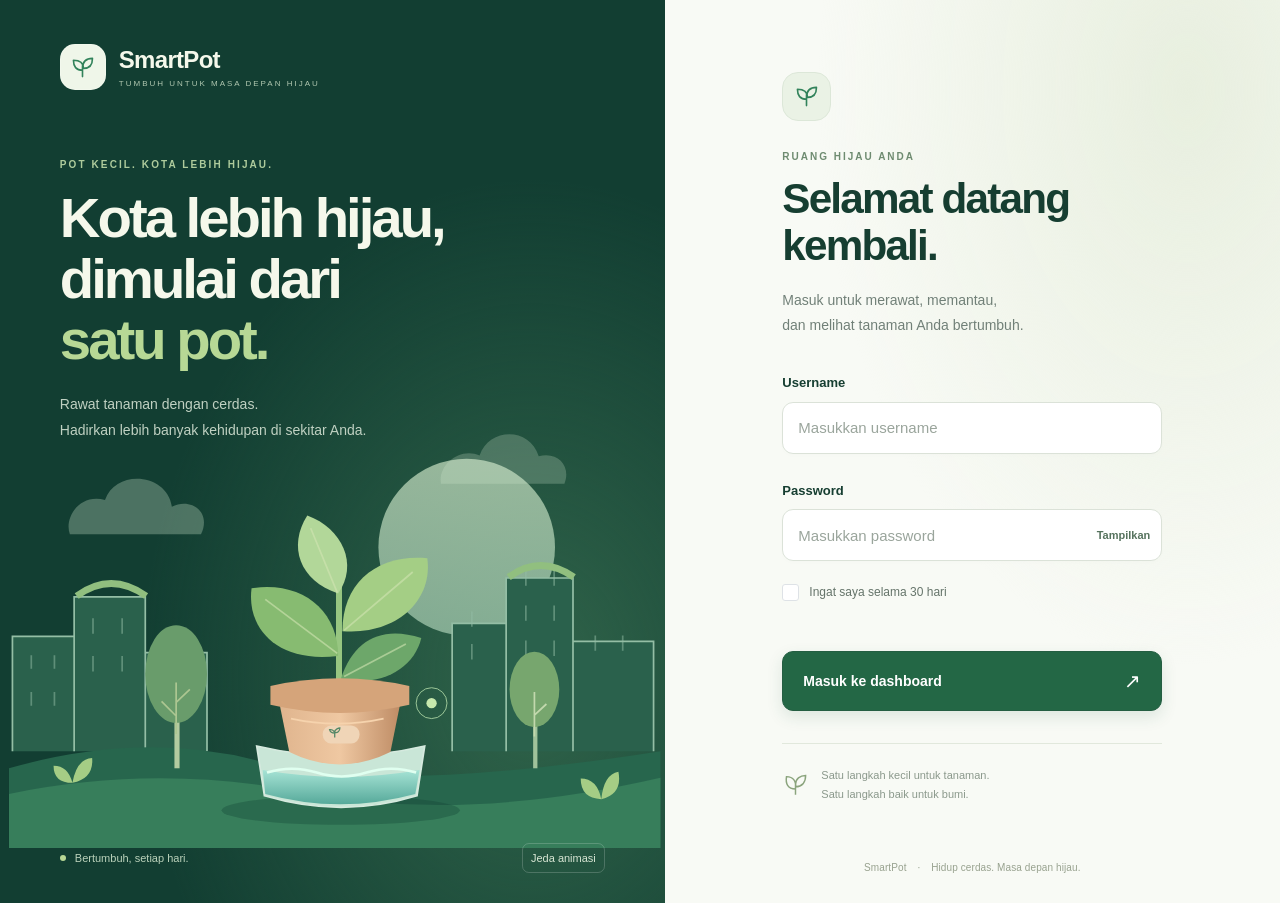
<file: index.html>
<!doctype html>
<html lang="id" data-auth-required>
<head>
  <meta charset="utf-8">
  <meta name="viewport" content="width=device-width, initial-scale=1">
  <meta name="theme-color" content="#f5f5f7">
  <link rel="icon" type="image/svg+xml" href="assets/smartpot-mark.svg">
  <meta http-equiv="Content-Security-Policy" content="default-src 'self'; style-src 'self' https://cdn.jsdelivr.net; script-src 'self' https://unpkg.com; img-src 'self' data:; connect-src 'self' wss: https://api.smartpotbinus.com; base-uri 'self'; form-action 'self'; object-src 'none'">
  <link rel="stylesheet" href="auth.css?v=1">
  <script src="auth.js?v=1"></script>
  <title>SmartPot — Ringkasan</title>
  <link href="https://cdn.jsdelivr.net/npm/bootstrap@5.3.8/dist/css/bootstrap.min.css" rel="stylesheet" integrity="sha384-sRIl4kxILFvY47J16cr9ZwB07vP4J8+LH7qKQnuqkuIAvNWLzeN8tE5YBujZqJLB" crossorigin="anonymous">
  <link rel="stylesheet" href="dashboard.css?v=mobile-bootstrap-3">
  <script src="https://unpkg.com/mqtt@5.16.1/dist/mqtt.min.js" crossorigin="anonymous" defer></script>
  <link rel="stylesheet" href="device.css?v=pump-visual-2">
  <link rel="stylesheet" href="export-pdf.css?v=1">
  <script src="export-pdf.js?v=ai-1" defer></script>
  <script src="dashboard.js?v=catalog-3" defer></script>
  <script src="pump-signal.js?v=2" defer></script>
  <script src="device.js?v=catalog-3" defer></script>
  <link rel="stylesheet" href="ai-dashboard.css?v=1">
  <script src="ai-dashboard.js?v=3" defer></script>
</head>
<body>
  <div class="app-shell">
    <aside class="sidebar" aria-label="Navigasi utama">
      <a class="brand" href="./" aria-label="SmartPot, halaman ringkasan">
        <span class="brand-mark" aria-hidden="true"><img src="assets/smartpot-mark.svg" alt=""></span>
        <span><strong>SmartPot</strong><small>Plant monitor</small></span>
      </a>
      <div class="nav-caption">RUANG KERJA</div>
      <nav class="main-nav">
        <a class="nav-item is-active" href="#ringkasan" aria-current="page"><span class="nav-icon" aria-hidden="true">◫</span> Ringkasan</a>
        <a class="nav-item" href="#sensor"><span class="nav-icon" aria-hidden="true">⌁</span> Sensor</a>
        <a class="nav-item" href="#perangkat"><span class="nav-icon" aria-hidden="true">⌂</span> Perangkat</a>
        <a class="nav-item" href="#grafik"><span class="nav-icon" aria-hidden="true">◷</span> Analisis tren</a>
        <a class="nav-item" href="#prediksi-ai"><span class="nav-icon" aria-hidden="true">✧</span> Prediksi AI</a>
        <a class="nav-item" href="live-demo.html"><span class="nav-icon" aria-hidden="true">◉</span> Demo real-time</a>
      </nav>
      <div class="sidebar-bottom">
        <div class="sidebar-foot">Pemantauan tanaman<br><span>Versi dashboard 1.0</span></div>
      </div>
    </aside>

    <main class="main-content" id="ringkasan">
      <header class="topbar">
        <div class="breadcrumb"><span>Ruang kerja</span><span class="slash">/</span><strong>Ringkasan</strong></div>
        <div class="topbar-right">
          <span class="source-badge" id="source-badge"><span class="status-dot"></span><span id="source-label">Memuat data</span></span>
          <button class="icon-button" id="refresh-button" type="button" aria-label="Muat ulang data" title="Muat ulang data"><svg viewBox="0 0 24 24" aria-hidden="true"><path d="M20 7v5h-5M4 17v-5h5M5.5 9a7 7 0 0 1 12-2L20 12M4 12l2.5 5a7 7 0 0 0 12-2"/></svg></button>
          <button class="logout-button" type="button" data-logout>Keluar</button>
        </div>
      </header>

      <div class="pdf-actions-bar"><button class="btn btn-outline-success pdf-export-button" id="export-pdf" type="button">Ekspor PDF ↗</button></div>

      <div class="device-workspace" id="koneksi" aria-label="Koneksi MQTT">
    <section class="connection-panel" aria-labelledby="connection-title">
      <div class="connection-copy"><p class="eyebrow">KONEKSI LANGSUNG</p><h2 id="connection-title">Hubungkan ke EMQX</h2><p>Profil web panel terisi otomatis dan koneksi akan dipulihkan saat halaman dibuka.</p></div>
      <form id="connection-form" class="connection-form">
        <label class="field profile-field"><span>Profil MQTT</span><select id="broker-profile"><option value="tdr2">TDR2</option><option value="web-panel">SmartPot Web Panel</option></select></label>
        <label class="field field-wide"><span>Alamat WebSocket aman</span><input class="form-control" id="broker-url" type="url" value="wss://af2f1247.ala.asia-southeast1.emqxsl.com:8084/mqtt" autocomplete="url" required></label>
        <label class="field"><span>Username EMQX</span><input class="form-control" id="broker-username" type="text" autocomplete="username"></label>
        <label class="field"><span>Password EMQX</span><input class="form-control" id="broker-password" type="password" autocomplete="current-password"></label>
        <div class="form-actions"><button class="button button-primary btn btn-success" id="connect-button" type="submit">Hubungkan</button><button class="button button-secondary btn btn-outline-secondary" id="disconnect-button" type="button" disabled>Putuskan</button><span id="connection-help" role="status">Gunakan user EMQX dengan izin baca topik SmartPot.</span></div>
      </form>
    </section>

      </div>

      <section class="page-heading" id="sensor">
        <div>
          <p class="eyebrow">SENIN, 26 OKTOBER 2026 <span class="eyebrow-separator">·</span> PEMANTAUAN HARIAN</p>
          <h1 id="welcome-title">Selamat pagi <span class="wave" aria-hidden="true">✳</span></h1>
          <p class="heading-subtitle">Kondisi tanaman Anda, sekilas.</p>
        </div>
      </section>

      <section class="card p-3 mb-3" aria-label="Filter riwayat sensor">
        <div class="row g-3 align-items-end">
          <div class="col-12 col-sm-6"><label for="history-source" class="form-label">Sumber data</label><select id="history-source" class="form-select"><option value="simulation">Simulasi · MySQL OVH</option><option value="device">Data alat · SmartPot 01</option></select></div>
          <div class="col-12 col-sm-6"><label for="history-hours" class="form-label">Periode riwayat</label><select id="history-hours" class="form-select"><option value="72">3 hari terakhir</option><option value="48">2 hari terakhir</option><option value="24">24 jam terakhir</option></select></div>
        </div>
        <p id="database-proof" class="mt-3 mb-1" role="status" aria-live="polite">Mengambil riwayat dari MySQL OVH…</p>
        <a id="history-json" class="text-link" href="https://api.smartpotbinus.com/telemetry?source=simulation&amp;hours=72" target="_blank" rel="noopener">Buka data JSON dari database ↗</a>
      </section>

      <div class="connection-note" id="connection-note" role="status" hidden></div>

      <section class="metrics-section" aria-labelledby="metrics-title">
        <div class="section-heading"><div><p class="eyebrow">SEKARANG</p><h2 id="metrics-title">Kondisi sensor</h2></div><span class="updated-label" id="updated-label">Menunggu pembaruan</span></div>
        <div class="metrics-grid">
          <article class="metric-card metric-soil card"><div class="metric-top"><span class="metric-name">Kelembapan tanah</span><span class="metric-symbol" aria-hidden="true">◉</span></div><div class="metric-reading"><strong id="metric-soil">—</strong><span>%</span></div><div class="metric-bottom"><span id="soil-note">Sensor tanah</span><svg class="sparkline" id="spark-soil" viewBox="0 0 112 34" aria-hidden="true"></svg></div></article>
          <article class="metric-card metric-temp card"><div class="metric-top"><span class="metric-name">Suhu</span><span class="metric-symbol" aria-hidden="true">⌁</span></div><div class="metric-reading"><strong id="metric-temp">—</strong><span>°C</span></div><div class="metric-bottom"><span>Lingkungan</span><svg class="sparkline" id="spark-temp" viewBox="0 0 112 34" aria-hidden="true"></svg></div></article>
          <article class="metric-card metric-humidity card"><div class="metric-top"><span class="metric-name">Kelembapan udara</span><span class="metric-symbol" aria-hidden="true">◌</span></div><div class="metric-reading"><strong id="metric-humidity">—</strong><span>%</span></div><div class="metric-bottom"><span>Relatif</span><svg class="sparkline" id="spark-humidity" viewBox="0 0 112 34" aria-hidden="true"></svg></div></article>
          <article class="metric-card metric-water card"><div class="metric-top"><span class="metric-name">Level air</span><span class="metric-symbol" aria-hidden="true">◡</span></div><div class="metric-reading"><strong id="metric-water">—</strong><span>%</span></div><div class="metric-bottom"><span id="water-note">Reservoir</span><svg class="sparkline" id="spark-water" viewBox="0 0 112 34" aria-hidden="true"></svg></div></article>
          <article class="metric-card metric-battery card"><div class="metric-top"><span class="metric-name">Baterai perangkat</span><span class="metric-symbol" aria-hidden="true">▰</span></div><div class="metric-reading"><strong id="metric-battery">—</strong><span>%</span></div><div class="metric-bottom"><span>SmartPot 01</span><svg class="sparkline" id="spark-battery" viewBox="0 0 112 34" aria-hidden="true"></svg></div></article>
        </div>
      </section>

      <section id="perangkat" class="device-workspace" aria-label="Perangkat, jadwal dan riwayat aktuator">
    <section class="page-heading">
      <div><p class="eyebrow">PERANGKAT · SMARTPOT 01</p><h2>Perangkat SmartPot</h2><p class="subtitle">Visualisasi aktuator dan jadwal yang mengikuti pesan langsung dari ESP32 melalui MQTT.</p></div>
      <span class="connection-badge is-offline" id="connection-badge"><span class="status-dot"></span><span id="connection-label">Belum terhubung</span></span>
    </section>

    <section class="device-grid" aria-label="Visualisasi SmartPot dan status perangkat">
      <article class="scene-panel">
        <div class="panel-heading"><div><p class="eyebrow">VISUALISASI PERANGKAT</p><h2>Grow light & penyiraman</h2></div><span class="device-chip"><span class="device-dot"></span>ESP32 · SmartPot 01</span></div>
        <div class="scene-wrap" id="scene-wrap">
          <div id="pump-visual-status" class="pump-visual-status" role="status" hidden></div>
          <svg class="device-scene" viewBox="0 0 800 560" role="img" aria-labelledby="scene-title scene-description">
            <title id="scene-title">Pot tanaman SmartPot dengan grow light dan reservoir air</title>
            <desc id="scene-description">Grow light berada di atas tanaman. Reservoir berada di bawah pot dan air mengalir saat pompa aktif.</desc>
            <defs>
              <linearGradient id="pot-gradient" x1="0" x2="1"><stop offset="0" stop-color="#bd805b"/><stop offset=".48" stop-color="#dfa986"/><stop offset="1" stop-color="#b97854"/></linearGradient>
              <linearGradient id="glass-gradient" x1="0" x2="1"><stop offset="0" stop-color="#dff4fa" stop-opacity=".74"/><stop offset=".5" stop-color="#fff" stop-opacity=".94"/><stop offset="1" stop-color="#cae9f2" stop-opacity=".82"/></linearGradient>
              <linearGradient id="water-gradient" x1="0" x2="0" y1="0" y2="1"><stop offset="0" stop-color="#77c8e8" stop-opacity=".82"/><stop offset="1" stop-color="#3197c7" stop-opacity=".92"/></linearGradient>
              <filter id="soft-glow" x="-80%" y="-80%" width="260%" height="260%"><feGaussianBlur stdDeviation="16"/></filter>
              <clipPath id="water-clip"><path d="M237 421 Q400 438 563 421 L548 500 Q400 524 252 500Z"/></clipPath>
            </defs>
            <ellipse class="scene-floor" cx="400" cy="520" rx="242" ry="20"/>
            <circle id="light-glow" cx="400" cy="186" r="166" fill="#f4dfa9" opacity=".12" filter="url(#soft-glow)"/>
            <g class="lamp">
              <path d="M310 54 Q400 35 490 54 L477 92 Q400 110 323 92Z" fill="#f7f7f8" stroke="#d9dadd" stroke-width="3"/>
              <path d="M326 87 Q400 101 474 87 L465 103 Q400 118 335 103Z" fill="#34383d"/>
              <g id="leds" fill="#f5df9a"><circle cx="351" cy="96" r="5"/><circle cx="375" cy="99" r="5"/><circle cx="400" cy="100" r="5"/><circle cx="425" cy="99" r="5"/><circle cx="449" cy="96" r="5"/></g>
              <path d="M400 53V24" stroke="#a7a9ae" stroke-width="4" stroke-linecap="round"/>
              <path d="M377 24H423" stroke="#a7a9ae" stroke-width="4" stroke-linecap="round"/>
            </g>
            <g class="light-rays" stroke="#edcf75" stroke-width="3" stroke-linecap="round"><path d="M345 127L321 222"/><path d="M374 131L362 230"/><path d="M400 134V232"/><path d="M426 131L438 230"/><path d="M455 127L479 222"/></g>
            <g class="plant">
              <path d="M400 338C400 290 399 228 400 166" fill="none" stroke="#557c5c" stroke-width="9" stroke-linecap="round"/>
              <path d="M398 270C361 239 326 220 292 219" fill="none" stroke="#628a66" stroke-width="6" stroke-linecap="round"/>
              <path d="M402 246C440 215 475 201 508 204" fill="none" stroke="#628a66" stroke-width="6" stroke-linecap="round"/>
              <path class="device-leaf leaf-left" d="M395 268C353 273 306 254 286 218C321 185 376 200 395 268Z" fill="#74a67b"/>
              <path class="device-leaf leaf-right" d="M404 245C428 197 473 176 515 201C503 245 458 266 404 245Z" fill="#5d9468"/>
              <path class="device-leaf leaf-upper-left" d="M397 203C367 188 355 151 376 123C408 143 418 174 397 203Z" fill="#8ab58a"/>
              <path class="device-leaf leaf-upper-right" d="M403 183C407 146 437 117 472 121C472 157 444 184 403 183Z" fill="#6fa376"/>
              <path class="device-leaf leaf-low-left" d="M397 319C359 335 323 323 306 292C335 268 378 281 397 319Z" fill="#729d71"/>
              <g class="veins" fill="none" stroke="#d6e5d1" stroke-opacity=".7" stroke-width="2"><path d="M395 267L303 222"/><path d="M405 244L506 205"/><path d="M398 202L379 129"/><path d="M403 182L466 126"/><path d="M397 319L313 296"/></g>
            </g>
            <g class="planter">
              <path d="M331 319H469L452 408Q400 426 348 408Z" fill="url(#pot-gradient)" stroke="#a96d4e" stroke-width="3"/>
              <path d="M323 310Q400 300 477 310L471 333Q400 343 329 333Z" fill="#bd805c" stroke="#a96d4e" stroke-width="3"/>
              <path d="M344 341Q400 351 456 341" fill="none" stroke="#efc9a8" stroke-opacity=".68" stroke-width="3"/>
              <path d="M356 388Q400 399 444 388" fill="none" stroke="#a96d4e" stroke-opacity=".45" stroke-width="3"/>
            </g>
            <g class="reservoir">
              <path d="M237 421Q400 438 563 421L548 500Q400 524 252 500Z" fill="url(#glass-gradient)" stroke="#b6d6e0" stroke-width="3"/>
              <rect id="reservoir-fill" x="240" y="454" width="320" height="60" fill="url(#water-gradient)" clip-path="url(#water-clip)"/>
              <path id="reservoir-wave" d="M246 455Q290 445 335 455T424 455T513 455T559 455" fill="none" stroke="#c8f1ff" stroke-width="3" opacity=".9"/>
              <path d="M270 474Q400 489 530 474" fill="none" stroke="#e8fbff" stroke-opacity=".68" stroke-width="2"/>
              <path d="M243 421Q400 438 557 421" fill="none" stroke="#fff" stroke-width="6" stroke-linecap="round"/>
            </g>
            <g class="pump-tube" fill="none" stroke="#759ba9" stroke-width="9" stroke-linecap="round" stroke-linejoin="round"><path d="M529 452V300Q529 284 513 284H455"/><path class="water-flow" d="M529 452V300Q529 284 513 284H455"/></g>
            <circle class="pump-nozzle" cx="451" cy="284" r="7" fill="#759ba9"/>
            <path class="water-jet" d="M451 291V314" fill="none" stroke="#1689d1" stroke-width="6" stroke-linecap="round"/><g class="flow-drops" fill="#1689d1"><circle class="drop drop-one" cx="451" cy="296" r="7"/><circle class="drop drop-two" cx="451" cy="303" r="4"/><circle class="drop drop-three" cx="451" cy="310" r="3"/></g>
            <g class="esp32-module" aria-label="Modul ESP32 yang terhubung ke SmartPot">
              <path d="M555 274H586V296H537V356H555" fill="none" stroke="#688b78" stroke-width="3" stroke-dasharray="5 5"/>
              <rect x="584" y="278" width="128" height="82" rx="10" fill="#376e5a" stroke="#285444" stroke-width="3"/>
              <rect x="599" y="292" width="49" height="47" rx="4" fill="#263a36"/>
              <path d="M610 300v31m8-31v31m8-31v31m8-31v31" stroke="#9ab3a7" stroke-width="2"/>
              <path d="M585 289h-7m7 9h-7m7 9h-7m7 9h-7m7 9h-7m7 9h-7m134-42h7m-7 9h7m-7 9h7m-7 9h7m-7 9h7" stroke="#d1b77d" stroke-width="3" stroke-linecap="round"/>
              <circle cx="681" cy="299" r="4" fill="#80d5a0"/>
              <text x="674" y="323" text-anchor="middle" fill="#eff8f2" font-size="11" font-weight="700">ESP32</text>
              <text x="674" y="340" text-anchor="middle" fill="#c6dcd0" font-size="7" letter-spacing="1">SMARTPOT · MQTT</text>
              <path d="M584 348H558V386H538" fill="none" stroke="#759ba9" stroke-width="3" stroke-dasharray="5 5"/>
            </g>
            <text x="400" y="548" text-anchor="middle" class="scene-caption">RESERVOIR AIR · <tspan id="scene-water-level">—%</tspan></text>
          </svg>
        <div class="scene-legend"><span><i class="legend-light"></i><span id="light-state">Menunggu status grow light</span></span><span><i class="legend-pump"></i><span id="pump-state">Menunggu status pompa</span></span></div>
        </div>
        <div class="flow-preview-actions"><button id="preview-water-flow" class="btn btn-outline-primary" type="button">Pratinjau aliran · 5 detik</button><small>Hanya visualisasi. Tidak mengirim perintah ke alat.</small></div>
      </article>

      <aside class="status-column">
        <article class="status-panel light-status-panel"><div class="panel-heading"><div><p class="eyebrow">GROW LIGHT</p><h2 id="light-heading">Menunggu data</h2></div><span class="state-icon light-icon" aria-hidden="true">✳</span></div><div class="color-preview"><span id="color-chip"></span><div><strong id="rgb-value">RGB —</strong><small id="light-status-note">Status akan muncul dari MQTT</small></div></div><div class="rgb-bars"><div><span>R</span><i><b id="rgb-red-bar"></b></i><strong id="rgb-red-value">—</strong></div><div><span>G</span><i><b id="rgb-green-bar"></b></i><strong id="rgb-green-value">—</strong></div><div><span>B</span><i><b id="rgb-blue-bar"></b></i><strong id="rgb-blue-value">—</strong></div></div></article>
        <article class="status-panel pump-status-panel" id="water-status-panel"><div class="panel-heading"><div><p class="eyebrow">POMPA AIR</p><h2 id="pump-heading">Menunggu data</h2></div><span class="state-icon pump-icon" aria-hidden="true">⌁</span></div><p id="pump-description">Aliran visual aktif saat pesan pompa ON diterima dari MQTT.</p><div class="pump-meta"><span>Level reservoir</span><strong id="water-value">—%</strong></div><div class="water-meter"><span id="water-meter-fill"></span></div><p class="water-warning" id="water-warning" aria-live="polite"></p></article>
        <article class="status-panel last-message-panel"><p class="eyebrow">AKTIVITAS MQTT TERAKHIR</p><strong id="last-topic">Belum ada pesan</strong><small id="last-message-time">—</small></article>
      </aside>
    </section>

      <section class="chart-card card" id="grafik" aria-labelledby="chart-title">
        <div class="chart-header">
          <div><p class="eyebrow">TREN SENSOR</p><h2 id="chart-title">Kelembapan tanah <span class="chart-current" id="chart-current">—</span></h2><p class="chart-subtitle" id="chart-period">24 jam terakhir · interval 1 menit</p></div>
          <div class="chart-controls" role="group" aria-label="Pilih parameter grafik">
            <button class="chart-tab is-selected" data-metric="soil_moisture" type="button" aria-pressed="true">Tanah</button>
            <button class="chart-tab" data-metric="temperature" type="button" aria-pressed="false">Suhu</button>
            <button class="chart-tab" data-metric="humidity" type="button" aria-pressed="false">Udara</button>
            <button class="chart-tab" data-metric="water_level" type="button" aria-pressed="false">Air</button>
          </div>
        </div>
        <div class="chart-wrap"><svg id="trend-chart" viewBox="0 0 1000 270" role="img" aria-label="Grafik perubahan kelembapan tanah selama 24 jam"></svg></div>
        <div class="chart-axis"><span id="axis-start">—</span><span id="axis-quarter1">—</span><span id="axis-mid">—</span><span id="axis-quarter3">—</span><span id="axis-end">—</span></div>
        <div class="simulation-bar" id="simulation-bar">
          <button class="play-button" id="play-button" type="button" aria-label="Putar riwayat dalam 1 menit" title="Putar riwayat dalam 1 menit"><svg viewBox="0 0 24 24" aria-hidden="true"><path d="m8 5 11 7-11 7z"/></svg></button>
          <div class="simulation-info"><strong>Putar riwayat</strong><span id="simulation-label">Putar riwayat dalam 1 menit</span></div>
          <input id="timeline" type="range" min="0" max="1439" value="1439" aria-label="Posisi waktu riwayat" aria-valuetext="Sekarang">
          <span class="timeline-time" id="timeline-time">—</span>
        </div>
      </section>

    <section class="ai-panel" id="prediksi-ai" aria-labelledby="ai-title">
      <div class="ai-heading"><div><p class="eyebrow">PREDIKSI & PENJADWALAN</p><h2 id="ai-title">Asisten penyiraman AI</h2></div><button id="ai-refresh" class="btn btn-outline-success" type="button">Muat ulang AI</button></div>
      <p class="ai-note">Mengikuti profil MQTT dan sumber data di bagian Sensor. Model memakai hingga 14 hari data pada interval lima menit. Jadwal rekomendasi dibuat oleh worker server dan tetap tersimpan saat browser ditutup.</p>
      <p id="ai-error" class="ai-error" role="status" hidden></p>
      <div id="ai-results" hidden>
        <p id="ai-summary" class="ai-warning"></p>
        <div class="ai-stats"><div class="ai-stat"><span>Status model</span><strong id="ai-model-state">—</strong></div><div class="ai-stat"><span>Data latihan tersedia</span><strong id="ai-data-count">—</strong></div><div class="ai-stat"><span>Usulan waktu · satu kali</span><strong id="ai-next-time">—</strong></div></div>
        <h3>Enam tahap pengolahan</h3>
        <ol class="ai-steps"><li>Sensor → MySQL<small id="ai-flow-1"></small></li><li>Arsip perawatan<small id="ai-flow-2"></small></li><li>Belajar dari riwayat<small id="ai-flow-3"></small></li><li>Prediksi 30 / 60 / 120 menit<small id="ai-flow-4"></small></li><li>Simpan jadwal rekomendasi<small id="ai-flow-5"></small></li><li>Periksa kondisi kembali<small id="ai-flow-6"></small></li></ol>
        <p id="ai-model-note" class="ai-note"></p>
        <h3 id="ai-observed-title">Waktu event · 24 jam terakhir</h3>
        <p id="ai-observed-note" class="ai-note"></p>
        <div class="ai-table-wrap" tabindex="0" role="region" aria-labelledby="ai-observed-title"><table><thead><tr><th scope="col">Waktu WIB</th><th scope="col">Aksi</th><th scope="col">Bukti event</th></tr></thead><tbody id="ai-observed-rows"></tbody></table></div>
        <nav class="d-flex justify-content-between align-items-center gap-2 mt-2" aria-label="Halaman waktu event"><button id="ai-events-prev" type="button" class="btn btn-outline-success">Sebelumnya</button><span id="ai-events-page"></span><button id="ai-events-next" type="button" class="btn btn-outline-success">Berikutnya</button></nav>
        <h3 id="ai-tomorrow-title">Rekomendasi jadwal besok</h3>
        <p id="ai-tomorrow-note" class="ai-warning"></p>
        <div class="ai-table-wrap" tabindex="0" role="region" aria-labelledby="ai-tomorrow-title"><table><thead><tr><th scope="col">Jam WIB</th><th scope="col">Aksi</th><th scope="col">Event pendukung</th><th scope="col">Status</th><th scope="col">Alasan</th></tr></thead><tbody id="ai-daily-plan-rows"></tbody></table></div>
        <h3 id="ai-forecast-title">Prediksi kelembapan tanah</h3>
        <div class="ai-chart-wrap" tabindex="0" role="region" aria-label="Grafik prediksi, geser ke samping pada ponsel"><svg id="ai-chart" class="ai-chart" viewBox="0 0 800 230" role="img" aria-label="Prediksi kelembapan tanah" hidden></svg></div>
        <p class="ai-note">Titik pertama: sensor terakhir. Garis putus-putus: prediksi. MAE model / pembanding menunjukkan kesalahan pada data uji setelah data latihan; semakin kecil semakin baik. Pembanding mempertahankan nilai sensor terakhir.</p>
        <div class="ai-table-wrap" tabindex="0" role="region" aria-labelledby="ai-forecast-title"><table class="ai-prediction-table"><thead><tr><th scope="col">Horizon</th><th scope="col">Waktu WIB</th><th scope="col">Prediksi tanah</th><th scope="col">MAE model / pembanding</th><th scope="col">Kelayakan</th></tr></thead><tbody id="ai-forecast-rows"></tbody></table></div>
        <h3 id="ai-schedules-title">Evaluasi penyiraman · 30–120 menit</h3><p id="ai-calibration-note" class="ai-note"></p>
        <div class="ai-table-wrap" tabindex="0" role="region" aria-labelledby="ai-schedules-title"><table><thead><tr><th scope="col">Catatan</th><th scope="col">Usulan waktu WIB</th><th scope="col">Status</th><th scope="col">Alasan</th></tr></thead><tbody id="ai-schedule-rows"></tbody></table></div>
        <h3 id="ai-evaluation-title">Prediksi vs sensor aktual · 3 hari</h3>
        <div class="ai-table-wrap" tabindex="0" role="region" aria-labelledby="ai-evaluation-title"><table><thead><tr><th scope="col">Horizon</th><th scope="col">Jumlah pasangan</th><th scope="col">MAE aktual</th></tr></thead><tbody id="ai-evaluation-rows"></tbody></table></div>
        <p id="ai-proof" class="ai-proof"></p>
      </div>
    </section>

    <section class="schedule-panel card" aria-labelledby="schedule-title"><div class="panel-heading"><div><p class="eyebrow">SINKRONISASI PERANGKAT</p><h2 id="schedule-title">Jadwal harian</h2></div><span class="schedule-source" id="schedule-source">Menunggu snapshot MQTT</span></div><div class="table-wrap" tabindex="0" role="region" aria-labelledby="schedule-title"><table class="table table-hover"><thead><tr><th scope="col">Waktu (WIB)</th><th scope="col">Aksi</th><th scope="col">Sumber / status</th><th scope="col">Durasi pompa</th><th scope="col">Grow light</th></tr></thead><tbody id="schedule-rows"><tr><td colspan="5" class="empty-row">Memuat jadwal Smartport.</td></tr></tbody></table></div><p class="schedule-footnote">Android dan dashboard membaca jadwal dari database Smartport. Jadwal manual diteruskan ke alat melalui MQTT. Usulan AI menunggu kalibrasi dan belum menjalankan alat.</p></section>
    <div class="row g-3 mt-0" aria-label="Riwayat penyiraman dan grow light">
      <div class="col-12 col-xl-6 d-flex">
    <section class="schedule-panel history-panel flex-fill overflow-hidden mt-0" aria-labelledby="watering-history-title"><div class="panel-heading"><div><p class="eyebrow">RIWAYAT · 3 HARI</p><h2 id="watering-history-title">Penyiraman</h2></div><span class="schedule-source" id="watering-history-count">0 catatan</span></div><div class="table-wrap"><table class="table table-hover"><thead><tr><th scope="col">Waktu (WIB)</th><th>Pemicu</th><th>Level air</th><th>Hasil</th></tr></thead><tbody id="watering-history-rows"><tr><td colspan="4" class="empty-row">Belum ada riwayat penyiraman.</td></tr></tbody></table></div><nav class="history-pagination" id="watering-history-pagination" aria-label="Halaman riwayat penyiraman" hidden><button class="button button-secondary btn btn-outline-secondary" id="watering-history-prev" type="button">Sebelumnya</button><span id="watering-history-page" aria-live="polite">Halaman 1 dari 1</span><button class="button button-secondary btn btn-outline-secondary" id="watering-history-next" type="button">Berikutnya</button></nav><p class="schedule-footnote">Termasuk waktu pengguna menekan Pump dan percobaan yang tertahan karena air rendah.</p></section>
      </div>
      <div class="col-12 col-xl-6 d-flex">
    <section class="schedule-panel history-panel flex-fill overflow-hidden mt-0" aria-labelledby="grow-light-history-title"><div class="panel-heading"><div><p class="eyebrow">RIWAYAT · 3 HARI</p><h2 id="grow-light-history-title">Grow light</h2></div><span class="schedule-source" id="grow-light-history-count">0 catatan</span></div><div class="table-wrap"><table class="table table-hover"><thead><tr><th scope="col">Waktu (WIB)</th><th>Kondisi</th><th>Warna RGB</th></tr></thead><tbody id="grow-light-history-rows"><tr><td colspan="3" class="empty-row">Belum ada riwayat grow light.</td></tr></tbody></table></div><nav class="history-pagination" id="grow-light-history-pagination" aria-label="Halaman riwayat grow light" hidden><button class="button button-secondary btn btn-outline-secondary" id="grow-light-history-prev" type="button">Sebelumnya</button><span id="grow-light-history-page" aria-live="polite">Halaman 1 dari 1</span><button class="button button-secondary btn btn-outline-secondary" id="grow-light-history-next" type="button">Berikutnya</button></nav><p class="schedule-footnote">Riwayat mencatat perubahan on/off dari aplikasi Android beserta warna lampu saat itu.</p></section>
      </div>
    </div>
      </section>

      <section class="chart-card card" aria-labelledby="sensor-history-title">
        <h2 id="sensor-history-title">Riwayat data sensor</h2>
        <p id="sensor-history-count" class="text-secondary" role="status">Menunggu database</p>
        <div class="table-responsive"><table class="table table-hover align-middle text-nowrap"><thead><tr><th scope="col">Waktu WIB</th><th scope="col">Suhu °C</th><th scope="col">Udara %</th><th scope="col">Tanah %</th><th scope="col">Air %</th><th scope="col">Baterai %</th></tr></thead><tbody id="sensor-history-rows"></tbody></table></div>
        <nav class="d-flex align-items-center justify-content-between gap-2" aria-label="Halaman riwayat sensor"><button id="history-prev" class="btn btn-outline-success" type="button">Sebelumnya</button><span id="history-page" aria-live="polite">—</span><button id="history-next" class="btn btn-outline-success" type="button">Berikutnya</button></nav>
      </section>

      <section class="chart-card watering-chart-card card" aria-labelledby="watering-chart-title">
        <div class="chart-header">
          <div><p class="eyebrow">AKTIVITAS PERANGKAT · MQTT</p><h2 id="watering-chart-title">Riwayat penyiraman <span class="chart-current" id="watering-total">— tindakan</span></h2><p class="chart-subtitle" id="watering-chart-period">Jumlah penyiraman per jam · 24 jam terakhir · WIB</p></div>
          <span class="source-badge is-preview" id="watering-history-source"><span class="status-dot"></span><span id="watering-history-source-label">Menunggu riwayat MQTT</span></span>
        </div>
        <div class="watering-legend" aria-label="Keterangan grafik"><span><i class="watering-success-key"></i>Sukses menyiram</span><span><i class="watering-low-key"></i>Air rendah (≤20%)</span></div>
        <div class="chart-wrap watering-chart-wrap"><svg id="watering-chart" viewBox="0 0 1000 240" role="img" aria-label="Grafik riwayat penyiraman menunggu data perangkat"></svg></div>
        <p class="chart-subtitle watering-chart-summary" id="watering-chart-summary" role="status" aria-live="polite">Grafik menampilkan catatan aktual dari perangkat SmartPot.</p>
      </section>

      <section class="bottom-grid" id="riwayat">
        <article class="insight-card"><div class="insight-icon insight-water" aria-hidden="true">⌁</div><div><p class="eyebrow">RINGKASAN</p><h3 id="insight-title">Pola penyiraman</h3><p id="insight-description">Perubahan kelembapan tanah akan dirangkum dari data sensor.</p></div></article>
        <article class="insight-card"><div class="insight-icon insight-battery" aria-hidden="true">▰</div><div><p class="eyebrow">PERANGKAT</p><h3 id="device-state">Siap dipantau</h3><p id="device-description">Status koneksi dan waktu data terbaru akan muncul di sini.</p></div></article>
      </section>

      <footer class="page-footer"><span>SmartPot · Pemantauan tanaman</span><span>Data ditampilkan dalam zona waktu WIB</span></footer>
      <div class="notice" id="notice" role="status" aria-live="polite" hidden></div>
    </main>
  </div>
  <dialog id="pdf-export" class="pdf-export" aria-labelledby="pdf-title" aria-describedby="pdf-report-info">
    <header class="pdf-toolbar"><div><strong id="pdf-title">Pratinjau laporan PDF</strong><p id="pdf-report-info"></p></div><div class="pdf-toolbar-actions"><button id="pdf-close" class="btn btn-outline-secondary" type="button">Tutup</button><button id="pdf-save" class="btn btn-success" type="button" autofocus>Simpan sebagai PDF</button></div></header>
    <article id="pdf-report" class="pdf-report"></article>
  </dialog>
</body>
</html>
</file>
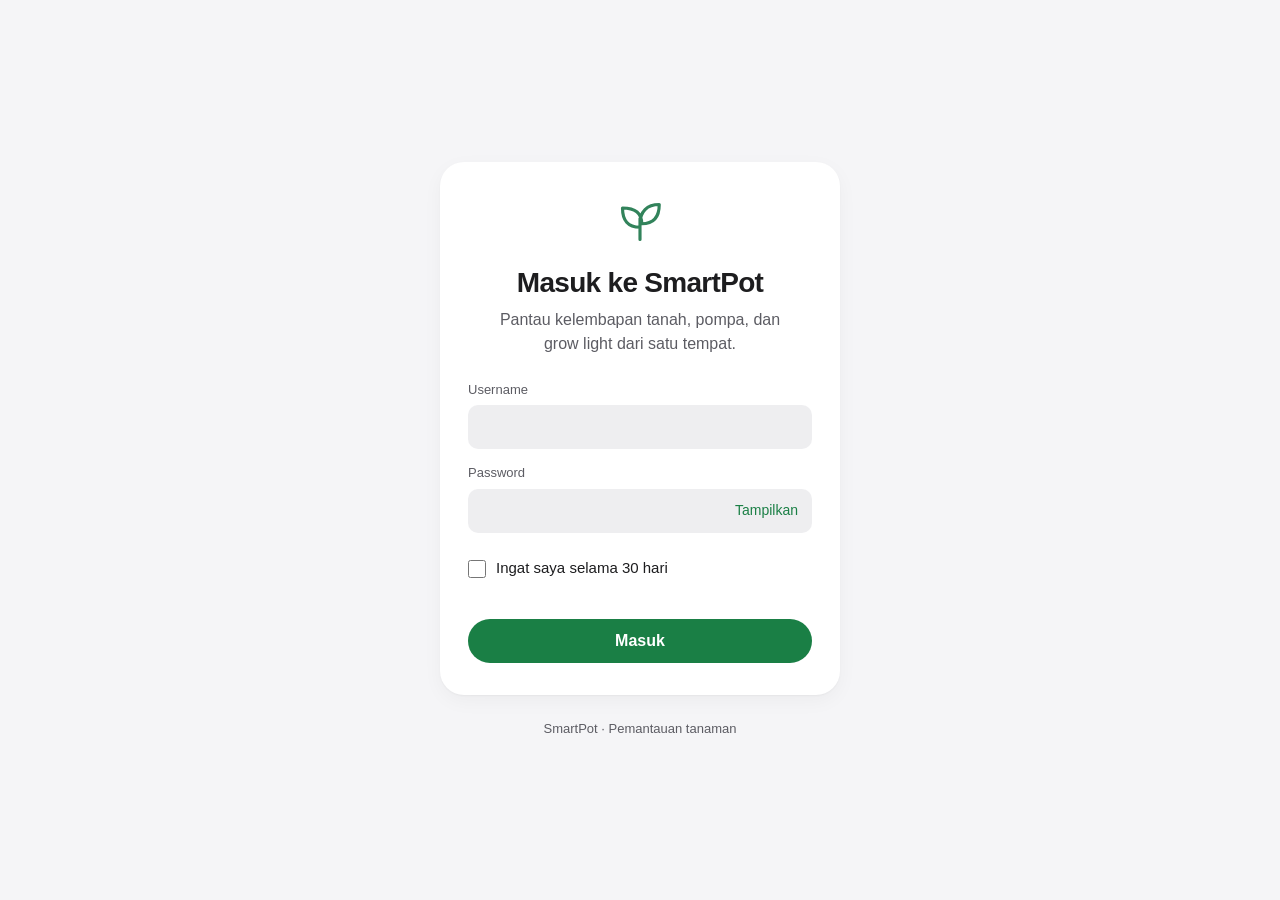
<file: v2/index.html>
<!doctype html>
<html lang="id" data-auth-required>
<head>
  <meta charset="utf-8">
  <meta name="viewport" content="width=device-width, initial-scale=1, viewport-fit=cover">
  <meta name="color-scheme" content="light dark">
  <meta name="theme-color" content="#f5f5f7" media="(prefers-color-scheme: light)">
  <meta name="theme-color" content="#000000" media="(prefers-color-scheme: dark)">
  <link rel="icon" type="image/svg+xml" href="assets/smartpot-mark.svg">
  <meta http-equiv="Content-Security-Policy" content="default-src 'self'; style-src 'self'; script-src 'self' https://unpkg.com; img-src 'self' data:; connect-src 'self' wss: https://api.smartpotbinus.com; base-uri 'self'; form-action 'self'; object-src 'none'">
  <link rel="stylesheet" href="auth.css?v=1">
  <script src="auth.js?v=1"></script>
  <title>SmartPot — Ringkasan</title>
  <link rel="stylesheet" href="app.css?v=2">
  <link rel="stylesheet" href="export-pdf.css?v=2">
  <script src="https://unpkg.com/mqtt@5.16.1/dist/mqtt.min.js" crossorigin="anonymous" defer></script>
  <script src="csv-core.js?v=1" defer></script>
  <script src="segmented.js?v=1" defer></script>
  <script src="export-pdf.js?v=4" defer></script>
  <script src="dashboard.js?v=4" defer></script>
  <script src="pump-signal.js?v=2" defer></script>
  <script src="device.js?v=3" defer></script>
  <script src="ai-dashboard.js?v=4" defer></script>
  <script src="comparison-view.js?v=3" defer></script>
  <script src="export-csv.js?v=2" defer></script>
</head>
<body>
  <a class="skip-link" href="#ringkasan">Langsung ke konten</a>
  <div class="app-shell">
    <header class="app-header">
      <div class="header-inner">
        <a class="brand" href="./" aria-label="SmartPot, ringkasan">
          <img src="assets/smartpot-mark.svg" alt="" width="28" height="28">
          <span>SmartPot</span>
        </a>
        <nav class="header-nav" aria-label="Bagian halaman">
          <a href="#ringkasan">Ringkasan</a>
          <a href="#grafik">Tren</a>
          <a href="#prediksi-ai">AI</a>
          <a href="#perangkat">Perangkat</a>
          <a href="#data">Data</a>
          <a href="live-demo.html">Demo</a>
        </nav>
        <div class="header-actions">
          <span class="pill is-offline" id="connection-badge" title="Status koneksi MQTT"><span class="status-dot" aria-hidden="true"></span><span id="connection-label">Belum terhubung</span></span>
          <button class="icon-button" id="refresh-button" type="button" aria-label="Muat ulang data" title="Muat ulang data"><svg viewBox="0 0 24 24" aria-hidden="true"><path d="M20 7v5h-5M4 17v-5h5M5.5 9a7 7 0 0 1 12-2L20 12M4 12l2.5 5a7 7 0 0 0 12-2"/></svg></button>
          <button class="button button-plain logout-button" type="button" data-logout>Keluar</button>
        </div>
      </div>
    </header>

    <main class="page" id="ringkasan" tabindex="-1">
      <section class="hero" id="sensor" aria-labelledby="welcome-title">
        <div>
          <p class="eyebrow">Hari ini<span aria-hidden="true"> · </span>WIB</p>
          <h1 id="welcome-title">Selamat datang</h1>
          <p class="lead">Kondisi pot SmartPot dari sensor, MQTT, dan database Smartport.</p>
        </div>
        <div class="hero-actions">
          <button class="button button-secondary" id="export-csv" type="button">Ekspor CSV</button>
          <button class="button button-secondary pdf-export-button" id="export-pdf" type="button">Ekspor PDF</button>
        </div>
      </section>

      <section class="card controls" aria-label="Pilihan data">
        <div class="control">
          <label class="control-label" for="broker-profile">Profil</label>
          <select id="broker-profile" class="select"><option value="tdr2">TDR2</option><option value="web-panel">SmartPot Web Panel</option></select>
        </div>
        <div class="control">
          <span class="control-label" id="source-segment-label">Sumber</span>
          <div class="segmented" role="radiogroup" aria-labelledby="source-segment-label" data-segment-for="history-source">
            <label><input type="radio" name="segment-source" value="device"><span>Alat</span></label>
            <label><input type="radio" name="segment-source" value="simulation"><span>Simulasi</span></label>
          </div>
          <select id="history-source" hidden><option value="simulation">Simulasi · MySQL OVH</option><option value="device">Data alat · SmartPot 01</option></select>
          <label class="fill-toggle" id="history-fill-wrap" hidden><input type="checkbox" id="history-fill"> Sertakan isian simulasi</label>
        </div>
        <div class="control">
          <span class="control-label" id="hours-segment-label">Periode</span>
          <div class="segmented" role="radiogroup" aria-labelledby="hours-segment-label" data-segment-for="history-hours">
            <label><input type="radio" name="segment-hours" value="24"><span>24 jam</span></label>
            <label><input type="radio" name="segment-hours" value="48"><span>2 hari</span></label>
            <label><input type="radio" name="segment-hours" value="72"><span>3 hari</span></label>
          </div>
          <select id="history-hours" hidden><option value="72">3 hari terakhir</option><option value="48">2 hari terakhir</option><option value="24">24 jam terakhir</option></select>
        </div>
        <div class="controls-status">
          <span class="pill is-preview" id="source-badge"><span class="status-dot" aria-hidden="true"></span><span id="source-label">Memuat data</span></span>
          <p id="database-proof" class="caption" role="status" aria-live="polite">Mengambil riwayat dari MySQL OVH…</p>
          <p class="caption" id="connection-note" role="status" hidden></p>
          <a id="history-json" class="caption link" href="https://api.smartpotbinus.com/telemetry?source=simulation&amp;hours=72" target="_blank" rel="noopener">Data JSON ↗</a>
        </div>
      </section>

      <section class="section" aria-labelledby="metrics-title">
        <div class="section-head">
          <h2 id="metrics-title">Sekarang</h2>
          <span class="caption" id="updated-label">Menunggu pembaruan</span>
        </div>
        <div class="metrics">
          <article class="card metric"><span class="metric-name">Tanah</span><p class="metric-value"><strong id="metric-soil">—</strong><span>%</span></p><span class="caption" id="soil-note">Sensor tanah</span><svg class="sparkline" preserveAspectRatio="none" id="spark-soil" viewBox="0 0 112 34" aria-hidden="true"></svg></article>
          <article class="card metric"><span class="metric-name">Suhu</span><p class="metric-value"><strong id="metric-temp">—</strong><span>°C</span></p><span class="caption">Lingkungan</span><svg class="sparkline" preserveAspectRatio="none" id="spark-temp" viewBox="0 0 112 34" aria-hidden="true"></svg></article>
          <article class="card metric"><span class="metric-name">Udara</span><p class="metric-value"><strong id="metric-humidity">—</strong><span>%</span></p><span class="caption">Kelembapan relatif</span><svg class="sparkline" preserveAspectRatio="none" id="spark-humidity" viewBox="0 0 112 34" aria-hidden="true"></svg></article>
          <article class="card metric"><span class="metric-name">Air</span><p class="metric-value"><strong id="metric-water">—</strong><span>%</span></p><span class="caption" id="water-note">Reservoir</span><svg class="sparkline" preserveAspectRatio="none" id="spark-water" viewBox="0 0 112 34" aria-hidden="true"></svg></article>
          <article class="card metric"><span class="metric-name">Baterai</span><p class="metric-value"><strong id="metric-battery">—</strong><span>%</span></p><span class="caption">Perangkat</span><svg class="sparkline" preserveAspectRatio="none" id="spark-battery" viewBox="0 0 112 34" aria-hidden="true"></svg></article>
        </div>
      </section>

      <section class="section" id="grafik" aria-labelledby="chart-title">
        <div class="card chart-card">
          <div class="chart-head">
            <div>
              <h2 id="chart-title">Kelembapan tanah <span class="chart-current" id="chart-current">—</span></h2>
              <p class="caption" id="chart-period">24 jam terakhir · interval 1 menit</p>
            </div>
            <div class="segmented segmented-buttons" role="group" aria-label="Parameter grafik">
              <button class="chart-tab is-selected" data-metric="soil_moisture" type="button" aria-pressed="true">Tanah</button>
              <button class="chart-tab" data-metric="temperature" type="button" aria-pressed="false">Suhu</button>
              <button class="chart-tab" data-metric="humidity" type="button" aria-pressed="false">Udara</button>
              <button class="chart-tab" data-metric="water_level" type="button" aria-pressed="false">Air</button>
            </div>
          </div>
          <div class="chart-scroll" data-scroll-end tabindex="0" role="region" aria-label="Grafik tren, dapat digeser ke samping pada layar kecil">
            <svg id="trend-chart" class="wide-chart" viewBox="0 0 1000 270" role="img" aria-label="Grafik perubahan kelembapan tanah"></svg>
            <div class="chart-axis"><span id="axis-start">—</span><span id="axis-quarter1">—</span><span id="axis-mid">—</span><span id="axis-quarter3">—</span><span id="axis-end">—</span></div>
          </div>
          <div class="playback" id="simulation-bar">
            <button class="icon-button play-button" id="play-button" type="button" aria-label="Putar riwayat dalam 1 menit" title="Putar riwayat dalam 1 menit"><svg viewBox="0 0 24 24" aria-hidden="true"><path class="icon-play" d="m8 5 11 7-11 7z"/><path class="icon-pause" d="M7 5h4v14H7zM13 5h4v14h-4z"/></svg></button>
            <span class="sr-only" id="simulation-label">Putar riwayat dalam 1 menit</span>
            <input id="timeline" type="range" min="0" max="1439" value="1439" aria-label="Posisi waktu riwayat" aria-valuetext="Sekarang">
            <span class="timeline-time" id="timeline-time">—</span>
          </div>
          <div class="insights">
            <p><strong id="insight-title">Pola penyiraman</strong> <span id="insight-description">Perubahan kelembapan tanah akan dirangkum dari data sensor.</span></p>
            <p><strong id="device-state">Siap dipantau</strong> <span id="device-description">Status koneksi dan waktu data terbaru akan muncul di sini.</span></p>
          </div>
        </div>
      </section>

      <section class="section" id="prediksi-ai" aria-labelledby="ai-title">
        <div class="section-head">
          <div>
            <h2 id="ai-title">Prediksi AI</h2>
            <p class="section-sub">Mode bayangan: perangkat lunak tidak pernah menyalakan pompa. Profil dan sumber mengikuti pilihan di atas.</p>
          </div>
          <button id="ai-refresh" class="button button-plain" type="button">Muat ulang</button>
        </div>
        <p id="ai-error" class="banner banner-error" role="status" hidden></p>
        <div id="ai-results" hidden>
          <p id="ai-summary" class="banner"></p>

          <div class="compare" aria-labelledby="compare-title">
            <h3 id="compare-title">Aturan sensor vs prediksi AI</h3>
            <p class="section-sub" id="compare-intro">Hari pertama memakai aturan ambang tanah pada data sensor nyata. Hari kedua memakai model yang hanya dilatih dengan data sampai akhir hari pertama.</p>
            <div class="card empty-state" id="compare-empty"><strong>Perbandingan belum tersedia</strong><span id="compare-empty-reason">Menunggu hasil worker untuk profil dan sumber ini.</span></div>
            <div id="compare-body" hidden>
              <div class="verdict" id="compare-verdict" role="status"><span class="verdict-badge" id="compare-verdict-badge">—</span><p id="compare-verdict-text"></p></div>
              <div class="compare-grid">
                <article class="card day-card" id="compare-rule" aria-labelledby="compare-rule-title"></article>
                <article class="card day-card" id="compare-ai" aria-labelledby="compare-ai-title"></article>
              </div>
              <figure class="card compare-chart-card">
                <figcaption><strong id="compare-chart-title">Kelembapan tanah · prediksi vs aktual</strong><span class="caption" id="compare-chart-caption"></span></figcaption>
                <div class="legend" aria-hidden="true">
                  <span><i class="key key-actual"></i>Aktual</span>
                  <span><i class="key key-ai"></i>Prediksi AI</span>
                  <span><i class="key key-threshold"></i>Ambang</span>
                  <span><i class="key key-dot-ai"></i>Siram AI</span>
                  <span><i class="key key-dot-rule"></i>Siram aturan (data nyata)</span>
                </div>
                <div class="compare-chart-wrap" id="compare-chart-wrap">
                  <svg id="compare-chart" class="compare-chart" role="img" aria-label="Grafik prediksi dan aktual kelembapan tanah"></svg>
                </div>
              </figure>
              <div class="compare-grid">
                <article class="card plan-card" aria-labelledby="compare-tomorrow-title">
                  <h4 id="compare-tomorrow-title">Rencana besok</h4>
                  <p class="caption" id="compare-tomorrow-meta"></p>
                  <ul class="time-list" id="compare-tomorrow"></ul>
                </article>
                <article class="card plan-card" aria-labelledby="compare-notes-title">
                  <h4 id="compare-notes-title">Catatan</h4>
                  <ul class="notes" id="compare-notes"></ul>
                </article>
              </div>
              <details class="disclosure">
                <summary>Tabel per jam</summary>
                <div class="table-scroll" tabindex="0" role="region" aria-label="Tabel per jam aturan dan AI">
                  <table class="table"><thead><tr><th scope="col">Tanggal</th><th scope="col">Jam WIB</th><th scope="col">Hari</th><th scope="col">Tanah aktual %</th><th scope="col">Prediksi AI %</th><th scope="col">Siram aturan</th><th scope="col">Siram AI</th></tr></thead><tbody id="compare-rows"></tbody></table>
                </div>
              </details>
            </div>
          </div>

          <h3>Prediksi singkat</h3>
          <div class="stats">
            <div class="stat"><span>Status model</span><strong id="ai-model-state">—</strong></div>
            <div class="stat"><span>Data latih</span><strong id="ai-data-count">—</strong></div>
            <div class="stat"><span>Usulan waktu</span><strong id="ai-next-time">—</strong></div>
          </div>
          <div class="card chart-card">
            <div class="chart-scroll" tabindex="0" role="region" aria-label="Grafik prediksi 30 sampai 120 menit"><svg id="ai-chart" class="ai-chart" viewBox="0 0 800 230" role="img" aria-label="Prediksi kelembapan tanah"></svg></div>
            <p class="caption">Titik pertama adalah sensor terakhir; garis putus-putus adalah prediksi. MAE model dibandingkan dengan pembanding persistensi (nilai sensor terakhir dipertahankan); semakin kecil semakin baik.</p>
            <div class="table-scroll" tabindex="0" role="region" aria-labelledby="ai-forecast-title">
              <table class="table"><caption class="sr-only" id="ai-forecast-title">Prediksi kelembapan tanah</caption><thead><tr><th scope="col">Horizon</th><th scope="col">Waktu WIB</th><th scope="col">Prediksi tanah</th><th scope="col">MAE model / pembanding</th><th scope="col">Kelayakan</th></tr></thead><tbody id="ai-forecast-rows"></tbody></table>
            </div>
          </div>

          <details class="disclosure">
            <summary>Detail model, event, dan evaluasi</summary>
            <p id="ai-model-note" class="caption"></p>
            <ol class="steps"><li>Sensor ke MySQL<small id="ai-flow-1"></small></li><li>Arsip perawatan<small id="ai-flow-2"></small></li><li>Belajar dari riwayat<small id="ai-flow-3"></small></li><li>Prediksi 30 / 60 / 120 menit<small id="ai-flow-4"></small></li><li>Simpan jadwal rekomendasi<small id="ai-flow-5"></small></li><li>Periksa kondisi kembali<small id="ai-flow-6"></small></li></ol>
            <h4 id="ai-observed-title">Waktu event · 24 jam terakhir</h4>
            <p id="ai-observed-note" class="caption"></p>
            <div class="table-scroll" tabindex="0" role="region" aria-labelledby="ai-observed-title"><table class="table"><thead><tr><th scope="col">Waktu WIB</th><th scope="col">Aksi</th><th scope="col">Bukti event</th></tr></thead><tbody id="ai-observed-rows"></tbody></table></div>
            <nav class="pager" aria-label="Halaman waktu event"><button id="ai-events-prev" type="button" class="button button-secondary">Sebelumnya</button><span id="ai-events-page"></span><button id="ai-events-next" type="button" class="button button-secondary">Berikutnya</button></nav>
            <h4 id="ai-tomorrow-title">Pola waktu event · rencana besok</h4>
            <p id="ai-tomorrow-note" class="caption"></p>
            <div class="table-scroll" tabindex="0" role="region" aria-labelledby="ai-tomorrow-title"><table class="table"><thead><tr><th scope="col">Jam WIB</th><th scope="col">Aksi</th><th scope="col">Event pendukung</th><th scope="col">Status</th><th scope="col">Alasan</th></tr></thead><tbody id="ai-daily-plan-rows"></tbody></table></div>
            <h4 id="ai-schedules-title">Evaluasi penyiraman · 30–120 menit</h4>
            <p id="ai-calibration-note" class="caption"></p>
            <div class="table-scroll" tabindex="0" role="region" aria-labelledby="ai-schedules-title"><table class="table"><thead><tr><th scope="col">Catatan</th><th scope="col">Usulan waktu WIB</th><th scope="col">Status</th><th scope="col">Alasan</th></tr></thead><tbody id="ai-schedule-rows"></tbody></table></div>
            <h4 id="ai-evaluation-title">Prediksi vs sensor aktual · 3 hari</h4>
            <div class="table-scroll" tabindex="0" role="region" aria-labelledby="ai-evaluation-title"><table class="table"><thead><tr><th scope="col">Horizon</th><th scope="col">Jumlah pasangan</th><th scope="col">MAE aktual</th></tr></thead><tbody id="ai-evaluation-rows"></tbody></table></div>
            <p id="ai-proof" class="caption proof"></p>
          </details>
        </div>
      </section>

      <section class="section" id="perangkat" aria-labelledby="device-title">
        <div class="section-head">
          <div>
            <h2 id="device-title">Perangkat</h2>
            <p class="section-sub">Visualisasi grow light dan pompa mengikuti pesan MQTT langsung dari ESP32.</p>
          </div>
        </div>
        <div class="device-grid">
          <div class="card scene-card">
            <div class="scene-wrap" id="scene-wrap">
              <div id="pump-visual-status" class="pump-visual-status" role="status" hidden></div>
              <svg class="device-scene" viewBox="0 0 800 560" role="img" aria-labelledby="scene-title scene-description">
                <title id="scene-title">Pot tanaman SmartPot dengan grow light dan reservoir air</title>
                <desc id="scene-description">Grow light berada di atas tanaman. Reservoir berada di bawah pot dan air mengalir saat pompa aktif.</desc>
                <defs>
                  <linearGradient id="pot-gradient" x1="0" x2="1"><stop offset="0" stop-color="#bd805b"/><stop offset=".48" stop-color="#dfa986"/><stop offset="1" stop-color="#b97854"/></linearGradient>
                  <linearGradient id="glass-gradient" x1="0" x2="1"><stop offset="0" stop-color="#dff4fa" stop-opacity=".74"/><stop offset=".5" stop-color="#fff" stop-opacity=".94"/><stop offset="1" stop-color="#cae9f2" stop-opacity=".82"/></linearGradient>
                  <linearGradient id="water-gradient" x1="0" x2="0" y1="0" y2="1"><stop offset="0" stop-color="#77c8e8" stop-opacity=".82"/><stop offset="1" stop-color="#3197c7" stop-opacity=".92"/></linearGradient>
                  <filter id="soft-glow" x="-80%" y="-80%" width="260%" height="260%"><feGaussianBlur stdDeviation="16"/></filter>
                  <clipPath id="water-clip"><path d="M237 421 Q400 438 563 421 L548 500 Q400 524 252 500Z"/></clipPath>
                </defs>
                <ellipse class="scene-floor" cx="400" cy="520" rx="242" ry="20"/>
                <circle id="light-glow" cx="400" cy="186" r="166" fill="#f4dfa9" opacity=".12" filter="url(#soft-glow)"/>
                <g class="lamp">
                  <path d="M310 54 Q400 35 490 54 L477 92 Q400 110 323 92Z" fill="#f7f7f8" stroke="#d9dadd" stroke-width="3"/>
                  <path d="M326 87 Q400 101 474 87 L465 103 Q400 118 335 103Z" fill="#34383d"/>
                  <g id="leds" fill="#f5df9a"><circle cx="351" cy="96" r="5"/><circle cx="375" cy="99" r="5"/><circle cx="400" cy="100" r="5"/><circle cx="425" cy="99" r="5"/><circle cx="449" cy="96" r="5"/></g>
                  <path d="M400 53V24" stroke="#a7a9ae" stroke-width="4" stroke-linecap="round"/>
                  <path d="M377 24H423" stroke="#a7a9ae" stroke-width="4" stroke-linecap="round"/>
                </g>
                <g class="light-rays" stroke="#edcf75" stroke-width="3" stroke-linecap="round"><path d="M345 127L321 222"/><path d="M374 131L362 230"/><path d="M400 134V232"/><path d="M426 131L438 230"/><path d="M455 127L479 222"/></g>
                <g class="plant">
                  <path d="M400 338C400 290 399 228 400 166" fill="none" stroke="#557c5c" stroke-width="9" stroke-linecap="round"/>
                  <path d="M398 270C361 239 326 220 292 219" fill="none" stroke="#628a66" stroke-width="6" stroke-linecap="round"/>
                  <path d="M402 246C440 215 475 201 508 204" fill="none" stroke="#628a66" stroke-width="6" stroke-linecap="round"/>
                  <path class="device-leaf" d="M395 268C353 273 306 254 286 218C321 185 376 200 395 268Z" fill="#74a67b"/>
                  <path class="device-leaf" d="M404 245C428 197 473 176 515 201C503 245 458 266 404 245Z" fill="#5d9468"/>
                  <path class="device-leaf" d="M397 203C367 188 355 151 376 123C408 143 418 174 397 203Z" fill="#8ab58a"/>
                  <path class="device-leaf" d="M403 183C407 146 437 117 472 121C472 157 444 184 403 183Z" fill="#6fa376"/>
                  <path class="device-leaf" d="M397 319C359 335 323 323 306 292C335 268 378 281 397 319Z" fill="#729d71"/>
                  <g class="veins" fill="none" stroke="#d6e5d1" stroke-opacity=".7" stroke-width="2"><path d="M395 267L303 222"/><path d="M405 244L506 205"/><path d="M398 202L379 129"/><path d="M403 182L466 126"/><path d="M397 319L313 296"/></g>
                </g>
                <g class="planter">
                  <path d="M331 319H469L452 408Q400 426 348 408Z" fill="url(#pot-gradient)" stroke="#a96d4e" stroke-width="3"/>
                  <path d="M323 310Q400 300 477 310L471 333Q400 343 329 333Z" fill="#bd805c" stroke="#a96d4e" stroke-width="3"/>
                  <path d="M344 341Q400 351 456 341" fill="none" stroke="#efc9a8" stroke-opacity=".68" stroke-width="3"/>
                  <path d="M356 388Q400 399 444 388" fill="none" stroke="#a96d4e" stroke-opacity=".45" stroke-width="3"/>
                </g>
                <g class="reservoir">
                  <path d="M237 421Q400 438 563 421L548 500Q400 524 252 500Z" fill="url(#glass-gradient)" stroke="#b6d6e0" stroke-width="3"/>
                  <rect id="reservoir-fill" x="240" y="454" width="320" height="60" fill="url(#water-gradient)" clip-path="url(#water-clip)"/>
                  <path id="reservoir-wave" d="M246 455Q290 445 335 455T424 455T513 455T559 455" fill="none" stroke="#c8f1ff" stroke-width="3" opacity=".9"/>
                  <path d="M270 474Q400 489 530 474" fill="none" stroke="#e8fbff" stroke-opacity=".68" stroke-width="2"/>
                  <path d="M243 421Q400 438 557 421" fill="none" stroke="#fff" stroke-width="6" stroke-linecap="round"/>
                </g>
                <g class="pump-tube" fill="none" stroke="#759ba9" stroke-width="9" stroke-linecap="round" stroke-linejoin="round"><path d="M529 452V300Q529 284 513 284H455"/><path class="water-flow" d="M529 452V300Q529 284 513 284H455"/></g>
                <circle class="pump-nozzle" cx="451" cy="284" r="7" fill="#759ba9"/>
                <path class="water-jet" d="M451 291V314" fill="none" stroke="#1689d1" stroke-width="6" stroke-linecap="round"/><g class="flow-drops" fill="#1689d1"><circle class="drop drop-one" cx="451" cy="296" r="7"/><circle class="drop drop-two" cx="451" cy="303" r="4"/><circle class="drop drop-three" cx="451" cy="310" r="3"/></g>
                <g class="esp32-module" aria-label="Modul ESP32 yang terhubung ke SmartPot">
                  <path d="M555 274H586V296H537V356H555" fill="none" stroke="#688b78" stroke-width="3" stroke-dasharray="5 5"/>
                  <rect x="584" y="278" width="128" height="82" rx="10" fill="#376e5a" stroke="#285444" stroke-width="3"/>
                  <rect x="599" y="292" width="49" height="47" rx="4" fill="#263a36"/>
                  <path d="M610 300v31m8-31v31m8-31v31m8-31v31" stroke="#9ab3a7" stroke-width="2"/>
                  <path d="M585 289h-7m7 9h-7m7 9h-7m7 9h-7m7 9h-7m7 9h-7m134-42h7m-7 9h7m-7 9h7m-7 9h7m-7 9h7" stroke="#d1b77d" stroke-width="3" stroke-linecap="round"/>
                  <circle cx="681" cy="299" r="4" fill="#80d5a0"/>
                  <text x="674" y="323" text-anchor="middle" fill="#eff8f2" font-size="11" font-weight="700">ESP32</text>
                  <text x="674" y="340" text-anchor="middle" fill="#c6dcd0" font-size="7" letter-spacing="1">SMARTPOT · MQTT</text>
                  <path d="M584 348H558V386H538" fill="none" stroke="#759ba9" stroke-width="3" stroke-dasharray="5 5"/>
                </g>
                <text x="400" y="548" text-anchor="middle" class="scene-caption">RESERVOIR AIR · <tspan id="scene-water-level">—%</tspan></text>
              </svg>
              <div class="scene-legend"><span><i class="legend-light"></i><span id="light-state">Menunggu status grow light</span></span><span><i class="legend-pump"></i><span id="pump-state">Menunggu status pompa</span></span></div>
            </div>
            <div class="scene-actions"><button id="preview-water-flow" class="button button-secondary" type="button">Pratinjau aliran · 5 detik</button><span class="caption">Hanya visual, tanpa perintah ke alat.</span></div>
          </div>

          <div class="status-list">
            <article class="card status-card">
              <div class="status-head"><span class="caption">Grow light</span><strong id="light-heading">Menunggu data</strong></div>
              <div class="color-row"><span class="color-chip" id="color-chip"></span><div><strong id="rgb-value">RGB —</strong><span class="caption" id="light-status-note">Status akan muncul dari MQTT</span></div></div>
              <div class="rgb-bars"><div><span>R</span><i><b id="rgb-red-bar"></b></i><span id="rgb-red-value">—</span></div><div><span>G</span><i><b id="rgb-green-bar"></b></i><span id="rgb-green-value">—</span></div><div><span>B</span><i><b id="rgb-blue-bar"></b></i><span id="rgb-blue-value">—</span></div></div>
            </article>
            <article class="card status-card pump-card" id="water-status-panel">
              <div class="status-head"><span class="caption">Pompa air</span><strong id="pump-heading">Menunggu data</strong></div>
              <p class="caption" id="pump-description">Aliran visual aktif saat pesan pompa ON diterima dari MQTT.</p>
              <div class="meter-row"><span class="caption">Level reservoir</span><strong id="water-value">—%</strong></div>
              <div class="meter"><span id="water-meter-fill"></span></div>
              <p class="water-warning" id="water-warning" aria-live="polite"></p>
            </article>
            <article class="card status-card">
              <span class="caption">Pesan MQTT terakhir</span>
              <strong class="topic" id="last-topic">Belum ada pesan</strong>
              <span class="caption" id="last-message-time">—</span>
            </article>
          </div>
        </div>

        <details class="disclosure card-disclosure" id="koneksi">
          <summary>Pengaturan broker MQTT</summary>
          <form id="connection-form" class="broker-form">
            <label class="field field-wide"><span>Alamat WebSocket aman</span><input id="broker-url" type="url" value="wss://af2f1247.ala.asia-southeast1.emqxsl.com:8084/mqtt" autocomplete="url" required></label>
            <label class="field"><span>Username</span><input id="broker-username" type="text" autocomplete="username"></label>
            <label class="field"><span>Password</span><input id="broker-password" type="password" autocomplete="current-password"></label>
            <div class="form-actions"><button class="button button-primary" id="connect-button" type="submit">Hubungkan</button><button class="button button-secondary" id="disconnect-button" type="button" disabled>Putuskan</button></div>
            <p class="caption field-wide" id="connection-help" role="status">Profil terpilih terisi otomatis dan tersambung kembali saat halaman dibuka.</p>
          </form>
        </details>

        <div class="card table-card">
          <div class="table-head"><h3 id="schedule-title">Jadwal harian</h3><span class="tag" id="schedule-source">Menunggu snapshot MQTT</span></div>
          <div class="table-scroll" tabindex="0" role="region" aria-labelledby="schedule-title"><table class="table"><thead><tr><th scope="col">Waktu (WIB)</th><th scope="col">Aksi</th><th scope="col">Sumber / status</th><th scope="col">Durasi pompa</th><th scope="col">Grow light</th></tr></thead><tbody id="schedule-rows"><tr><td colspan="5" class="empty-row">Memuat jadwal Smartport.</td></tr></tbody></table></div>
          <p class="caption">Jadwal manual diteruskan ke alat melalui MQTT. Usulan AI hanya rekomendasi dan tidak menjalankan alat.</p>
        </div>

        <div class="two-col">
          <div class="card table-card">
            <div class="table-head"><h3 id="watering-history-title">Riwayat penyiraman</h3><span class="tag" id="watering-history-count">0 catatan</span></div>
            <div class="table-scroll" tabindex="0" role="region" aria-labelledby="watering-history-title"><table class="table"><thead><tr><th scope="col">Waktu (WIB)</th><th scope="col">Pemicu</th><th scope="col">Level air</th><th scope="col">Hasil</th></tr></thead><tbody id="watering-history-rows"><tr><td colspan="4" class="empty-row">Belum ada riwayat penyiraman.</td></tr></tbody></table></div>
            <nav class="pager" id="watering-history-pagination" aria-label="Halaman riwayat penyiraman" hidden><button class="button button-secondary" id="watering-history-prev" type="button">Sebelumnya</button><span id="watering-history-page" aria-live="polite">Halaman 1 dari 1</span><button class="button button-secondary" id="watering-history-next" type="button">Berikutnya</button></nav>
            <p class="caption">Termasuk tombol Pump dan percobaan yang tertahan karena air rendah. Rentang 3 hari.</p>
          </div>
          <div class="card table-card">
            <div class="table-head"><h3 id="grow-light-history-title">Riwayat grow light</h3><span class="tag" id="grow-light-history-count">0 catatan</span></div>
            <div class="table-scroll" tabindex="0" role="region" aria-labelledby="grow-light-history-title"><table class="table"><thead><tr><th scope="col">Waktu (WIB)</th><th scope="col">Kondisi</th><th scope="col">Warna RGB</th></tr></thead><tbody id="grow-light-history-rows"><tr><td colspan="3" class="empty-row">Belum ada riwayat grow light.</td></tr></tbody></table></div>
            <nav class="pager" id="grow-light-history-pagination" aria-label="Halaman riwayat grow light" hidden><button class="button button-secondary" id="grow-light-history-prev" type="button">Sebelumnya</button><span id="grow-light-history-page" aria-live="polite">Halaman 1 dari 1</span><button class="button button-secondary" id="grow-light-history-next" type="button">Berikutnya</button></nav>
            <p class="caption">Perubahan on/off dari aplikasi Android beserta warna lampu. Rentang 3 hari.</p>
          </div>
        </div>

        <div class="card chart-card">
          <div class="chart-head">
            <div>
              <h3 id="watering-chart-title">Penyiraman per jam <span class="chart-current" id="watering-total">— tindakan</span></h3>
              <p class="caption" id="watering-chart-period">24 jam terakhir · WIB</p>
            </div>
            <span class="pill is-preview" id="watering-history-source"><span class="status-dot" aria-hidden="true"></span><span id="watering-history-source-label">Menunggu riwayat MQTT</span></span>
          </div>
          <div class="legend" aria-hidden="true"><span><i class="key key-bar-ok"></i>Sukses menyiram</span><span><i class="key key-bar-low"></i>Air rendah (≤20%)</span><span><i class="key key-bar-unknown"></i>Tanpa level air</span></div>
          <div class="chart-scroll" data-scroll-end tabindex="0" role="region" aria-labelledby="watering-chart-title"><svg id="watering-chart" class="wide-chart" viewBox="0 0 1000 240" role="img" aria-label="Grafik riwayat penyiraman menunggu data perangkat"></svg></div>
          <p class="caption" id="watering-chart-summary" role="status" aria-live="polite">Grafik menampilkan catatan aktual dari perangkat SmartPot.</p>
        </div>
      </section>

      <section class="section" id="data" aria-labelledby="sensor-history-title">
        <div class="section-head">
          <div>
            <h2 id="sensor-history-title">Data sensor</h2>
            <p class="section-sub" id="sensor-history-count" role="status">Menunggu database</p>
          </div>
        </div>
        <div class="card table-card">
          <div class="table-scroll" tabindex="0" role="region" aria-labelledby="sensor-history-title"><table class="table table-numeric"><thead><tr><th scope="col">Waktu WIB</th><th scope="col">Suhu °C</th><th scope="col">Udara %</th><th scope="col">Tanah %</th><th scope="col">Air %</th><th scope="col">Baterai %</th></tr></thead><tbody id="sensor-history-rows"></tbody></table></div>
          <nav class="pager" aria-label="Halaman data sensor"><button id="history-prev" class="button button-secondary" type="button">Sebelumnya</button><span id="history-page" aria-live="polite">—</span><button id="history-next" class="button button-secondary" type="button">Berikutnya</button></nav>
        </div>
      </section>

      <footer class="page-footer"><span>SmartPot</span><span>Semua waktu dalam WIB (Asia/Jakarta)</span></footer>
      <div class="notice" id="notice" role="status" aria-live="polite" hidden></div>
    </main>
  </div>

  <dialog id="pdf-export" class="pdf-export" aria-labelledby="pdf-title" aria-describedby="pdf-report-info">
    <header class="pdf-toolbar"><div><strong id="pdf-title">Pratinjau laporan PDF</strong><p id="pdf-report-info"></p></div><div class="pdf-toolbar-actions"><button id="pdf-close" class="button button-secondary" type="button">Tutup</button><button id="pdf-save" class="button button-primary" type="button" autofocus>Simpan sebagai PDF</button></div></header>
    <article id="pdf-report" class="pdf-report"></article>
  </dialog>

  <dialog id="csv-export" class="sheet" aria-labelledby="csv-title" aria-describedby="csv-desc">
    <form id="csv-form" method="dialog" class="sheet-body">
      <h2 id="csv-title">Ekspor CSV</h2>
      <p class="caption" id="csv-desc">Profil, sumber, dan periode mengikuti pilihan di halaman.</p>
      <fieldset class="choice-group">
        <legend>Data</legend>
        <label class="choice"><input type="radio" name="csv-dataset" value="sensor" checked><span><strong>Data sensor</strong><small id="csv-sensor-info">Baris telemetry periode terpilih</small></span></label>
        <label class="choice"><input type="radio" name="csv-dataset" value="perbandingan" id="csv-dataset-compare"><span><strong>Perbandingan aturan vs AI</strong><small id="csv-compare-info">Per jam untuk hari aturan dan hari AI</small></span></label>
      </fieldset>
      <fieldset class="choice-group">
        <legend>Format</legend>
        <label class="choice"><input type="radio" name="csv-format" value="standar"><span><strong>CSV standar</strong><small>Pemisah koma, desimal titik, UTF-8</small></span></label>
        <label class="choice"><input type="radio" name="csv-format" value="excel"><span><strong>CSV Excel Indonesia</strong><small>Pemisah titik koma, desimal koma, UTF-8 dengan BOM</small></span></label>
      </fieldset>
      <p class="caption filename" id="csv-filename"></p>
      <p class="caption" id="csv-status" role="status" aria-live="polite"></p>
      <div class="sheet-actions"><button class="button button-secondary" id="csv-cancel" type="button">Batal</button><button class="button button-primary" id="csv-save" type="submit" value="save">Unduh CSV</button></div>
    </form>
  </dialog>
</body>
</html>
</file>
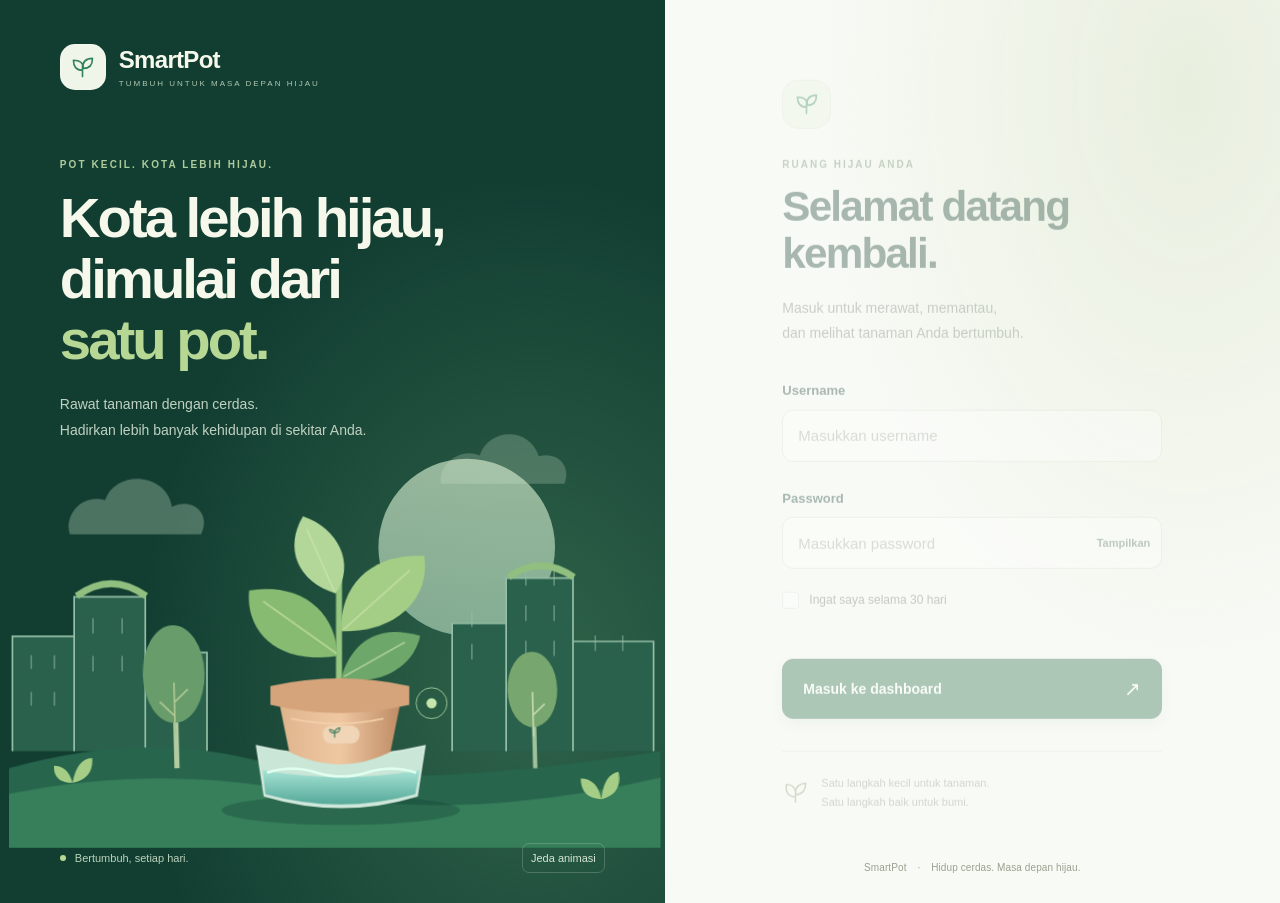
<file: device.html>
<!doctype html>
<html lang="id"><head><meta charset="utf-8"><meta name="viewport" content="width=device-width, initial-scale=1"><meta http-equiv="refresh" content="0; url=index.html#perangkat"><link rel="canonical" href="https://smartpotbinus.com/index.html#perangkat"><title>SmartPot — Perangkat di Ringkasan</title></head><body><p>Perangkat sudah digabung ke Ringkasan. <a href="index.html#perangkat">Buka perangkat SmartPot</a>.</p></body></html>
</file>
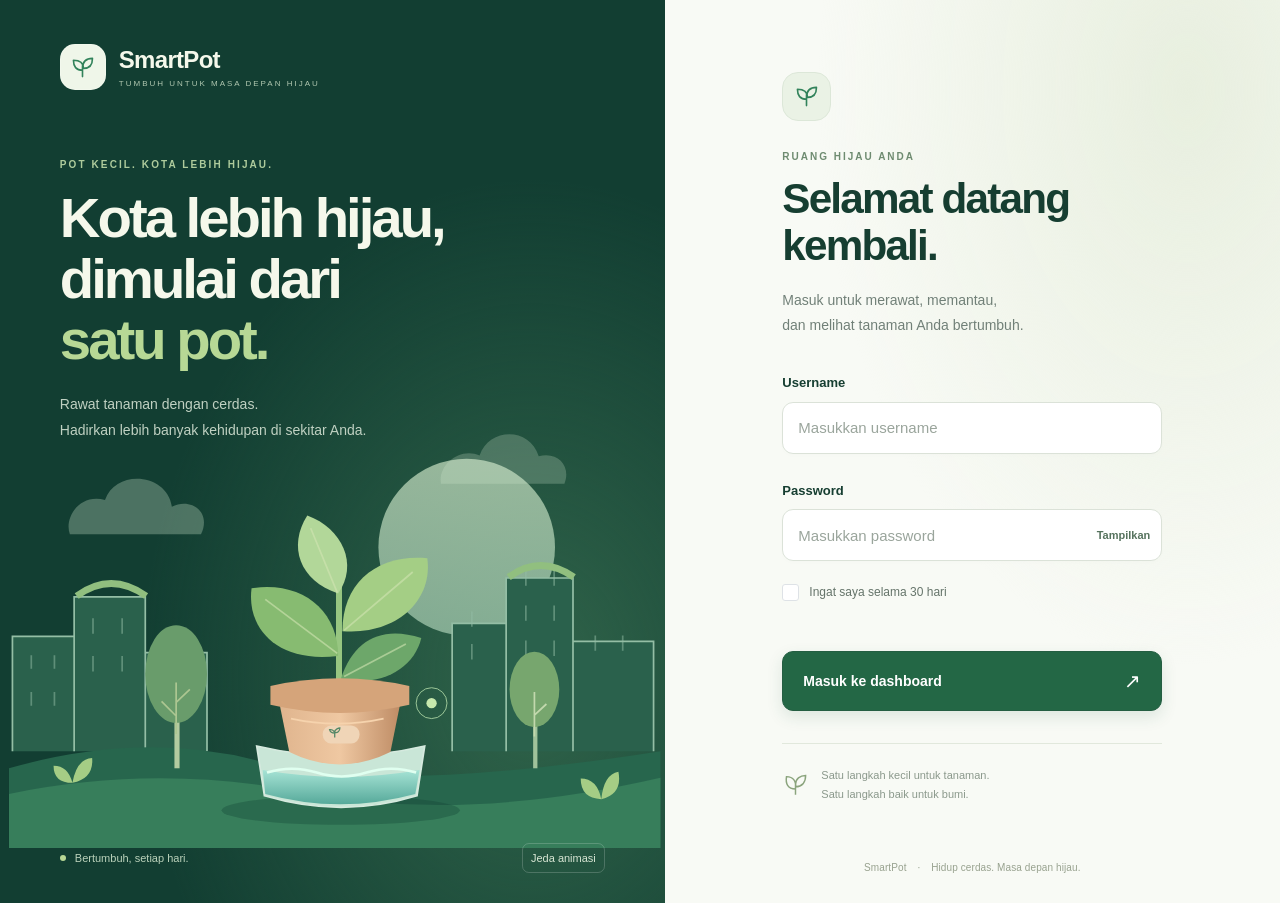
<file: live-demo.html>
<!doctype html>
<html lang="id" data-auth-required>
<head>
  <meta charset="utf-8">
  <meta name="viewport" content="width=device-width, initial-scale=1">
  <meta name="theme-color" content="#f5f5f7">
  <link rel="icon" type="image/svg+xml" href="assets/smartpot-mark.svg">
  <meta http-equiv="Content-Security-Policy" content="default-src 'self'; style-src 'unsafe-inline' https://cdn.jsdelivr.net; script-src 'self' 'unsafe-inline'; img-src 'self' data:; connect-src 'self'; base-uri 'self'; form-action 'self'; object-src 'none'">
  <link rel="stylesheet" href="auth.css?v=1">
  <script src="auth.js?v=1"></script>
  <title>SmartPot — Demo real-time</title>
  <link href="https://cdn.jsdelivr.net/npm/bootstrap@5.3.8/dist/css/bootstrap.min.css" rel="stylesheet" integrity="sha384-sRIl4kxILFvY47J16cr9ZwB07vP4J8+LH7qKQnuqkuIAvNWLzeN8tE5YBujZqJLB" crossorigin="anonymous">
  <style>
    :root{color-scheme:light;--bg:#f5f5f7;--card:#fff;--ink:#1d1d1f;--muted:#777780;--line:#e8e8eb;--green:#43865f;--blue:#5683cb;--orange:#ce8650;font-family:-apple-system,BlinkMacSystemFont,"Segoe UI",sans-serif;font-synthesis:none;text-rendering:optimizeLegibility;-webkit-font-smoothing:antialiased}*{box-sizing:border-box}body{margin:0;background:var(--bg);color:var(--ink);font-size:14px}.shell{max-width:1120px;margin:auto;padding:24px 28px 48px}.top{display:flex;align-items:center;justify-content:space-between;padding:8px 0 22px;border-bottom:1px solid var(--line)}a{color:inherit;text-decoration:none}.brand{font-weight:700;letter-spacing:-.03em}.brand span{color:var(--muted);font-weight:450;margin-left:8px}.right{display:flex;align-items:center;gap:12px}.back{color:#56565d;font-size:13px}.badge{display:flex;align-items:center;gap:8px;padding:7px 11px;border:1px solid #d9e9df;border-radius:99px;background:#f3fbf5;color:#28704b;font-size:11px;font-weight:600}.dot{width:7px;height:7px;border-radius:50%;background:#36a46b;box-shadow:0 0 0 3px #e0f3e7;animation:pulse 1.6s infinite}.hero{display:flex;justify-content:space-between;align-items:flex-end;gap:24px;padding:34px 0 21px}.eyebrow{margin:0 0 7px;color:#92929a;font-size:10px;font-weight:700;letter-spacing:.1em}.hero h1{margin:0;font-size:clamp(28px,4vw,40px);letter-spacing:-.055em;line-height:1.1}.sub{margin:9px 0 0;color:var(--muted);font-size:13px}.actions{display:flex;align-items:center;gap:10px}.btn{border:0;border-radius:10px;padding:10px 14px;background:#1d1d1f;color:white;font-weight:600;font-size:12px;cursor:pointer}.btn:hover{background:#343438}.tick{color:var(--muted);font-size:11px;white-space:nowrap}.note{margin:0 0 18px;padding:11px 13px;border:1px solid #f0dfc8;border-radius:11px;background:#fffbf5;color:#795b37;font-size:11px}.metrics{display:grid;grid-template-columns:repeat(5,minmax(0,1fr));gap:11px}.metric,.panel{border:1px solid var(--line);border-radius:15px;background:var(--card);box-shadow:0 5px 18px #17171d05}.metric{padding:15px}.metric label{color:var(--muted);font-size:11px}.reading{display:flex;align-items:baseline;gap:5px;margin-top:12px}.reading strong{font-size:29px;letter-spacing:-.06em;font-variant-numeric:tabular-nums}.reading span{color:var(--muted);font-size:12px}.delta{margin-top:6px;color:#9a9aa1;font-size:10px}.panel{margin-top:14px;padding:19px 20px}.panel-head{display:flex;justify-content:space-between;align-items:flex-start;gap:16px}.panel h2{margin:0;font-size:16px;letter-spacing:-.03em}.panel-head p{margin:5px 0 0;color:var(--muted);font-size:11px}.chart{display:block;width:100%;height:236px;margin-top:14px}.table-wrap{overflow-x:auto}.schedule{width:100%;border-collapse:collapse;margin-top:14px;min-width:500px}.schedule th,.schedule td{padding:12px 10px;border-bottom:1px solid #eeeeF0;text-align:left;font-size:12px}.schedule th{color:#888891;font-size:10px;font-weight:600}.schedule td:first-child{font-variant-numeric:tabular-nums;font-weight:650}.pill{display:inline-flex;padding:4px 8px;border-radius:99px;background:#edf5ef;color:#36734c;font-size:10px;font-weight:600}.pill.fail{background:#fff0ee;color:#a13b31}.light-off{color:#85858d}.btn.secondary{border:1px solid #e5e5e9;background:white;color:#55555e}.btn.secondary:hover{background:#f5f5f7}.schedule-help{margin:12px 0 0;color:#81818a;font-size:10px}.foot{display:flex;justify-content:space-between;gap:12px;margin-top:18px;color:#9999a1;font-size:10px}.sr{position:absolute;width:1px;height:1px;overflow:hidden;clip:rect(0,0,0,0)}@keyframes pulse{50%{opacity:.45;box-shadow:0 0 0 5px #e0f3e7}}@media(max-width:800px){.metrics{grid-template-columns:repeat(3,1fr)}}@media(max-width:560px){.shell{padding:15px 14px 32px}.top{align-items:flex-start}.right{gap:7px;flex-direction:column-reverse;align-items:flex-end}.back{font-size:11px}.hero{align-items:flex-start;flex-direction:column;padding:25px 0 16px}.actions{width:100%;justify-content:space-between;flex-wrap:wrap}.metrics{grid-template-columns:repeat(2,1fr);gap:8px}.metric{padding:13px}.reading strong{font-size:26px}.panel{padding:16px 13px}.chart{height:190px}.foot{flex-direction:column}}
    .brand{display:flex;align-items:center;gap:10px}.brand>span{margin-left:0}.brand-mark{display:grid;width:38px;height:38px;place-items:center;border-radius:12px;background:#eaf5ee}.brand-mark img{display:block;width:25px;height:25px}.brand-copy strong,.brand-copy small{display:block}.brand-copy strong{font-size:14px;color:var(--ink)}.brand-copy small{margin-top:1px;color:var(--muted);font-size:10px;font-weight:450;letter-spacing:0}
    @media(max-width:560px){body{font-size:15px}.shell{padding:14px 14px 32px}.top{gap:10px;padding:6px 0 16px}.brand-mark{width:40px;height:40px}.brand-mark img{width:27px;height:27px}.brand-copy strong{font-size:15px}.brand-copy small{font-size:11px}.right{gap:7px}.back{font-size:12px}.badge{font-size:10px}.hero{padding:26px 0 18px}.hero h1{font-size:32px}.eyebrow,.sub{font-size:12px}.actions{justify-content:flex-start}.btn{min-height:42px;font-size:13px}.tick{font-size:12px}.note{font-size:12px;line-height:1.5}.metrics{gap:9px}.metric{padding:14px}.metric label{font-size:12px}.reading strong{font-size:28px}.reading span,.delta{font-size:11px}.panel{padding:17px 14px}.panel h2{font-size:18px}.panel-head p,.schedule-help{font-size:12px;line-height:1.5}.chart{height:220px}.schedule th,.schedule td{padding:12px 10px;font-size:12px}.schedule th{font-size:11px}.pill{font-size:11px}.foot{font-size:11px}}
  </style>
</head>
<body>
  <main class="shell">
    <header class="top"><a class="brand" href="./" aria-label="SmartPot, kembali ke ringkasan"><span class="brand-mark" aria-hidden="true"><img src="assets/smartpot-mark.svg" alt=""></span><span class="brand-copy"><strong>SmartPot</strong><small>Plant monitor</small></span></a><div class="right"><button class="logout-button" type="button" data-logout>Keluar</button><a class="back" href="./">← Dashboard 24 jam</a><span class="badge"><i class="dot" aria-hidden="true"></i> SIMULASI LIVE</span></div></header>
    <section class="hero"><div><p class="eyebrow">ALIRAN TELEMETRI · SMARTPOT 01</p><h1>Data sensor, bergerak langsung.</h1><p class="sub">Simulasi pesan sensor baru setiap detik seperti aliran MQTT dari ESP32.</p></div><div class="actions"><button class="btn btn-success" id="toggle" type="button">Jeda simulasi</button><button class="btn btn-outline-secondary" id="water-test" type="button">Simulasikan air rendah</button><span class="tick" id="last-update">Menyiapkan aliran…</span></div></section>
    <p class="note">Mode demo ini menghasilkan data sintetis di browser. Saat perangkat terhubung, aliran WSS/MQTT dapat memakai tampilan yang sama. Nilai ini bukan pembacaan ESP32 atau EMQX.</p>
    <section class="metrics" aria-label="Pembacaan sensor terkini">
      <article class="metric card"><label>Kelembapan tanah</label><div class="reading"><strong id="soil">—</strong><span>%</span></div><div class="delta" id="soil-delta">Menunggu data</div></article>
      <article class="metric card"><label>Suhu</label><div class="reading"><strong id="temp">—</strong><span>°C</span></div><div class="delta" id="temp-delta">Lingkungan</div></article>
      <article class="metric card"><label>Kelembapan udara</label><div class="reading"><strong id="humidity">—</strong><span>%</span></div><div class="delta" id="humidity-delta">Relatif</div></article>
      <article class="metric card"><label>Level air</label><div class="reading"><strong id="water">—</strong><span>%</span></div><div class="delta" id="water-delta">Reservoir</div></article>
      <article class="metric card"><label>Baterai perangkat</label><div class="reading"><strong id="battery">—</strong><span>%</span></div><div class="delta">SmartPot · 01</div></article>
    </section>
    <section class="panel card"><div class="panel-head"><div><h2 id="chart-title">Kelembapan tanah</h2><p>60 pesan sensor terakhir · WIB</p></div><span class="pill" id="message-count">0 pesan</span></div><svg class="chart" id="chart" viewBox="0 0 1000 230" role="img" aria-label="Grafik data sensor yang bergerak"></svg></section>
    <section class="panel card"><div class="panel-head"><div><h2>Jadwal harian</h2><p>Contoh tiga mode aksi · cek air berlaku jika pompa dijadwalkan menyala</p></div><span class="pill">Daily</span></div><div class="table-wrap"><table class="schedule table table-hover"><thead><tr><th>Waktu</th><th>Frekuensi</th><th>Aksi terjadwal</th><th>Cek air</th><th>Status jika dipicu sekarang</th></tr></thead><tbody id="schedule-rows"></tbody></table></div><p class="schedule-help">Ambang pompa pada aplikasi: level air ≤ 10% membuat penyiraman gagal. Grow light saja tidak memakai air. Tombol uji air rendah menunjukkan dampaknya pada setiap mode. Contoh mode grow light saja belum didukung aplikasi/perangkat saat ini.</p></section>
    <footer class="foot"><span>SmartPot · Demo aliran real-time</span><span>Data simulasi saja · zona waktu WIB</span></footer>
  </main>
  <script>
    (() => {
      if (!window.SmartPotAuth?.authenticated) return;
      const fmt = new Intl.NumberFormat('id-ID', { minimumFractionDigits: 1, maximumFractionDigits: 1 });
      const timeFmt = new Intl.DateTimeFormat('id-ID', { timeZone: 'Asia/Jakarta', hour: '2-digit', minute: '2-digit', second: '2-digit', hourCycle: 'h23' });
      const schedules = [
        { id: 'sch_1', time: '08:00', pumpOn: true, growLight: false },
        { id: 'sch_2', time: '14:00', pumpOn: true, growLight: true },
        { id: 'sch_3', time: '22:50', pumpOn: false, growLight: true }
      ];
      document.getElementById('schedule-rows').innerHTML = schedules.map((item, index) => `<tr><td>${item.time}</td><td>Setiap hari</td><td>${item.pumpOn ? (item.growLight ? 'Penyiraman + grow light' : 'Penyiraman saja') : 'Grow light saja'}</td><td>${item.pumpOn ? 'Wajib · > 10%' : 'Tidak perlu'}</td><td><span class="pill" id="schedule-status-${index}">Menunggu pembacaan</span></td></tr>`).join('');
      const history = [];
      const current = { soil: 58.2, temp: 28.1, humidity: 74.6, water: 82.5, battery: 91.8 };
      const previous = { ...current };
      const fields = [
        { key: 'soil', id: 'soil', color: '#43865f', min: 20, max: 85 },
        { key: 'temp', id: 'temp', color: '#ce8650', min: 16, max: 36 },
        { key: 'humidity', id: 'humidity', color: '#5683cb', min: 35, max: 100 },
        { key: 'water', id: 'water', color: '#4a9ab9', min: 0, max: 100 }
      ];
      let paused = false;
      let forceLowWater = false;
      let messageNo = 0;
      let phase = 0;
      const el = id => document.getElementById(id);
      function updateScheduleStatuses(waterLevel) {
        schedules.forEach((schedule, index) => {
          const status = el(`schedule-status-${index}`);
          const insufficient = schedule.pumpOn && waterLevel <= 10;
          status.classList.toggle('fail', insufficient);
          if (!schedule.pumpOn) status.textContent = 'Grow light siap aktif';
          else if (insufficient && schedule.growLight) status.textContent = `Siram gagal · air ${fmt.format(waterLevel)}% (≤ 10%); grow light tetap terjadwal`;
          else if (insufficient) status.textContent = `Gagal siram · air ${fmt.format(waterLevel)}% (≤ 10%)`;
          else status.textContent = schedule.growLight ? `Siap · air ${fmt.format(waterLevel)}% · grow light` : `Siap disiram · air ${fmt.format(waterLevel)}%`;
        });
      }
      function nextMessage() {
        phase += 0.18;
        current.temp = Math.max(24, Math.min(33, current.temp + (Math.random() - .49) * .42 + Math.sin(phase / 9) * .08));
        current.humidity = Math.max(52, Math.min(91, current.humidity + (Math.random() - .52) * 1.7 - (current.temp - 28) * .025));
        current.soil = Math.max(37, Math.min(71, current.soil - .045 + (Math.random() - .46) * .24));
        current.water = forceLowWater ? 8 : Math.max(25, Math.min(95, current.water - .015 + (Math.random() - .5) * .05));
        current.battery = Math.max(20, current.battery - .001 - Math.random() * .002);
        const row = { ...current, ts: Date.now() };
        history.push(row);
        if (history.length > 60) history.shift();
        messageNo += 1;
        for (const field of fields) {
          el(field.id).textContent = fmt.format(row[field.key]);
          const diff = row[field.key] - previous[field.key];
          const delta = el(`${field.id}-delta`);
          if (Math.abs(diff) > .01) delta.textContent = `${diff > 0 ? '↗' : '↘'} ${fmt.format(Math.abs(diff))} dari pesan sebelumnya`;
          previous[field.key] = row[field.key];
        }
        el('battery').textContent = fmt.format(row.battery);
        updateScheduleStatuses(row.water);
        el('last-update').textContent = `Pesan ${messageNo} · ${timeFmt.format(new Date(row.ts))} WIB`;
        el('message-count').textContent = `${history.length} pesan`;
        draw();
      }
      function draw() {
        const svg = el('chart');
        const metric = fields[0];
        const values = history.map(row => row[metric.key]);
        svg.replaceChildren();
        if (values.length < 2) return;
        const left = 38, right = 988, top = 12, bottom = 210;
        const x = i => left + (right - left) * i / (values.length - 1);
        const y = v => bottom - (v - metric.min) / (metric.max - metric.min) * (bottom - top);
        for (let i = 0; i <= 4; i++) {
          const gy = top + (bottom - top) * i / 4;
          const line = document.createElementNS('http://www.w3.org/2000/svg', 'line');
          line.setAttribute('x1', left); line.setAttribute('x2', right); line.setAttribute('y1', gy); line.setAttribute('y2', gy); line.setAttribute('stroke', '#eeeeF0'); svg.append(line);
        }
        const pathD = values.map((v, i) => `${i ? 'L' : 'M'}${x(i)},${y(v)}`).join(' ');
        const path = document.createElementNS('http://www.w3.org/2000/svg', 'path');
        path.setAttribute('d', pathD); path.setAttribute('fill', 'none'); path.setAttribute('stroke', metric.color); path.setAttribute('stroke-width', '3'); path.setAttribute('stroke-linecap', 'round'); path.setAttribute('stroke-linejoin', 'round'); svg.append(path);
        const dot = document.createElementNS('http://www.w3.org/2000/svg', 'circle');
        dot.setAttribute('cx', x(values.length - 1)); dot.setAttribute('cy', y(values.at(-1))); dot.setAttribute('r', '5'); dot.setAttribute('fill', 'white'); dot.setAttribute('stroke', metric.color); dot.setAttribute('stroke-width', '3'); svg.append(dot);
      }
      el('water-test').addEventListener('click', () => {
        forceLowWater = !forceLowWater;
        current.water = forceLowWater ? 8 : 82.5;
        el('water-test').textContent = forceLowWater ? 'Pulihkan air simulasi' : 'Simulasikan air rendah';
        nextMessage();
      });
      el('toggle').addEventListener('click', () => {
        paused = !paused;
        el('toggle').textContent = paused ? 'Lanjutkan simulasi' : 'Jeda simulasi';
        document.querySelector('.badge').innerHTML = `<i class="dot" aria-hidden="true" style="${paused ? 'animation:none;background:#aaa;box-shadow:none' : ''}"></i> ${paused ? 'DIJEDA' : 'SIMULASI LIVE'}`;
      });
      nextMessage();
      setInterval(() => { if (!paused) nextMessage(); }, 1000);
    })();
  </script>
</body>
</html>
</file>
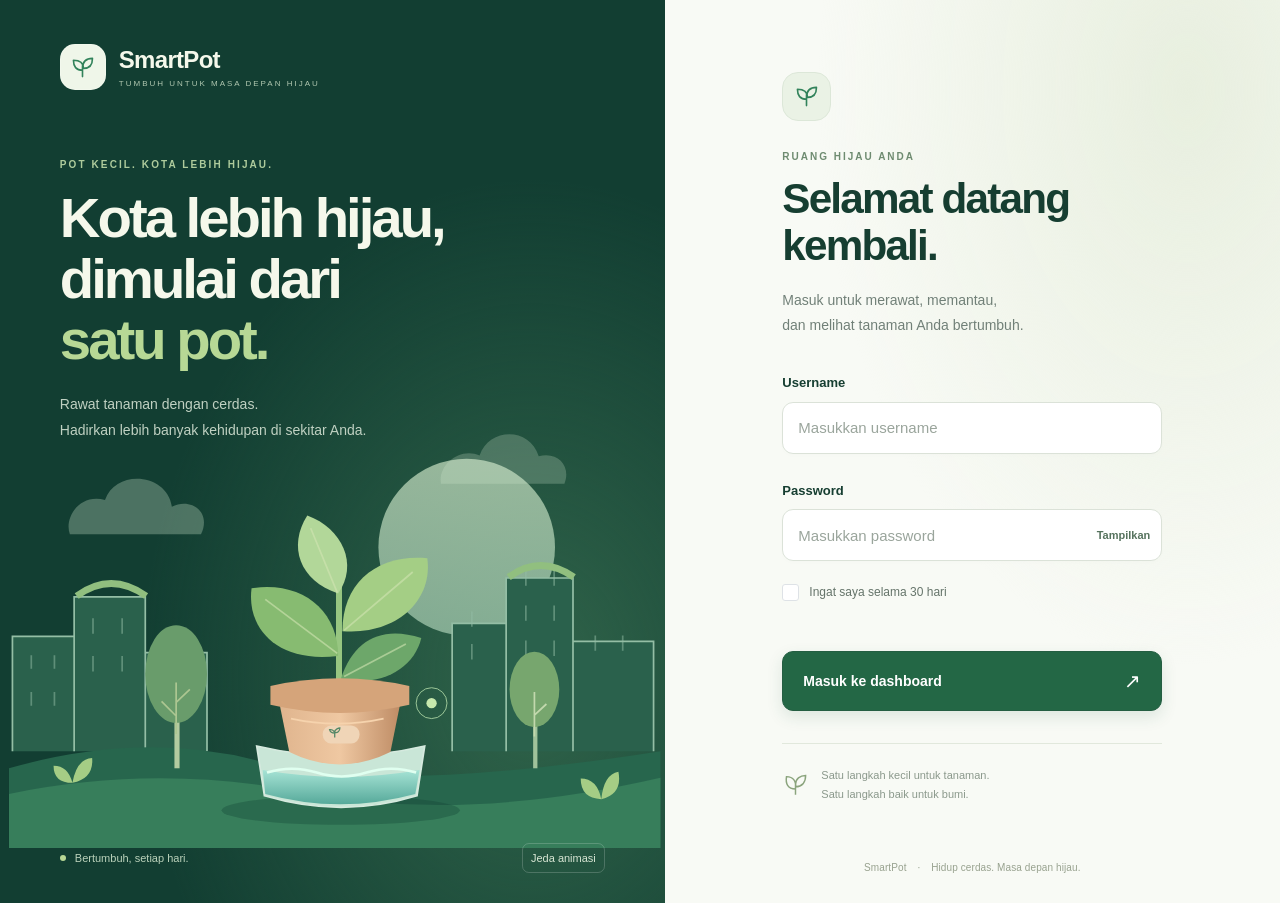
<file: login.html>
<!doctype html>
<html lang="id">
<head>
  <meta charset="utf-8"><meta name="viewport" content="width=device-width, initial-scale=1">
  <meta name="theme-color" content="#123e32">
  <meta http-equiv="Content-Security-Policy" content="default-src 'self'; style-src 'self' https://cdn.jsdelivr.net; script-src 'self'; img-src 'self' data:; connect-src 'self'; base-uri 'self'; form-action 'self'; object-src 'none'">
  <title>SmartPot — Masuk ke ruang hijau Anda</title>
  <link rel="icon" type="image/svg+xml" href="assets/smartpot-mark.svg">
  <link href="https://cdn.jsdelivr.net/npm/bootstrap@5.3.8/dist/css/bootstrap.min.css" rel="stylesheet" integrity="sha384-sRIl4kxILFvY47J16cr9ZwB07vP4J8+LH7qKQnuqkuIAvNWLzeN8tE5YBujZqJLB" crossorigin="anonymous">
  <link rel="stylesheet" href="login.css?v=1">
  <script src="auth.js?v=1" data-page="login"></script><script src="login.js?v=1" defer></script>
</head>
<body>
  <main class="login-layout">
    <section class="green-city" aria-label="SmartPot, kota hijau dimulai dari tanaman Anda">
      <a class="login-brand" href="login.html"><span><img src="assets/smartpot-mark.svg" alt=""></span><strong>SmartPot<small>TUMBUH UNTUK MASA DEPAN HIJAU</small></strong></a>
      <div class="hero-copy"><p class="overline">POT KECIL. KOTA LEBIH HIJAU.</p><h1>Kota lebih hijau,<br>dimulai dari<br><em>satu pot.</em></h1><p>Rawat tanaman dengan cerdas.<br>Hadirkan lebih banyak kehidupan di sekitar Anda.</p></div>
      <div class="city-art" aria-hidden="true">
        <svg viewBox="0 0 760 490" fill="none">
          <defs><linearGradient id="city-sky" x2="0" y2="490" gradientUnits="userSpaceOnUse"><stop stop-color="#cfe6c6"/><stop offset="1" stop-color="#82b6a1"/></linearGradient><linearGradient id="city-pot" x2="1"><stop stop-color="#dfb48d"/><stop offset=".5" stop-color="#efc8a2"/><stop offset="1" stop-color="#bd8a63"/></linearGradient><linearGradient id="city-water" x2="0" y2="1"><stop stop-color="#a6e3d5"/><stop offset="1" stop-color="#56a99a"/></linearGradient></defs>
          <circle cx="534" cy="139" r="103" fill="url(#city-sky)" opacity=".7"/>
          <g class="cloud cloud-one" fill="#c7dfc8" opacity=".32"><path d="M71 124h153c13-27-13-43-34-32-5-39-65-45-78-8-30-8-48 21-41 40Z"/></g>
          <g class="cloud cloud-two" fill="#d6ead1" opacity=".24"><path d="M504 65h144c8-20-7-38-30-32-11-35-58-33-69-1-24-10-49 12-45 33Z"/></g>
          <g class="skyline" stroke="#94bea5" stroke-width="2">
            <path d="M4 377V243h72v134M76 377V197h83v180M159 377V262h72v115M517 377V228h63v149M580 377V175h78v202M658 377V249h94v128" fill="#2a614c"/>
            <path d="M26 265v16m27-16v16m-27 27v16m27-16v16m45-102v18m34-18v18m-34 26v18m34-18v18m49-8v17m28-17v17m331-79v18m0 20v18m63-104v18m33-18v18m-33 23v18m33-18v18m-33 23v18m33-18v18m48-24v18m32-18v18" opacity=".5"/>
            <path d="M79 196q40-29 81 0M583 174q37-27 76 0" stroke="#91bf7f" stroke-width="8"/>
          </g>
          <path d="M0 397q159-45 297-7t463-13v113H0Z" fill="#27664d"/><path d="M0 427q173-36 351-1t409-18v82H0Z" fill="#377e5b"/>
          <g class="tree tree-left"><path d="M196 397V282" stroke="#b3cba0" stroke-width="6"/><ellipse cx="195" cy="287" rx="36" ry="57" fill="#699c6b"/><path d="M195 357v-60m0 39-17-17m17 1 16-15" stroke="#acc691" stroke-width="2"/></g>
          <g class="tree tree-right"><path d="M614 397V306" stroke="#a0c29b" stroke-width="5"/><ellipse cx="613" cy="305" rx="29" ry="44" fill="#77a66e"/><path d="M613 360v-52m0 27 14-13" stroke="#c2d8ad" stroke-width="2"/></g>
          <ellipse cx="387" cy="446" rx="139" ry="17" fill="#123e32" opacity=".32"/>
          <g class="smartpot-illustration">
            <path d="M289 371q98 23 196 0l-9 58q-88 27-178 0Z" fill="#c9e6d7" stroke="#d6eadf" stroke-width="2"/>
            <path d="M296 399q92 16 183 0l-5 28q-88 24-175 0Z" fill="url(#city-water)"/>
            <path class="water-wave" d="M301 402q29-9 58 0t58 0 58 0" stroke="#e0fff0" stroke-width="3"/>
            <path d="M385 309V162" stroke="#97c681" stroke-width="7" stroke-linecap="round"/>
            <g class="hero-leaves"><path d="M384 266c-73 9-107-34-101-79 59-9 101 26 101 79Z" fill="#87bb71"/><path d="M389 237c63 5 106-36 99-85-58-5-99 28-99 85Z" fill="#a4ce85"/><path d="M384 193c-45-15-59-55-36-91 41 15 60 57 36 91Z" fill="#b2d799"/><path d="M387 293c47 10 86-13 94-48-46-15-79 2-94 48Z" fill="#6da76a"/><path d="m383 263-84-63m92 36 80-68m-88 24-31-75m39 173 72-38" stroke="#d2e5b2" stroke-width="2" opacity=".6"/></g>
            <path d="M313 309h146l-14 69q-59 29-118 0Z" fill="url(#city-pot)"/><path d="M305 301q81-18 162 0v22q-81 19-162 0Z" fill="#d5a47a"/><path d="M329 339q54 12 108 0" stroke="#f6d3ad" stroke-width="2"/>
            <rect x="366" y="347" width="43" height="21" rx="10" fill="#f0d5b7"/><path d="M380 361v-8m0 3c-5 0-6-4-6-4 5-1 6 4 6 4Zm0-1c0-4 5-5 6-5 0 4-3 6-6 5Z" stroke="#558867" stroke-width="1.5"/>
          </g>
          <g class="sensor-ping"><circle cx="493" cy="321" r="18" stroke="#afd8a5"/><circle cx="493" cy="321" r="6" fill="#c7e8ad"/></g>
          <g fill="#a5cd85"><path d="M74 414q-5-20-22-20 0 20 22 20Zm0 0q5-28 23-29 2 24-23 29ZM691 433q-5-24-24-24 0 23 24 24Zm0 0q3-29 20-32 5 26-20 32Z"/></g>
        </svg>
      </div>
      <div class="city-footer"><span><i></i> Bertumbuh, setiap hari.</span><button id="motion-toggle" type="button" aria-pressed="false">Jeda animasi</button></div>
    </section>
    <section class="login-side" aria-labelledby="login-title">
      <div class="login-card">
        <span class="form-icon"><img src="assets/smartpot-mark.svg" alt=""></span>
        <p class="form-overline">RUANG HIJAU ANDA</p><h2 id="login-title">Selamat datang <br>kembali.</h2><p class="form-intro">Masuk untuk merawat, memantau, <br>dan melihat tanaman Anda bertumbuh.</p>
        <form id="login-form">
          <div class="mb-4"><label for="username" class="form-label">Username</label><input class="form-control" id="username" name="username" autocomplete="username" autocapitalize="none" spellcheck="false" placeholder="Masukkan username" required></div>
          <div class="mb-3"><label for="password" class="form-label">Password</label><div class="password-field"><input class="form-control" id="password" name="password" type="password" autocomplete="current-password" placeholder="Masukkan password" aria-describedby="login-error" required><button type="button" id="toggle-password" aria-pressed="false" aria-controls="password">Tampilkan</button></div></div>
          <label class="remember-choice" for="remember"><input class="form-check-input" id="remember" type="checkbox"> Ingat saya selama 30 hari</label>
          <p id="login-error" class="login-error" role="alert" aria-live="polite"></p>
          <button class="btn login-submit" id="login-submit" type="submit">Masuk ke dashboard <span aria-hidden="true">↗</span></button>
        </form>
        <div class="login-note"><svg viewBox="0 0 24 24" aria-hidden="true"><path d="M12 21V10m0 6C5 16 3 11 4 5c6 0 9 4 8 11Zm0-4c0-5 4-8 9-8 0 6-3 10-9 10"/></svg><span>Satu langkah kecil untuk tanaman.<br>Satu langkah baik untuk bumi.</span></div>
      </div>
      <footer>SmartPot <span>·</span> Hidup cerdas. Masa depan hijau.</footer>
    </section>
  </main>
</body></html>
</file>
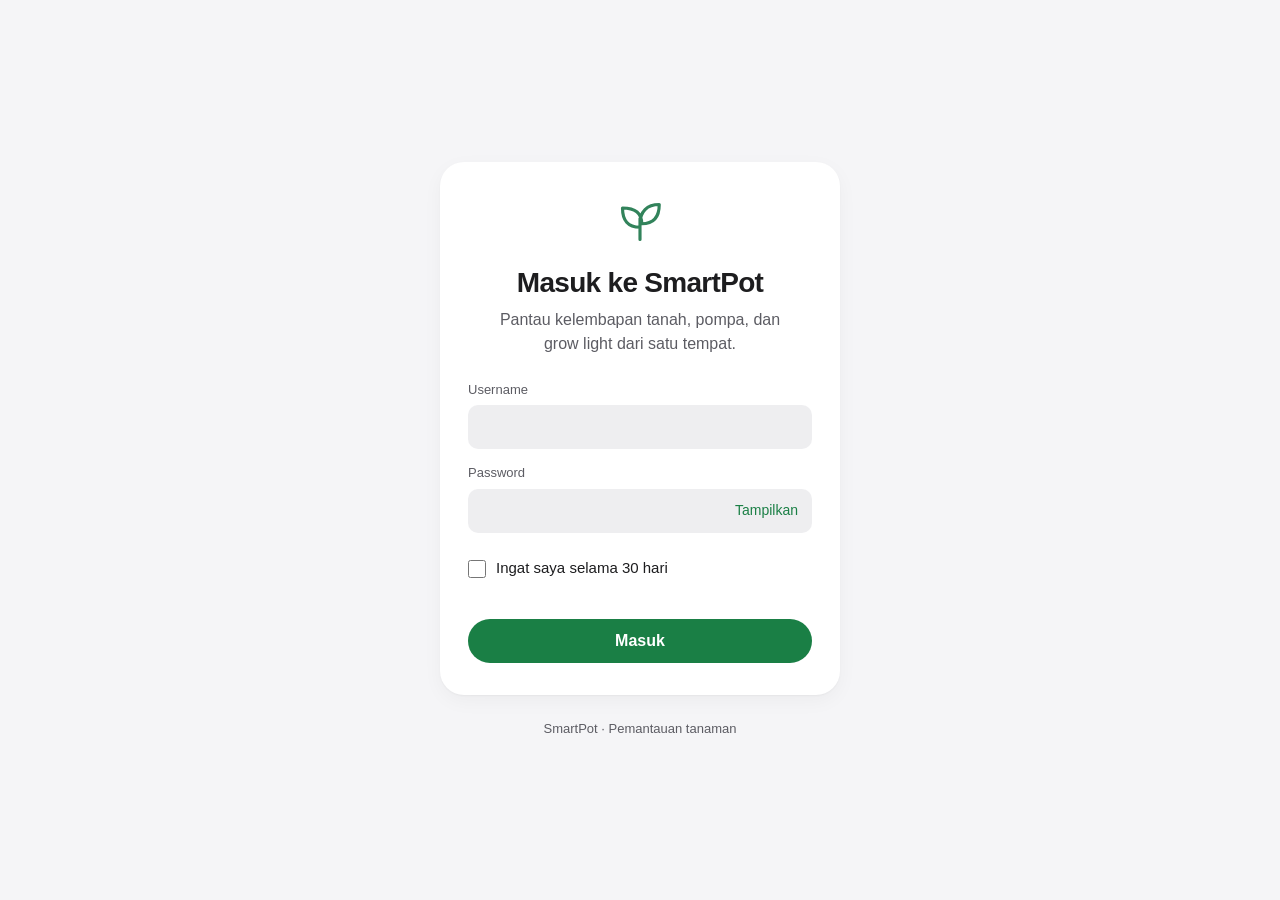
<file: v2/login.html>
<!doctype html>
<html lang="id">
<head>
  <meta charset="utf-8"><meta name="viewport" content="width=device-width, initial-scale=1, viewport-fit=cover">
  <meta name="color-scheme" content="light dark">
  <meta name="theme-color" content="#f5f5f7" media="(prefers-color-scheme: light)">
  <meta name="theme-color" content="#000000" media="(prefers-color-scheme: dark)">
  <meta http-equiv="Content-Security-Policy" content="default-src 'self'; style-src 'self'; script-src 'self'; img-src 'self' data:; connect-src 'self'; base-uri 'self'; form-action 'self'; object-src 'none'">
  <title>SmartPot — Masuk</title>
  <link rel="icon" type="image/svg+xml" href="assets/smartpot-mark.svg">
  <link rel="stylesheet" href="app.css?v=1">
  <link rel="stylesheet" href="login.css?v=2">
  <script src="auth.js?v=1" data-page="login"></script><script src="login.js?v=2" defer></script>
</head>
<body>
  <main class="login-page">
    <section class="login-card" aria-labelledby="login-title">
      <img class="login-mark" src="assets/smartpot-mark.svg" alt="" width="56" height="56">
      <h1 id="login-title">Masuk ke SmartPot</h1>
      <p class="login-intro">Pantau kelembapan tanah, pompa, dan grow light dari satu tempat.</p>
      <form id="login-form" class="login-form" novalidate>
        <label class="field" for="username"><span>Username</span><input id="username" name="username" autocomplete="username" autocapitalize="none" spellcheck="false" required></label>
        <div class="field">
          <label for="password">Password</label>
          <div class="password-field"><input id="password" name="password" type="password" autocomplete="current-password" aria-describedby="login-error" required><button type="button" id="toggle-password" class="button button-plain" aria-pressed="false" aria-controls="password">Tampilkan</button></div>
        </div>
        <label class="remember" for="remember"><input id="remember" type="checkbox"> Ingat saya selama 30 hari</label>
        <p id="login-error" class="login-error" role="alert" aria-live="polite"></p>
        <button class="button button-primary login-submit" id="login-submit" type="submit">Masuk</button>
      </form>
    </section>
    <footer class="login-footer">SmartPot · Pemantauan tanaman</footer>
  </main>
</body>
</html>
</file>
<file: auth.css>
html[data-auth-required]:not([data-authenticated="true"]) body{visibility:hidden}
.logout-button{min-height:40px;padding:8px 13px;border:1px solid #d8e6dd;border-radius:10px;background:#fff;color:#286b4d;font:inherit;font-size:13px;font-weight:600;cursor:pointer}
.logout-button:hover{background:#edf6ef}.logout-button:focus-visible{outline:3px solid #6eb18b;outline-offset:3px}
</file>
<file: dashboard.css>
:root {
  color-scheme: light;
  --canvas: #f5f5f7;
  --surface: #fff;
  --surface-soft: #fafafa;
  --ink: #1d1d1f;
  --muted: #73737b;
  --quiet: #96969d;
  --line: #e8e8eb;
  --green: #21865a;
  --green-soft: #eaf5ef;
  --blue: #3978e5;
  --orange: #d88634;
  --purple: #8871d6;
  --shadow: 0 1px 2px rgb(25 28 33 / 3%), 0 8px 28px rgb(25 28 33 / 3%);
  font-family: -apple-system, BlinkMacSystemFont, "Segoe UI", Roboto, "Helvetica Neue", Arial, sans-serif;
  font-synthesis: none;
  text-rendering: optimizeLegibility;
  -webkit-font-smoothing: antialiased;
}

* { box-sizing: border-box; }
html { min-width: 320px; scroll-behavior: smooth; }
body { margin: 0; color: var(--ink); background: var(--canvas); font-size: 15px; line-height: 1.45; }
button, input { font: inherit; }
button { color: inherit; }
a { color: inherit; text-decoration: none; }
button:focus-visible, a:focus-visible, input:focus-visible { outline: 3px solid rgb(0 102 204 / 42%); outline-offset: 3px; }

.app-shell { min-height: 100vh; }
.sidebar { position: fixed; inset: 0 auto 0 0; z-index: 5; display: flex; width: 252px; flex-direction: column; padding: 28px 18px 18px; border-right: 1px solid #e9e9ed; background: rgb(250 250 252 / 94%); }
.brand { display: flex; align-items: center; gap: 11px; padding: 0 10px; }
.brand-mark { display: grid; width: 38px; height: 38px; place-items: center; border-radius: 12px; background: #eaf5ee; }
.brand-mark img { display: block; width: 25px; height: 25px; }
.brand strong, .brand small, .plant-mini strong, .plant-mini small { display: block; }
.brand strong { font-size: 15px; letter-spacing: -.025em; }
.brand small { margin-top: 1px; color: var(--muted); font-size: 11px; }
.nav-caption { margin: 49px 12px 11px; color: #9999a1; font-size: 10px; font-weight: 700; letter-spacing: .1em; }
.main-nav { display: grid; gap: 5px; }
.nav-item { display: flex; min-height: 42px; align-items: center; gap: 12px; padding: 0 12px; border-radius: 10px; color: #65656e; font-size: 13px; transition: background .18s ease, color .18s ease; }
.nav-item:hover { background: #f0f0f2; color: var(--ink); }
.nav-item.is-active { color: #256c4d; background: #e9f4ed; font-weight: 650; }
.nav-icon { display: grid; width: 19px; place-items: center; font-size: 19px; line-height: 1; }
.sidebar-bottom { margin-top: auto; }
.plant-mini { display: flex; align-items: center; gap: 10px; padding: 12px 9px; border: 1px solid var(--line); border-radius: 13px; background: white; }
.plant-dot { width: 34px; height: 34px; flex: 0 0 auto; border-radius: 11px; background: radial-gradient(circle at 54% 45%, #72a887 0 17%, #dcece0 18% 52%, #eef5ef 53%); }
.plant-mini strong { font-size: 12px; font-weight: 650; }
.plant-mini small { margin-top: 2px; color: var(--muted); font-size: 10px; }
.more { margin-left: auto; color: #85858d; font-size: 21px; line-height: 1; }
.sidebar-foot { padding: 19px 10px 0; color: #707078; font-size: 11px; line-height: 1.8; }
.sidebar-foot span { color: #a0a0a7; }

.main-content { max-width: 1570px; margin-left: 252px; padding: 0 54px 36px; }
.topbar { display: flex; height: 76px; align-items: center; justify-content: space-between; border-bottom: 1px solid #e8e8eb; }
.breadcrumb { display: flex; align-items: center; gap: 10px; color: #898991; font-size: 12px; }
.breadcrumb strong { color: #34343a; font-weight: 600; }
.slash { color: #c2c2c8; }
.topbar-right { display: flex; align-items: center; gap: 16px; }
.source-badge { display: inline-flex; min-height: 28px; align-items: center; gap: 7px; padding: 0 10px; border: 1px solid #e5e5e8; border-radius: 999px; background: white; color: #72727a; font-size: 11px; }
.source-badge.is-live { color: #26714c; border-color: #d5e8dc; background: #f6fbf7; }
.source-badge.is-preview { color: #8b602e; border-color: #f0dfca; background: #fffbf5; }
.source-badge.is-error { color: #9c3838; border-color: #f0d7d7; background: #fff8f8; }
.status-dot { width: 7px; height: 7px; border-radius: 50%; background: #a3a3aa; }
.is-live .status-dot { background: #35a16c; box-shadow: 0 0 0 3px #e4f3e9; }
.is-preview .status-dot { background: #d89342; }
.is-error .status-dot { background: #d45e5e; }
.icon-button { display: grid; width: 38px; height: 38px; place-items: center; border: 1px solid transparent; border-radius: 11px; background: transparent; cursor: pointer; transition: background .18s ease; }
.icon-button:hover { background: #eaeaec; }
.icon-button svg { width: 18px; fill: none; stroke: #55555d; stroke-linecap: round; stroke-linejoin: round; stroke-width: 1.7; }
.icon-button.is-loading svg { animation: spin .9s linear infinite; }
.avatar { display: grid; width: 34px; height: 34px; place-items: center; border: 1px solid #dfe5df; border-radius: 50%; background: #e9f0e9; color: #456f51; font-size: 12px; font-weight: 650; }

.page-heading { display: flex; align-items: flex-end; justify-content: space-between; gap: 20px; padding: 35px 0 23px; }
.eyebrow { margin: 0 0 7px; color: #898991; font-size: 10px; font-weight: 700; letter-spacing: .1em; }
.eyebrow-separator { padding: 0 4px; color: #b3b3b9; }
h1, h2, h3, p { margin-top: 0; }
h1 { margin-bottom: 4px; font-size: clamp(27px, 3vw, 34px); font-weight: 650; letter-spacing: -.045em; line-height: 1.15; }
.wave { display: inline-block; color: #e4a650; font-size: .65em; vertical-align: 14%; }
.heading-subtitle { margin: 0; color: var(--muted); font-size: 13px; }
.device-pill { display: flex; min-width: 198px; align-items: center; gap: 10px; padding: 9px 12px; border: 1px solid #e6e6e9; border-radius: 12px; background: rgb(255 255 255 / 74%); }
.device-icon { display: grid; width: 34px; height: 34px; place-items: center; border-radius: 10px; background: #edf4ee; color: #548163; font-size: 19px; }
.device-pill strong, .device-pill small { display: block; }
.device-pill strong { font-size: 11px; font-weight: 650; }
.device-pill small { margin-top: 2px; color: var(--muted); font-size: 10px; }
.chevron { margin-left: auto; color: #898991; }

.health-card { position: relative; display: flex; min-height: 208px; align-items: center; justify-content: space-between; overflow: hidden; padding: 26px 34px; border: 1px solid #e6ece7; border-radius: 18px; background: linear-gradient(105deg, #f7fbf7 0%, #eef6ef 61%, #e9f2e9 100%); }
.health-copy { position: relative; z-index: 1; max-width: 520px; }
.health-status { display: flex; align-items: center; gap: 7px; color: #4d775b; font-size: 11px; font-weight: 650; }
.health-indicator { width: 7px; height: 7px; border-radius: 50%; background: #51a26f; }
.health-status.is-warn { color: #8c5a24; }
.health-status.is-warn .health-indicator { background: #d18a35; }
.health-card h2 { margin: 11px 0 6px; font-size: clamp(20px, 2.3vw, 27px); font-weight: 620; letter-spacing: -.04em; }
.health-card p { margin-bottom: 12px; color: #66766a; font-size: 12px; }
.text-link { color: #28734c; font-size: 11px; font-weight: 650; }
.text-link span { margin-left: 4px; font-size: 13px; }
.connection-note { margin-top: 12px; padding: 10px 13px; border: 1px solid #efdfc8; border-radius: 10px; background: #fffaf3; color: #815d31; font-size: 11px; }
.connection-note[hidden] { display: none; }
.health-art { position: absolute; top: 0; right: 3%; width: 240px; height: 208px; }
.sun-orb { position: absolute; top: 28px; right: 56px; width: 97px; height: 97px; border-radius: 50%; background: #e6efd9; }
.pot { position: absolute; right: 70px; bottom: -4px; width: 89px; height: 81px; border-radius: 8px 8px 30px 30px; background: linear-gradient(90deg, #c78962, #dcaa83 52%, #bd7e58); box-shadow: inset 0 8px rgb(255 255 255 / 18%); }
.pot::before { position: absolute; top: -8px; left: -6px; width: 101px; height: 15px; border-radius: 6px; background: #bd805b; content: ""; }
.pot span { position: absolute; top: 9px; left: 0; width: 100%; height: 1px; background: rgb(255 255 255 / 32%); }
.stem { position: absolute; right: 113px; bottom: 72px; width: 3px; height: 91px; border-radius: 3px; background: #638969; transform: rotate(-4deg); }
.leaf { position: absolute; z-index: 1; border: 1px solid rgb(54 114 75 / 12%); border-radius: 90% 5% 85% 8%; background: linear-gradient(145deg, #8db996, #5e9470); box-shadow: inset -8px -4px rgb(40 91 58 / 8%); }
.leaf::after { position: absolute; top: 50%; left: 8%; width: 80%; height: 1px; background: rgb(255 255 255 / 42%); content: ""; transform: rotate(-36deg); }
.leaf-one { right: 108px; bottom: 126px; width: 53px; height: 74px; transform: rotate(-35deg); }
.leaf-two { right: 64px; bottom: 108px; width: 54px; height: 78px; transform: rotate(37deg) scaleX(-1); }
.leaf-three { right: 119px; bottom: 92px; width: 45px; height: 61px; background: linear-gradient(145deg, #a5c7a7, #79a982); transform: rotate(-62deg); }

.metrics-section { margin-top: 31px; }
.section-heading { display: flex; align-items: flex-end; justify-content: space-between; margin-bottom: 13px; }
.section-heading .eyebrow { margin-bottom: 4px; }
.section-heading h2, .chart-header h2 { margin: 0; font-size: 18px; font-weight: 630; letter-spacing: -.035em; }
.updated-label { color: #92929a; font-size: 10px; }
.metrics-grid { display: grid; grid-template-columns: repeat(5, minmax(0, 1fr)); gap: 12px; }
.metric-card { min-width: 0; padding: 15px 15px 12px; border: 1px solid #e9e9ec; border-radius: 14px; background: var(--surface); box-shadow: 0 1px 2px rgb(20 20 30 / 2%); }
.metric-top { display: flex; align-items: center; justify-content: space-between; gap: 6px; }
.metric-name { overflow: hidden; color: #77777f; font-size: 10px; text-overflow: ellipsis; white-space: nowrap; }
.metric-symbol { color: #8caa91; font-size: 16px; }
.metric-temp .metric-symbol { color: #d9975a; }
.metric-humidity .metric-symbol { color: #7590cf; }
.metric-water .metric-symbol { color: #5696c7; }
.metric-battery .metric-symbol { color: #9990cb; }
.metric-reading { display: flex; align-items: baseline; gap: 4px; margin-top: 11px; font-variant-numeric: tabular-nums; }
.metric-reading strong { font-size: clamp(23px, 2.4vw, 30px); font-weight: 620; letter-spacing: -.055em; line-height: 1; }
.metric-reading > span { color: #87878e; font-size: 11px; }
.metric-bottom { display: flex; height: 39px; align-items: flex-end; justify-content: space-between; gap: 4px; padding-top: 7px; color: #92929a; font-size: 9px; }
.sparkline { width: 78px; height: 28px; overflow: visible; }

.chart-card { margin-top: 19px; padding: 22px 23px 16px; border: 1px solid #e8e8eb; border-radius: 16px; background: var(--surface); box-shadow: var(--shadow); }
.chart-header { display: flex; align-items: flex-start; justify-content: space-between; gap: 14px; }
.chart-header .eyebrow { margin-bottom: 6px; }
.chart-current { margin-left: 7px; color: #488866; font-size: 15px; font-weight: 600; letter-spacing: -.02em; }
.chart-subtitle { margin: 5px 0 0; color: #8c8c93; font-size: 10px; }
.chart-controls { display: flex; gap: 3px; padding: 3px; border-radius: 10px; background: #f3f3f5; }
.chart-tab { min-height: 29px; padding: 0 11px; border: 0; border-radius: 8px; background: transparent; color: #73737b; cursor: pointer; font-size: 10px; transition: color .16s ease, background .16s ease, box-shadow .16s ease; }
.chart-tab:hover { color: var(--ink); }
.chart-tab.is-selected { background: white; color: #2c6848; box-shadow: 0 1px 3px rgb(0 0 0 / 10%); font-weight: 650; }
.chart-wrap { position: relative; height: 229px; margin-top: 18px; }
#trend-chart { display: block; width: 100%; height: 100%; overflow: visible; }
.grid-line { stroke: #eeeeF0; stroke-width: 1; }
.chart-area { opacity: .12; }
.chart-line { fill: none; stroke: #4d966d; stroke-linecap: round; stroke-linejoin: round; stroke-width: 2.5; vector-effect: non-scaling-stroke; }
.chart-y-label { fill: #92929a; font-size: 11px; }
.chart-x-guide { stroke: #cdded2; stroke-dasharray: 4 5; stroke-width: 1; }
.chart-cursor { fill: white; stroke: #408961; stroke-width: 2.5; vector-effect: non-scaling-stroke; }
.chart-axis { display: flex; justify-content: space-between; padding: 0 1px 0 33px; color: #9999a0; font-size: 9px; }
.simulation-bar { display: flex; min-height: 51px; align-items: center; gap: 11px; margin-top: 15px; padding: 8px 11px; border: 1px solid #ededf0; border-radius: 11px; background: #fafafc; }
.play-button { display: grid; width: 32px; height: 32px; flex: 0 0 auto; place-items: center; border: 0; border-radius: 50%; background: #e9f3ec; color: #397a52; cursor: pointer; }
.play-button:hover { background: #dcecdf; }
.play-button svg { width: 15px; fill: currentColor; }
.play-button.is-playing svg { fill: none; stroke: currentColor; stroke-linecap: round; stroke-width: 2.5; }
.simulation-info { min-width: 136px; }
.simulation-info strong, .simulation-info span { display: block; }
.simulation-info strong { font-size: 10px; font-weight: 650; }
.simulation-info span { margin-top: 1px; color: #92929a; font-size: 9px; }
#timeline { width: 100%; min-width: 50px; height: 4px; accent-color: #4b9069; cursor: pointer; }
.timeline-time { min-width: 42px; color: #606068; font-size: 10px; font-variant-numeric: tabular-nums; text-align: right; }

.bottom-grid { display: grid; grid-template-columns: 1fr 1fr; gap: 13px; margin-top: 16px; }
.insight-card { display: flex; min-height: 99px; align-items: flex-start; gap: 12px; padding: 15px; border: 1px solid #e8e8eb; border-radius: 14px; background: white; }
.insight-icon { display: grid; width: 33px; height: 33px; flex: 0 0 auto; place-items: center; border-radius: 10px; background: #eaf4ed; color: #47805b; font-size: 18px; }
.insight-battery { background: #f0eef9; color: #796bbc; }
.insight-card .eyebrow { margin: 0 0 3px; font-size: 9px; }
.insight-card h3 { margin: 0 0 3px; font-size: 12px; font-weight: 650; }
.insight-card p:last-child { margin: 0; color: #82828a; font-size: 10px; line-height: 1.45; }
.page-footer { display: flex; justify-content: space-between; gap: 12px; margin-top: 23px; color: #a1a1a8; font-size: 9px; }
.notice { position: fixed; right: 24px; bottom: 22px; z-index: 10; max-width: min(420px, calc(100vw - 32px)); padding: 12px 16px; border: 1px solid #e8d3d3; border-radius: 12px; background: #fffafa; box-shadow: var(--shadow); color: #833939; font-size: 12px; }
.notice[hidden] { display: none; }

@keyframes spin { to { transform: rotate(360deg); } }
@media (prefers-reduced-motion: reduce) { *, *::before, *::after { scroll-behavior: auto !important; animation-duration: .01ms !important; animation-iteration-count: 1 !important; transition-duration: .01ms !important; } }
@media (min-width: 1500px) { .main-content { margin-right: auto; padding-right: 70px; padding-left: 70px; } }
@media (max-width: 1280px) { .sidebar { width: 220px; } .main-content { margin-left: 220px; padding-right: 32px; padding-left: 32px; } .metrics-grid { grid-template-columns: repeat(3, minmax(0, 1fr)); } .health-art { right: 1%; } }
@media (max-width: 900px) { .sidebar { width: 68px; align-items: center; padding: 20px 9px 12px; } .brand { padding: 0; } .brand > span:last-child, .nav-caption, .nav-item:not(.is-active), .nav-item.is-active { font-size: 0; } .main-nav { width: 100%; margin-top: 40px; } .nav-item { justify-content: center; padding: 0; } .nav-item.is-active { font-size: 0; } .nav-icon { font-size: 20px; } .sidebar-bottom { width: 100%; } .plant-mini { justify-content: center; padding: 6px; border: 0; background: transparent; } .plant-mini > span:not(.plant-dot) { display: none; } .sidebar-foot { display: none; } .main-content { margin-left: 68px; padding-right: 24px; padding-left: 24px; } }
@media (max-width: 640px) { .sidebar { position: sticky; inset: 0 0 auto; width: 100%; height: 56px; flex-direction: row; justify-content: space-between; padding: 8px 16px; border-right: 0; border-bottom: 1px solid var(--line); } .brand > span:last-child { display: block; } .brand { gap: 8px; } .brand-mark { width: 34px; height: 34px; } .main-nav { width: auto; margin: 0 0 0 auto; } .nav-item { width: 38px; min-height: 38px; } .nav-item.is-active { display: grid; } .nav-item.is-active::after { content: ""; } .nav-item.is-active { color: #256c4d; } .sidebar-bottom { display: none; } .main-content { margin: 0; padding: 0 16px 24px; } .topbar { height: 55px; } .breadcrumb { font-size: 10px; } .topbar-right { gap: 7px; } .source-badge { min-height: 26px; padding: 0 8px; font-size: 9px; } .icon-button { width: 32px; height: 32px; } .avatar { width: 29px; height: 29px; } .page-heading { align-items: flex-start; flex-direction: column; padding: 25px 0 17px; } .eyebrow { font-size: 9px; } h1 { font-size: 27px; } .device-pill { display: none; } .health-card { min-height: 183px; padding: 22px 19px; border-radius: 15px; } .health-copy { max-width: 72%; } .health-card h2 { font-size: 19px; } .health-card p { max-width: 240px; font-size: 10px; } .health-art { right: -65px; transform: scale(.82); transform-origin: center right; opacity: .76; } .metrics-section { margin-top: 24px; } .section-heading h2 { font-size: 16px; } .metrics-grid { grid-template-columns: repeat(2, minmax(0, 1fr)); gap: 8px; } .metric-card { padding: 13px 12px 10px; } .metric-battery { grid-column: span 2; } .metric-battery .metric-bottom { max-width: 55%; } .chart-card { margin-top: 13px; padding: 17px 13px 12px; border-radius: 14px; } .chart-header { flex-direction: column; } .chart-header h2 { font-size: 16px; } .chart-controls { align-self: stretch; justify-content: space-between; } .chart-tab { flex: 1; padding: 0 5px; } .chart-wrap { height: 190px; margin-top: 14px; } .chart-axis { padding-left: 25px; font-size: 8px; } .simulation-bar { gap: 8px; padding: 7px; } .simulation-info { min-width: 100px; } .simulation-info strong { font-size: 9px; } .simulation-info span { font-size: 8px; } .play-button { width: 30px; height: 30px; } .timeline-time { min-width: 34px; font-size: 9px; } .bottom-grid { grid-template-columns: 1fr; gap: 8px; margin-top: 12px; } .page-footer { font-size: 8px; } }
.watering-chart-card { margin-top: 16px; }
.watering-chart-wrap { height: 230px; margin-top: 10px; }
.watering-legend { display: flex; flex-wrap: wrap; gap: 16px; margin-top: 15px; color: #77777f; font-size: 10px; }
.watering-legend span { display: inline-flex; align-items: center; gap: 7px; }
.watering-legend i { width: 8px; height: 8px; border-radius: 3px; }
.watering-success-key { background: #4d966d; }
.watering-low-key { background: #d45e5e; }
.watering-chart-summary { min-height: 16px; margin: 4px 0 0; }
@media (max-width: 640px) { .watering-chart-wrap { height: 205px; } .watering-legend { gap: 10px; font-size: 9px; } }

@media (max-width: 640px) {
  .sidebar { position: sticky; inset: 0 0 auto; width: 100%; height: auto; min-height: 96px; flex-direction: column; align-items: stretch; justify-content: flex-start; gap: 5px; padding: 8px 12px 7px; border-right: 0; border-bottom: 1px solid var(--line); }
  .brand { min-height: 39px; align-self: flex-start; }
  .brand > span:last-child { display: block; }
  .nav-caption { display: none; }
  .main-nav { display: flex; width: 100%; max-width: none; gap: 4px; margin: 0; overflow-x: auto; scrollbar-width: none; }
  .main-nav::-webkit-scrollbar { display: none; }
  .nav-item, .nav-item.is-active { display: inline-flex; width: auto; min-width: max-content; min-height: 40px; justify-content: center; gap: 7px; padding: 0 11px; font-size: 12px; }
  .sidebar .main-nav .nav-item:not(.is-active) { font-size: 12px; white-space: nowrap; }
  .nav-icon { width: 18px; font-size: 18px; }
  .main-content { padding-right: 14px; padding-left: 14px; }
  .source-badge { min-height: 30px; font-size: 10px; }
  .eyebrow { font-size: 10px; }
  .heading-subtitle { font-size: 14px; }
  .health-status { font-size: 12px; }
  .health-card p { font-size: 12px; }
  .text-link { font-size: 12px; }
  .metric-name { font-size: 11px; }
  .metric-bottom { font-size: 10px; }
  .updated-label, .chart-subtitle { font-size: 11px; }
  .chart-y-label { font-size: 12px; }
  .chart-axis { font-size: 10px; }
  .chart-tab { min-height: 36px; font-size: 11px; }
  .simulation-info strong { font-size: 11px; }
  .simulation-info span, .timeline-time { font-size: 10px; }
  .watering-legend { font-size: 10px; }
  .insight-card h3 { font-size: 13px; }
  .insight-card p:last-child { font-size: 11px; }
  .page-footer { flex-wrap: wrap; font-size: 10px; }
}
</file>
<file: device.css>
.device-workspace{color-scheme:light;--canvas:#f5f5f7;--surface:#fff;--ink:#1d1d1f;--muted:#6e6e76;--quiet:#92929a;--line:#e6e6ea;--green:#397c55;--green-soft:#edf6ef;--blue:#3c95c5;--amber:#ce9651;font-family:-apple-system,BlinkMacSystemFont,"Segoe UI",Roboto,"Helvetica Neue",Arial,sans-serif;font-synthesis:none;text-rendering:optimizeLegibility;-webkit-font-smoothing:antialiased}.device-workspace *{box-sizing:border-box}.device-workspace{margin:0;background:var(--canvas);color:var(--ink);font-size:14px;line-height:1.5}.device-workspace button,.device-workspace input{font:inherit}.device-workspace button,.device-workspace a{color:inherit}.device-workspace a{text-decoration:none}.device-workspace button:focus-visible,.device-workspace a:focus-visible,.device-workspace input:focus-visible{outline:3px solid #1872ce66;outline-offset:3px}.device-workspace .page-shell{max-width:1320px;margin:auto;padding:0 38px 34px}.device-workspace .topbar{height:74px;display:flex;align-items:center;justify-content:space-between;border-bottom:1px solid var(--line)}.device-workspace .brand{display:flex;align-items:center;gap:10px}.device-workspace .brand-mark{display:grid;width:37px;height:37px;place-items:center;border-radius:12px;background:#e8f3ea;color:var(--green);font-size:23px}.device-workspace .brand strong,.device-workspace .brand small{display:block}.device-workspace .brand strong{font-size:14px;letter-spacing:-.02em}.device-workspace .brand small{color:var(--muted);font-size:10px}.device-workspace .back-link{color:#56565f;font-size:12px}.device-workspace .page-heading{display:flex;align-items:flex-end;justify-content:space-between;gap:18px;padding:31px 0 21px}.device-workspace .eyebrow{margin:0 0 5px;color:var(--quiet);font-size:9px;font-weight:700;letter-spacing:.11em}.device-workspace .page-heading h2{margin:0;font-size:clamp(28px,4vw,38px);font-weight:650;letter-spacing:-.055em;line-height:1.12}.device-workspace .subtitle{margin:8px 0 0;color:var(--muted);font-size:12px}.device-workspace .connection-badge,.device-workspace .device-chip{display:inline-flex;align-items:center;gap:8px;white-space:nowrap}.device-workspace .connection-badge{padding:8px 12px;border:1px solid var(--line);border-radius:99px;background:white;color:var(--muted);font-size:11px;font-weight:600}.device-workspace .connection-badge.is-live{border-color:#d6e9dc;background:#f6fbf7;color:#2c744c}.device-workspace .connection-badge.is-error{border-color:#efd5d5;background:#fff8f8;color:#a33d3d}.device-workspace .status-dot,.device-workspace .device-dot{width:7px;height:7px;border-radius:50%;background:#aaa}.device-workspace .is-live .status-dot{background:#2eaa69;box-shadow:0 0 0 4px #ddf1e4}.device-workspace .is-error .status-dot{background:#ce5d5d}.device-workspace .connection-panel,.device-workspace .scene-panel,.device-workspace .status-panel,.device-workspace .schedule-panel{border:1px solid var(--line);border-radius:16px;background:var(--surface);box-shadow:0 3px 14px #1c1c2206}.device-workspace .connection-panel{display:grid;grid-template-columns:minmax(210px,.72fr) minmax(0,1.8fr);gap:24px;padding:19px 21px;margin-bottom:16px}.device-workspace .connection-copy h2,.device-workspace .panel-heading h2{margin:0;font-size:15px;font-weight:650;letter-spacing:-.025em}.device-workspace .connection-copy p:last-child{max-width:250px;margin:7px 0 0;color:var(--muted);font-size:11px}.device-workspace .connection-form{display:grid;grid-template-columns:1.4fr 1fr 1fr;gap:11px;align-content:center}.device-workspace .field{display:grid;gap:5px}.device-workspace .field span{color:#606068;font-size:10px;font-weight:600}.device-workspace .field input{width:100%;height:36px;padding:0 10px;border:1px solid #dcdce1;border-radius:9px;background:#fff;color:var(--ink);font-size:11px}.device-workspace .field input:focus{border-color:#5e9a73}.device-workspace .form-actions{display:flex;align-items:center;gap:8px;grid-column:1/-1}.device-workspace .button{min-height:35px;padding:0 14px;border:1px solid transparent;border-radius:9px;cursor:pointer;font-size:11px;font-weight:650}.device-workspace .button:disabled{cursor:not-allowed;opacity:.5}.device-workspace .button-primary{background:#26754d;color:#fff}.device-workspace .button-primary:hover:not(:disabled){background:#1f6541}.device-workspace .button-secondary{border-color:#e1e1e5;background:#fff;color:#55555d}.device-workspace .form-actions span{margin-left:3px;color:var(--quiet);font-size:10px}.device-workspace .device-grid{display:grid;grid-template-columns:minmax(0,1.65fr) minmax(260px,.75fr);gap:16px}.device-workspace .scene-panel{min-width:0;padding:19px 20px 12px}.device-workspace .panel-heading{display:flex;align-items:center;justify-content:space-between;gap:12px}.device-workspace .panel-heading .eyebrow{margin-bottom:3px}.device-workspace .device-chip{padding:6px 9px;border:1px solid #e7e7ea;border-radius:99px;color:#62626a;font-size:9px}.device-workspace .device-dot{background:#53a676}.device-workspace .scene-wrap{position:relative;overflow:hidden;margin-top:4px;border:1px solid #edf0ed;border-radius:14px;background:radial-gradient(ellipse at 50% 38%,#f8fbf7,#f4f6f5 65%,#eff2f1)}.device-workspace .device-scene{display:block;width:100%;height:auto;max-height:580px}.device-workspace .scene-floor{fill:#e7ece8}.device-workspace .lamp{filter:drop-shadow(0 5px 6px #25252512)}.device-workspace .esp32-module{filter:drop-shadow(0 5px 8px #253a301c)}.device-workspace .light-rays{opacity:.12;transition:opacity .24s ease}.device-workspace .light-on .light-rays{opacity:.75;animation:rayPulse 2.8s ease-in-out infinite}.device-workspace .light-on #light-glow{opacity:.54!important;transition:opacity .2s ease}.device-workspace .leaf{transition:filter .25s ease}.device-workspace .light-on .leaf{filter:brightness(1.1) saturate(1.08)}.device-workspace .veins{pointer-events:none}.device-workspace .reservoir-wave{animation:waveShift 3s ease-in-out infinite}.device-workspace .pump-tube .water-flow{stroke:#58b8dc;stroke-dasharray:10 13;stroke-dashoffset:0;opacity:0}.device-workspace .pump-on .water-flow{opacity:1;animation:waterFlow .42s linear infinite}.device-workspace .flow-drops{opacity:0}.device-workspace .pump-on .flow-drops{opacity:1}.device-workspace .pump-on .drop-one{animation:drop 1s linear infinite}.device-workspace .pump-on .drop-two{animation:drop 1s .28s linear infinite}.device-workspace .pump-on .drop-three{animation:drop 1s .55s linear infinite}.device-workspace .scene-caption{fill:#787d80;font-size:11px;font-weight:700;letter-spacing:.12em}.device-workspace .scene-legend{position:absolute;right:15px;bottom:13px;left:15px;display:flex;justify-content:center;gap:22px;color:#66666e;font-size:10px}.device-workspace .scene-legend>span{display:flex;align-items:center;gap:7px}.device-workspace .scene-legend i{width:8px;height:8px;border-radius:50%;background:#aaa}.device-workspace .legend-light{background:#b6a782!important}.device-workspace .light-on .legend-light{background:var(--live-light,#dfbd64)!important;box-shadow:0 0 9px var(--live-light,#dfbd64)}.device-workspace .pump-on .legend-pump{background:#43a9d5!important;box-shadow:0 0 0 3px #d5eff8}.device-workspace .status-column{display:grid;grid-template-rows:1.1fr 1fr auto;gap:12px}.device-workspace .status-panel{padding:16px 17px}.device-workspace .state-icon{display:grid;width:34px;height:34px;place-items:center;border-radius:11px;font-size:19px}.device-workspace .light-icon{background:#fff5de;color:#bd8a3d}.device-workspace .pump-icon{background:#e7f4f8;color:#438daa}.device-workspace .color-preview{display:flex;align-items:center;gap:10px;margin:18px 0 14px}.device-workspace .color-preview>span{width:37px;height:37px;border:1px solid #dedee2;border-radius:11px;background:#e4e4e7;box-shadow:inset 0 0 0 3px #fff;transition:background .14s ease,box-shadow .14s ease}.device-workspace .color-preview strong,.device-workspace .color-preview small{display:block}.device-workspace .color-preview strong{font-size:12px;font-variant-numeric:tabular-nums}.device-workspace .color-preview small{margin-top:2px;color:var(--quiet);font-size:9px}.device-workspace .rgb-bars{display:grid;gap:7px}.device-workspace .rgb-bars>div{display:grid;grid-template-columns:12px 1fr 27px;align-items:center;gap:8px}.device-workspace .rgb-bars>div>span{color:#77777e;font-size:9px;font-weight:700}.device-workspace .rgb-bars i{height:5px;overflow:hidden;border-radius:99px;background:#ededf0}.device-workspace .rgb-bars b{display:block;width:0;height:100%;border-radius:inherit;transition:width .18s ease}.device-workspace .rgb-bars strong{text-align:right;color:#62626a;font-size:9px;font-variant-numeric:tabular-nums}.device-workspace .rgb-bars>div:nth-child(1) b{background:#e56b67}.device-workspace .rgb-bars>div:nth-child(2) b{background:#65a86e}.device-workspace .rgb-bars>div:nth-child(3) b{background:#628cdb}.device-workspace .pump-status-panel p{margin:14px 0;color:var(--muted);font-size:10px;line-height:1.55}.device-workspace .pump-meta{display:flex;justify-content:space-between;color:var(--quiet);font-size:10px}.device-workspace .pump-meta strong{color:#3a3a40;font-size:11px}.device-workspace .water-meter{height:6px;overflow:hidden;margin-top:7px;border-radius:99px;background:#e9eff1}.device-workspace .water-meter span{display:block;width:0;height:100%;border-radius:inherit;background:linear-gradient(90deg,#82cbe5,#368eb9);transition:width .3s ease}.device-workspace .last-message-panel{display:grid;gap:3px;padding:12px 15px}.device-workspace .last-message-panel strong{overflow:hidden;font-size:10px;text-overflow:ellipsis;white-space:nowrap}.device-workspace .last-message-panel small{color:var(--quiet);font-size:9px}.device-workspace .schedule-panel{margin-top:16px;padding:19px 20px 14px}.device-workspace .schedule-source{padding:5px 8px;border-radius:99px;background:#f2f2f4;color:#77777f;font-size:9px}.device-workspace .schedule-source.is-live{background:#edf6ef;color:#34764e}.device-workspace .table-wrap{overflow-x:auto}.device-workspace table{width:100%;margin-top:13px;border-collapse:collapse;min-width:490px}.device-workspace th,.device-workspace td{padding:11px 10px;border-bottom:1px solid #eeeef0;text-align:left;font-size:11px}.device-workspace th{color:#898991;font-size:9px;font-weight:600}.device-workspace td:first-child{font-weight:700;font-variant-numeric:tabular-nums}.device-workspace .empty-row{text-align:center;color:var(--quiet)}.device-workspace .schedule-footnote{margin:10px 1px 0;color:var(--quiet);font-size:9px}.device-workspace .page-footer{display:flex;justify-content:space-between;gap:12px;padding:19px 1px 0;color:#96969d;font-size:9px}@keyframes waterFlow{to{stroke-dashoffset:-23}}@keyframes drop{0%{transform:translateY(-5px);opacity:0}35%{opacity:1}100%{transform:translateY(17px);opacity:0}}@keyframes rayPulse{50%{opacity:.4}}@keyframes waveShift{50%{transform:translateX(8px)}}@media(prefers-reduced-motion:reduce){.device-workspace .water-flow,.device-workspace .drop,.device-workspace .light-rays,.device-workspace .reservoir-wave{animation:none!important;transition:none!important}}@media(max-width:920px){.device-workspace .page-shell{padding-right:24px;padding-left:24px}.device-workspace .device-grid{grid-template-columns:minmax(0,1.35fr) minmax(240px,.8fr)}.device-workspace .connection-panel{grid-template-columns:1fr;gap:13px}.device-workspace .connection-copy p:last-child{max-width:none}}@media(max-width:680px){.device-workspace .page-shell{padding:0 15px 25px}.device-workspace .topbar{height:60px}.device-workspace .page-heading{align-items:flex-start;flex-direction:column;padding:23px 0 17px}.device-workspace .connection-badge{align-self:flex-start}.device-workspace .connection-panel{padding:15px}.device-workspace .connection-form{grid-template-columns:1fr 1fr}.device-workspace .field-wide{grid-column:1/-1}.device-workspace .form-actions{flex-wrap:wrap}.device-workspace .form-actions span{width:100%;margin:2px 0 0}.device-workspace .device-grid{grid-template-columns:1fr}.device-workspace .scene-panel{padding:15px 12px 11px}.device-workspace .device-chip{font-size:8px}.device-workspace .status-column{grid-template-columns:1fr 1fr;grid-template-rows:auto auto}.device-workspace .light-status-panel{grid-row:span 2}.device-workspace .last-message-panel{grid-column:1/-1}.device-workspace .schedule-panel{padding:15px 12px}.device-workspace .page-footer{font-size:8px}.device-workspace .back-link{font-size:10px}}@media(max-width:390px){.device-workspace .status-column{grid-template-columns:1fr}.device-workspace .light-status-panel{grid-row:auto}.device-workspace .last-message-panel{grid-column:auto}.device-workspace .scene-legend{gap:12px;font-size:9px}}.device-workspace .scene-wrap{display:flex;flex-direction:column}.device-workspace .scene-legend{position:static;padding:7px 0 2px}.device-workspace .water-low #reservoir-fill{filter:hue-rotate(158deg) saturate(1.35)}.device-workspace .water-low #reservoir-wave{stroke:#ffd1d1}.device-workspace .pump-status-panel .water-warning{min-height:15px;margin:7px 0 0;color:#a33d3d;font-size:10px;font-weight:600}.device-workspace .pump-status-panel .water-warning:empty{display:none}.device-workspace .water-low .pump-meta strong{color:#b42318}.device-workspace .water-low .water-meter{background:#f8e5e5}.device-workspace .water-low .water-meter span{background:linear-gradient(90deg,#f49a91,#cc3434)}.device-workspace .profile-field{grid-column:1/-1}.device-workspace .field select{width:100%;height:36px;padding:0 10px;border:1px solid #dcdce1;border-radius:9px;background:#fff;color:var(--ink);font-size:11px}.device-workspace .field select:focus{border-color:#5e9a73;outline:3px solid #1872ce33;outline-offset:2px}.device-workspace .brand-mark{overflow:hidden;background:#eaf5ee}.device-workspace .brand-mark img{display:block;width:25px;height:25px;object-fit:contain}.device-workspace .history-pagination{display:flex;align-items:center;justify-content:flex-end;gap:10px;margin-top:12px;color:var(--muted);font-size:11px}.device-workspace .history-pagination[hidden]{display:none}.device-workspace .history-pagination .button{min-height:32px}

@media(max-width:680px){.device-workspace .page-shell{padding-right:14px;padding-left:14px}.device-workspace .topbar{height:66px}.device-workspace .brand strong{font-size:15px}.device-workspace .brand small,.device-workspace .back-link{font-size:11px}.device-workspace .page-heading h2{font-size:32px}.device-workspace .subtitle{font-size:14px}.device-workspace .connection-copy h2,.device-workspace .panel-heading h2{font-size:17px}.device-workspace .connection-copy p:last-child,.device-workspace .field span,.device-workspace .form-actions span{font-size:12px}.device-workspace .field input,.device-workspace .field select{height:42px;font-size:13px}.device-workspace .button{min-height:42px;font-size:12px}.device-workspace .device-chip{font-size:10px}.device-workspace .scene-panel,.device-workspace .schedule-panel{padding-right:14px;padding-left:14px}.device-workspace .scene-caption{font-size:12px}.device-workspace .scene-legend{font-size:11px}.device-workspace .status-panel{padding:16px}.device-workspace .color-preview strong,.device-workspace .pump-meta strong{font-size:13px}.device-workspace .color-preview small,.device-workspace .pump-status-panel p,.device-workspace .pump-meta,.device-workspace .last-message-panel small{font-size:11px}.device-workspace th,.device-workspace td{padding:12px 10px;font-size:12px}.device-workspace th{font-size:11px}.device-workspace .schedule-source,.device-workspace .schedule-footnote,.device-workspace .page-footer{font-size:10px}
}

.device-workspace{margin-top:24px;scroll-margin-top:135px;min-width:0}.device-workspace .page-heading{padding-top:12px}.device-workspace .device-grid{grid-template-columns:minmax(0,1.25fr) minmax(220px,.85fr)}
@media(max-width:1050px){.device-workspace .device-grid{grid-template-columns:1fr}}

.device-workspace .pump-visual-status{position:absolute;top:14px;left:14px;right:14px;z-index:2;padding:10px 14px;border:1px solid #b4deef;border-radius:12px;background:#e7f5ff;color:#155475;font-size:13px;font-weight:650;box-shadow:0 3px 12px #1d6c8c16}.device-workspace .pump-visual-status[hidden]{display:none}.device-workspace .water-jet{opacity:0;stroke-dasharray:5 6}.device-workspace .pump-on .water-jet{opacity:1;animation:waterFlow .7s linear infinite}.device-workspace .pump-on .water-flow{stroke:#1689d1;stroke-width:9;filter:drop-shadow(0 0 3px #66bce0)}.device-workspace .flow-preview-actions{display:flex;align-items:center;gap:12px;flex-wrap:wrap;margin-top:14px}.device-workspace .flow-preview-actions button{min-height:44px}.device-workspace .flow-preview-actions small{font-size:12px;color:var(--muted)}@media(prefers-reduced-motion:reduce){.device-workspace .water-jet{animation:none!important}}
</file>
<file: export-pdf.css>
.pdf-export{width:min(1020px,calc(100% - 24px));max-height:calc(100svh - 24px);padding:0;border:1px solid #dfe7df;border-radius:16px;background:#f2f5ef;color:#183d2c;box-shadow:0 25px 90px #0d2e3140}.pdf-export::backdrop{background:#15271fb3}.pdf-toolbar{position:sticky;top:0;z-index:2;display:flex;align-items:center;justify-content:space-between;gap:14px;padding:16px 22px;border-bottom:1px solid #dfe7df;background:#f7faf4}.pdf-toolbar p{max-width:600px;margin:5px 0 0;color:#647269;font-size:12px}.pdf-toolbar-actions{display:flex;gap:8px;flex-shrink:0}.pdf-report{max-width:900px;margin:22px auto;padding:36px;background:#fff;color:#1c3327;font-size:12px;line-height:1.5}.pdf-heading{display:flex;align-items:center;gap:15px;padding-bottom:18px;border-bottom:2px solid #367550}.pdf-heading img{width:40px;height:40px}.pdf-heading h1{margin:0;font-size:25px;font-weight:650;letter-spacing:-.5px}.pdf-overline{margin:0 0 5px;font-size:9px;font-weight:700;letter-spacing:1.7px;color:#638268}.pdf-metadata{padding:17px 0}.pdf-metadata p{margin:3px 0;font-size:11px}.pdf-report h2{margin:25px 0 10px;color:#286a45;font-size:17px;letter-spacing:-.2px}.pdf-report table{width:100%;border-collapse:collapse;font-variant-numeric:tabular-nums}.pdf-report th{padding:8px 7px;border-bottom:1px solid #b9cebf;background:#edf5ee;color:#325c40;text-align:left;font-size:10px}.pdf-report td{padding:7px;border-bottom:1px solid #e3e9e2;font-size:10px}.pdf-report tbody tr:nth-child(even){background:#f8faf6}.pdf-report th:first-child,.pdf-report td:first-child{white-space:nowrap}.pdf-note{margin:8px 0;color:#6e786e;font-size:10px}.pdf-figure{margin:20px 0}.pdf-figure svg{display:block;width:100%;height:auto;max-height:220px}.pdf-figure figcaption{margin-top:7px;color:#6c7c6c;font-size:10px}.pdf-footer{margin-top:25px;padding-top:10px;border-top:1px solid #dfe7df;color:#788677;font-size:9px}.pdf-export-button{white-space:nowrap}.pdf-actions-bar{display:flex;align-items:center;justify-content:flex-end;margin:14px 0 0}.pdf-actions-bar button{min-height:42px}@media(max-width:600px){.pdf-toolbar{align-items:flex-start;flex-direction:column;padding:14px}.pdf-toolbar-actions{width:100%}.pdf-toolbar-actions button{flex:1;min-height:42px}.pdf-report{margin:12px;padding:20px;min-width:650px}.pdf-export{overflow:auto}.pdf-heading h1{font-size:22px}}@media print{@page{size:A4;margin:14mm 12mm}body:has(#pdf-export[open])>.app-shell{display:none!important}body:has(#pdf-export[open]){background:#fff!important;margin:0!important}#pdf-export[open]{position:static;inset:auto;display:block;width:100%;max-width:none;height:auto;max-height:none;overflow:visible;margin:0;padding:0;border:0;border-radius:0;background:#fff;box-shadow:none}#pdf-export::backdrop,#pdf-export .pdf-toolbar{display:none!important}.pdf-report{min-width:0;max-width:none;margin:0;padding:0;font-size:9pt;print-color-adjust:exact;-webkit-print-color-adjust:exact}.pdf-report h1{font-size:19pt}.pdf-report h2{font-size:12pt;break-after:avoid}.pdf-report thead{display:table-header-group}.pdf-report tr{break-inside:avoid}.pdf-report th,.pdf-report td{font-size:8pt;padding:5pt}.pdf-report figure,.pdf-heading,.pdf-metadata{break-inside:avoid}.pdf-note{font-size:8pt}.pdf-report th:first-child,.pdf-report td:first-child{white-space:normal}}

@media print{body.pdf-printing>:not(#pdf-report){display:none!important}body.pdf-printing{margin:0!important;background:white!important}body.pdf-printing>#pdf-report{display:block!important;width:100%;min-width:0;max-width:none;margin:0;padding:0}}
</file>
<file: ai-dashboard.css>
.ai-panel{margin:24px 0;padding:24px;border:1px solid var(--border,#e1e5e2);border-radius:18px;background:var(--surface,#fff);color:var(--text,#202823);scroll-margin-top:20px}.ai-panel h2{font-size:1.35rem;margin:0}.ai-panel h3{font-size:1rem;margin:20px 0 10px}.ai-heading{display:flex;justify-content:space-between;align-items:center;gap:14px;flex-wrap:wrap}.ai-note{font-size:.9rem;color:#53665a;line-height:1.6;margin:12px 0}.ai-warning{padding:12px 14px;border:1px solid #eddbad;border-radius:10px;background:#fff9ed;color:#715424;font-size:.9rem}.ai-stats{display:grid;grid-template-columns:repeat(3,minmax(0,1fr));gap:12px;margin:18px 0}.ai-stat{padding:15px;background:#f3f7f3;border-radius:12px;min-width:0}.ai-stat span{display:block;font-size:.8rem;color:#566b5d}.ai-stat strong{display:block;font-size:1.05rem;margin-top:5px;overflow-wrap:anywhere}.ai-table-wrap{overflow:auto;max-height:360px;max-inline-size:100%;container-type:inline-size}.ai-panel table{width:100%;min-width:520px;border-collapse:separate;border-spacing:0;font-size:.875rem}.ai-panel th{color:#2e503c;text-align:left}.ai-panel thead th{position:sticky;top:0;background:#eff5ef;z-index:3}.ai-panel thead th:first-child{left:0;z-index:4}.ai-panel th,.ai-panel td{padding:11px 12px;border-bottom:1px solid #e3eae3;vertical-align:top}.ai-panel tbody th{position:sticky;left:0;background:white;z-index:2}.ai-panel td:last-child{min-width:200px}.ai-panel .ai-prediction-table td:last-child{min-width:0}.ai-chart-wrap{overflow:auto;max-width:100%}.ai-chart{display:block;width:100%;max-height:260px;margin:15px 0}.ai-chart text{font-family:inherit;fill:#596d60;font-size:14px}.ai-steps{display:grid;grid-template-columns:repeat(3,minmax(0,1fr));gap:10px;margin:12px 0;padding:0;list-style:none;counter-reset:flow}.ai-steps li{padding:12px;border:1px solid #e3ebe4;border-radius:10px;counter-increment:flow;font-size:.85rem;line-height:1.5}.ai-steps li::before{content:counter(flow);display:inline-grid;place-items:center;width:22px;height:22px;margin-right:7px;border-radius:50%;background:#e4f0e6;color:#286343;font-weight:700}.ai-steps small{display:block;margin-top:5px;color:#5d6f63}.ai-panel [hidden]{display:none!important}.ai-panel button{min-height:44px}.ai-error{color:#a13030}.ai-proof{font-size:.8rem;color:#5c6d61;margin:16px 0 0;overflow-wrap:anywhere}@media(max-width:600px){.ai-panel{padding:16px;scroll-margin-top:115px}.ai-chart{min-width:720px}.ai-stats{grid-template-columns:1fr}.ai-steps{grid-template-columns:1fr 1fr}.ai-panel h2{font-size:1.25rem}.ai-panel table{font-size:.85rem}}@media print{.ai-panel{break-inside:auto}}
</file>
<file: v2/auth.css>
html[data-auth-required]:not([data-authenticated="true"]) body{visibility:hidden}
.logout-button{min-height:40px;padding:8px 13px;border:1px solid #d8e6dd;border-radius:10px;background:#fff;color:#286b4d;font:inherit;font-size:13px;font-weight:600;cursor:pointer}
.logout-button:hover{background:#edf6ef}.logout-button:focus-visible{outline:3px solid #6eb18b;outline-offset:3px}
</file>
<file: v2/app.css>
/* SmartPot: satu lembar gaya untuk dasbor dan halaman masuk. Token warna terang/gelap di :root. */
:root {
  color-scheme: light dark;
  --font: -apple-system, BlinkMacSystemFont, "SF Pro Text", "Segoe UI", Roboto, "Helvetica Neue", Arial, sans-serif;
  --mono: ui-monospace, SFMono-Regular, Menlo, Consolas, monospace;
  --bg: #f5f5f7;
  --surface: #ffffff;
  --surface-raised: #ffffff;
  --surface-3: #e8e8ed;
  --fill: rgba(118, 118, 128, .12);
  --fill-strong: rgba(118, 118, 128, .2);
  --text: #1d1d1f;
  --text-2: #5c5c63;
  --text-3: #8e8e93;
  --separator: rgba(60, 60, 67, .13);
  --separator-strong: rgba(60, 60, 67, .28);
  --accent: #1a7f45;
  --accent-hover: #156a39;
  --accent-soft: rgba(26, 127, 69, .1);
  --on-accent: #ffffff;
  --focus: #0066cc;
  --good: #1a7f45;
  --warn: #8f5400;
  --warn-soft: rgba(255, 159, 10, .15);
  --bad: #c4281c;
  --bad-soft: rgba(255, 59, 48, .1);
  --series-ai: #1a7f45;
  --series-actual: #0a6fd6;
  --series-rule: #c2410c;
  --grid: rgba(60, 60, 67, .11);
  --scene-1: #fbfcfb;
  --scene-2: #eef1f0;
  --scene-floor: #e3e8e4;
  --header-bg: rgba(245, 245, 247, .82);
  --shadow: 0 1px 2px rgba(0, 0, 0, .04), 0 6px 20px rgba(0, 0, 0, .04);
  --shadow-strong: 0 8px 28px rgba(0, 0, 0, .12);
  --radius: 18px;
  --radius-sm: 12px;
}
@media (prefers-color-scheme: dark) {
  :root {
    --bg: #000000;
    --surface: #1c1c1e;
    --surface-raised: #636366;
    --surface-3: #3a3a3c;
    --fill: rgba(118, 118, 128, .24);
    --fill-strong: rgba(118, 118, 128, .34);
    --text: #f5f5f7;
    --text-2: #aeaeb2;
    --text-3: #8e8e93;
    --separator: rgba(84, 84, 88, .5);
    --separator-strong: rgba(142, 142, 147, .55);
    --accent: #30d158;
    --accent-hover: #5ae07c;
    --accent-soft: rgba(48, 209, 88, .16);
    --on-accent: #00230d;
    --focus: #409cff;
    --good: #30d158;
    --warn: #ffb340;
    --warn-soft: rgba(255, 179, 64, .15);
    --bad: #ff6961;
    --bad-soft: rgba(255, 105, 97, .15);
    --series-ai: #2a9f55;
    --series-actual: #3a8ee6;
    --series-rule: #e8692a;
    --grid: rgba(235, 235, 245, .12);
    --scene-1: #2a2c2b;
    --scene-2: #1f2120;
    --scene-floor: #303432;
    --header-bg: rgba(22, 22, 23, .8);
    --shadow: none;
    --shadow-strong: 0 8px 28px rgba(0, 0, 0, .5);
  }
}

*, *::before, *::after { box-sizing: border-box; }
[hidden] { display: none !important; }
html { -webkit-text-size-adjust: 100%; scroll-padding-top: 128px; }
@media (prefers-reduced-motion: no-preference) { html { scroll-behavior: smooth; } }
body { margin: 0; background: var(--bg); color: var(--text); font: 400 1rem/1.5 var(--font); -webkit-font-smoothing: antialiased; font-synthesis: none; text-rendering: optimizeLegibility; }
img, svg { max-width: 100%; }
a { color: var(--accent); }
h1, h2, h3, h4 { margin: 0; font-weight: 600; letter-spacing: -.02em; line-height: 1.2; }
p { margin: 0; }
:focus-visible { outline: 3px solid var(--focus); outline-offset: 2px; }
.sr-only { position: absolute !important; width: 1px; height: 1px; margin: -1px; padding: 0; overflow: hidden; clip: rect(0 0 0 0); white-space: nowrap; border: 0; }
.skip-link { position: absolute; top: -80px; left: 16px; z-index: 50; padding: 10px 16px; border-radius: 12px; background: var(--surface); color: var(--text); box-shadow: var(--shadow-strong); }
.skip-link:focus { top: 12px; }
.caption { color: var(--text-2); font-size: .8125rem; line-height: 1.45; }
.muted { color: var(--text-2); }
.link { color: var(--accent); text-decoration: none; }
.link:hover { text-decoration: underline; }

/* Header */
.app-header { position: sticky; top: 0; z-index: 20; border-bottom: 1px solid var(--separator); background: var(--bg); }
@supports ((-webkit-backdrop-filter: blur(1px)) or (backdrop-filter: blur(1px))) {
  .app-header { background: var(--header-bg); -webkit-backdrop-filter: saturate(180%) blur(20px); backdrop-filter: saturate(180%) blur(20px); }
}
.header-inner { display: grid; grid-template-columns: auto minmax(0, 1fr) auto; grid-template-areas: "brand nav actions"; align-items: center; gap: 6px 16px; max-width: 1200px; margin: 0 auto; padding: 10px 32px; }
.brand { grid-area: brand; display: inline-flex; align-items: center; gap: 8px; color: var(--text); font-size: 1.0625rem; font-weight: 600; letter-spacing: -.01em; text-decoration: none; }
.brand img { width: 28px; height: 28px; }
@media (max-width: 480px) { .brand span { position: absolute; width: 1px; height: 1px; overflow: hidden; clip: rect(0 0 0 0); white-space: nowrap; } }
.header-nav { grid-area: nav; display: flex; gap: 2px; overflow-x: auto; scrollbar-width: none; }
.header-nav::-webkit-scrollbar { display: none; }
.header-nav a { display: inline-flex; flex: none; align-items: center; min-height: 36px; padding: 0 12px; border-radius: 999px; color: var(--text-2); font-size: .875rem; font-weight: 500; text-decoration: none; }
.header-nav a:hover { background: var(--fill); color: var(--text); }
.header-actions { grid-area: actions; display: flex; align-items: center; gap: 6px; min-width: 0; }
.header-actions .pill { max-width: min(calc(100vw - 210px), 240px); }
.header-actions .logout-button { min-height: 40px; padding: 0 10px; border: 0; border-radius: 999px; background: transparent; color: var(--accent); font: inherit; font-size: .9375rem; font-weight: 500; }
.header-actions .logout-button:hover { background: var(--accent-soft); }
@media (max-width: 880px) {
  .header-inner { grid-template-columns: minmax(0, 1fr) auto; grid-template-areas: "brand actions" "nav nav"; padding: 8px 16px 4px; }
  .header-nav { margin: 0 -16px; padding: 0 10px 2px; }
}

/* Kontrol dasar */
.pill { display: inline-flex; align-items: center; gap: 6px; min-width: 0; min-height: 28px; padding: 4px 10px; border-radius: 999px; background: var(--fill); color: var(--text-2); font-size: .8125rem; font-weight: 500; white-space: nowrap; }
.pill > span:last-child { overflow: hidden; text-overflow: ellipsis; }
.status-dot { flex: none; width: 8px; height: 8px; border-radius: 50%; background: var(--text-3); }
.pill.is-live { background: var(--accent-soft); color: var(--good); }
.pill.is-live .status-dot { background: var(--good); }
.pill.is-error { background: var(--bad-soft); color: var(--bad); }
.pill.is-error .status-dot { background: var(--bad); }
.pill.is-preview .status-dot { background: var(--warn); }
.button { display: inline-flex; align-items: center; justify-content: center; gap: 6px; min-height: 44px; padding: 0 18px; border: 0; border-radius: 999px; color: var(--text); font: inherit; font-size: .9375rem; font-weight: 500; text-decoration: none; cursor: pointer; transition: background-color .16s ease, transform .16s ease, opacity .16s ease; }
.button:active:not(:disabled) { transform: scale(.98); }
.button:disabled { opacity: .45; cursor: not-allowed; }
.button-primary { background: var(--accent); color: var(--on-accent); }
.button-primary:hover:not(:disabled) { background: var(--accent-hover); }
.button-secondary { background: var(--fill); }
.button-secondary:hover:not(:disabled) { background: var(--fill-strong); }
.button-plain { min-height: 40px; padding: 0 12px; background: transparent; color: var(--accent); }
.button-plain:hover:not(:disabled) { background: var(--accent-soft); }
.icon-button { display: inline-grid; flex: none; place-items: center; width: 40px; height: 40px; padding: 0; border: 0; border-radius: 50%; background: transparent; color: var(--text); cursor: pointer; }
.icon-button:hover:not(:disabled) { background: var(--fill); }
.icon-button:disabled { opacity: .45; cursor: not-allowed; }
.icon-button svg { width: 20px; height: 20px; fill: none; stroke: currentColor; stroke-width: 1.8; stroke-linecap: round; stroke-linejoin: round; }
.icon-button.is-loading svg { animation: spin 1s linear infinite; }
.select { width: 100%; min-height: 40px; padding: 0 36px 0 12px; border: 0; border-radius: 10px; background: var(--fill) url("data:image/svg+xml,%3Csvg xmlns='http://www.w3.org/2000/svg' viewBox='0 0 12 8'%3E%3Cpath d='M1 1.5l5 5 5-5' fill='none' stroke='%238e8e93' stroke-width='1.6' stroke-linecap='round' stroke-linejoin='round'/%3E%3C/svg%3E") no-repeat right 12px center / 12px 8px; color: var(--text); font: inherit; font-size: .9375rem; -webkit-appearance: none; appearance: none; }
.segmented { display: inline-flex; max-width: 100%; gap: 2px; padding: 2px; border-radius: 10px; background: var(--fill); }
.segmented label { position: relative; flex: 1; }
.segmented input { position: absolute; inset: 0; width: 100%; height: 100%; margin: 0; opacity: 0; cursor: pointer; }
.segmented label span, .segmented-buttons button { display: flex; align-items: center; justify-content: center; min-height: 36px; padding: 0 14px; border-radius: 8px; color: var(--text); font-size: .875rem; font-weight: 500; white-space: nowrap; transition: background-color .2s ease, box-shadow .2s ease; }
.segmented-buttons button { flex: 1; border: 0; background: transparent; font-family: inherit; cursor: pointer; }
.segmented input:checked + span, .segmented-buttons button.is-selected { background: var(--surface-raised); box-shadow: 0 1px 3px rgba(0, 0, 0, .12), 0 0 0 .5px rgba(0, 0, 0, .04); }
.segmented input:focus-visible + span { outline: 3px solid var(--focus); outline-offset: 1px; }
.field { display: grid; gap: 6px; color: var(--text-2); font-size: .8125rem; font-weight: 500; }
.field input { width: 100%; min-height: 44px; padding: 0 12px; border: 1px solid transparent; border-radius: 10px; background: var(--fill); color: var(--text); font: inherit; font-size: 1rem; }
.field input[aria-invalid="true"] { border-color: var(--bad); }
.tag { display: inline-flex; align-items: center; min-height: 24px; padding: 2px 10px; border-radius: 999px; background: var(--fill); color: var(--text-2); font-size: .75rem; font-weight: 600; white-space: nowrap; }
.tag.is-good, .tag.is-live { background: var(--accent-soft); color: var(--good); }
.tag.is-warn { background: var(--warn-soft); color: var(--warn); }
.tag.is-bad { background: var(--bad-soft); color: var(--bad); }
.banner { margin-bottom: 16px; padding: 12px 16px; border-radius: var(--radius-sm); background: var(--warn-soft); color: var(--text); font-size: .9375rem; }
.banner-error { background: var(--bad-soft); color: var(--bad); }

/* Tata letak halaman */
.page { max-width: 1200px; margin: 0 auto; padding: 32px 32px 64px; outline: none; }
.hero { display: flex; flex-wrap: wrap; align-items: flex-end; justify-content: space-between; gap: 16px 24px; margin-bottom: 24px; }
.eyebrow { margin-bottom: 4px; color: var(--text-2); font-size: .9375rem; font-weight: 500; }
.hero h1 { font-size: clamp(2rem, 5vw, 2.75rem); font-weight: 700; letter-spacing: -.03em; }
.lead { max-width: 60ch; margin-top: 8px; color: var(--text-2); font-size: 1.0625rem; }
.hero-actions { display: flex; flex-wrap: wrap; gap: 8px; }
.card { min-width: 0; padding: 20px; border-radius: var(--radius); background: var(--surface); box-shadow: var(--shadow); }
.controls { display: grid; grid-template-columns: minmax(200px, 1fr) auto auto; align-items: start; gap: 16px 24px; }
.control { display: grid; gap: 6px; min-width: 0; }
.control-label { color: var(--text-2); font-size: .8125rem; font-weight: 500; }
.fill-toggle { display: flex; align-items: center; gap: 8px; min-height: 32px; color: var(--text-2); font-size: .8125rem; cursor: pointer; }
.fill-toggle[hidden] { display: none; }
.fill-toggle input { flex: none; width: 16px; height: 16px; margin: 0; accent-color: var(--accent); }
.controls-status { grid-column: 1 / -1; display: flex; flex-wrap: wrap; align-items: center; gap: 6px 14px; padding-top: 14px; border-top: 1px solid var(--separator); }
.controls-status .pill { max-width: 100%; }
.section { margin-top: 40px; scroll-margin-top: 128px; }
.section-head { display: flex; align-items: flex-end; justify-content: space-between; gap: 12px; margin-bottom: 16px; }
.section-head h2 { font-size: 1.5rem; font-weight: 700; letter-spacing: -.025em; }
.section-sub { max-width: 72ch; margin-top: 4px; color: var(--text-2); font-size: .9375rem; }
.page-footer { display: flex; flex-wrap: wrap; justify-content: space-between; gap: 8px; margin-top: 56px; padding-top: 16px; border-top: 1px solid var(--separator); color: var(--text-2); font-size: .8125rem; }

/* Metrik */
.metrics { display: grid; grid-template-columns: repeat(5, minmax(0, 1fr)); gap: 12px; }
.metric { display: grid; align-content: start; gap: 2px; padding: 16px; }
.metric-name { color: var(--text-2); font-size: .875rem; font-weight: 500; }
.metric-value { display: flex; align-items: baseline; gap: 3px; margin-top: 4px; }
.metric-value strong { font-size: 2rem; font-weight: 600; letter-spacing: -.03em; font-variant-numeric: tabular-nums; }
.metric-value span { color: var(--text-2); }
.sparkline { width: 100%; height: 34px; margin-top: 8px; overflow: visible; }
.sparkline path { vector-effect: non-scaling-stroke; }

/* Anak grid tidak boleh melebarkan kartu; area gulir yang menampung konten lebar. */
.chart-card, .table-card, .compare, #compare-body, .plan-card, .scene-card, .status-card, .compare-chart-card, .sheet-body, .status-list { grid-template-columns: minmax(0, 1fr); }

/* Grafik */
.chart-card { display: grid; gap: 12px; }
.chart-head { display: flex; flex-wrap: wrap; align-items: flex-start; justify-content: space-between; gap: 12px; }
.chart-head h2, .chart-head h3 { font-size: 1.25rem; }
.chart-current { margin-left: 6px; color: var(--text-2); font-weight: 500; font-variant-numeric: tabular-nums; }
.chart-scroll { max-width: 100%; overflow-x: auto; -webkit-overflow-scrolling: touch; }
.wide-chart { display: block; width: 100%; height: auto; }
.chart-axis { display: flex; justify-content: space-between; padding: 4px 0 0 4%; color: var(--text-2); font-size: .75rem; font-variant-numeric: tabular-nums; }
.grid-line { stroke: var(--grid); stroke-width: 1; }
.chart-y-label { fill: var(--text-2); font-family: var(--font); font-size: 13px; }
.chart-line { fill: none; stroke-width: 2.5; stroke-linecap: round; stroke-linejoin: round; }
.chart-x-guide { stroke: var(--separator-strong); stroke-dasharray: 4 4; }
.chart-cursor { fill: var(--surface); stroke-width: 3; }
.playback { display: flex; align-items: center; gap: 12px; }
.playback input[type="range"] { flex: 1; min-width: 0; height: 28px; accent-color: var(--accent); }
.play-button { background: var(--accent); color: var(--on-accent); }
.play-button:hover:not(:disabled) { background: var(--accent-hover); }
.play-button svg { fill: currentColor; stroke: none; }
.play-button .icon-pause, .play-button.is-playing .icon-play { display: none; }
.play-button.is-playing .icon-pause { display: block; }
.timeline-time { min-width: 3.2em; color: var(--text-2); font-size: .875rem; text-align: right; font-variant-numeric: tabular-nums; }
.insights { display: grid; grid-template-columns: repeat(2, minmax(0, 1fr)); gap: 8px 24px; padding-top: 12px; border-top: 1px solid var(--separator); color: var(--text-2); font-size: .875rem; }
.insights strong { color: var(--text); font-weight: 600; }
.legend { display: flex; flex-wrap: wrap; gap: 6px 16px; color: var(--text-2); font-size: .8125rem; }
.legend span { display: inline-flex; align-items: center; gap: 6px; }
.key { display: inline-block; width: 18px; height: 0; border-top: 2.5px solid var(--text-3); }
.key-actual { border-top-color: var(--series-actual); }
.key-ai { border-top-style: dashed; border-top-color: var(--series-ai); }
.key-threshold { border-top: 1.5px dashed var(--text-2); }
.key-dot-ai, .key-dot-rule, .key-bar-ok, .key-bar-low, .key-bar-unknown { width: 10px; height: 10px; border: 0; }
.key-dot-ai { border-radius: 50%; background: var(--series-ai); }
.key-dot-rule { width: 9px; height: 9px; background: var(--series-rule); transform: rotate(45deg); }
.key-bar-ok, .key-bar-low, .key-bar-unknown { border-radius: 3px; }
.key-bar-ok { background: #4d966d; }
.key-bar-low { background: #d45e5e; }
.key-bar-unknown { background: #92999b; }

/* Prediksi AI dan perbandingan */
#prediksi-ai h3 { font-size: 1.25rem; }
#prediksi-ai > div > h3 { margin: 8px 0 12px; }
.compare { display: grid; gap: 12px; margin-bottom: 36px; }
#compare-body { display: grid; gap: 12px; }
.empty-state { display: grid; gap: 4px; padding: 28px 20px; color: var(--text-2); text-align: center; }
.empty-state strong { color: var(--text); font-size: 1.0625rem; }
.verdict { display: flex; flex-wrap: wrap; align-items: center; gap: 8px 12px; padding: 14px 18px; border-radius: var(--radius); background: var(--surface); box-shadow: var(--shadow); }
.verdict p { flex: 1 1 240px; }
.verdict-badge { display: inline-flex; align-items: center; min-height: 28px; padding: 2px 12px; border-radius: 999px; background: var(--fill); font-size: .8125rem; font-weight: 600; white-space: nowrap; }
.verdict-badge.is-sama { background: var(--accent-soft); color: var(--good); }
.verdict-badge.is-tidak-dapat-disimpulkan { background: var(--warn-soft); color: var(--warn); }
.compare-grid { display: grid; grid-template-columns: repeat(2, minmax(0, 1fr)); gap: 12px; }
.day-head { display: flex; align-items: flex-start; justify-content: space-between; gap: 12px; margin-bottom: 8px; }
.day-head h4, .plan-card h4 { font-size: 1.0625rem; }
.facts { display: grid; margin: 0; }
.facts > div { display: grid; grid-template-columns: minmax(0, 1fr) minmax(0, 1.35fr); gap: 12px; padding: 10px 0; border-top: 1px solid var(--separator); }
.facts dt { color: var(--text-2); font-size: .875rem; }
.facts dd { min-width: 0; margin: 0; font-size: .9375rem; font-variant-numeric: tabular-nums; overflow-wrap: anywhere; }
.facts dd small { display: block; margin-top: 2px; color: var(--text-2); font-size: .8125rem; }
.time-chips { display: flex; flex-wrap: wrap; gap: 6px; margin: 0; padding: 0; list-style: none; }
.time-chips li { display: inline-flex; align-items: baseline; gap: 6px; padding: 3px 10px; border-radius: 999px; background: var(--fill); font-size: .8125rem; }
.time-chips span { color: var(--text-2); }
.compare-chart-card { display: grid; gap: 10px; margin: 0; }
.compare-chart-card figcaption { display: grid; gap: 2px; }
.compare-chart-wrap { min-width: 0; }
.compare-chart { display: block; width: 100%; height: auto; touch-action: pan-y; }
.compare-chart .tick { fill: var(--text-2); font-family: var(--font); font-size: 11px; font-variant-numeric: tabular-nums; }
.compare-chart .tick-strong { fill: var(--text); font-weight: 600; paint-order: stroke; stroke: var(--surface); stroke-width: 4px; stroke-linejoin: round; }
.compare-chart .axis-line { stroke: var(--separator-strong); }
.compare-chart .lane-line { stroke: var(--grid); stroke-dasharray: 2 4; }
.threshold-line { stroke: var(--text-2); stroke-width: 1.5; stroke-dasharray: 5 5; }
.line-ai { fill: none; stroke: var(--series-ai); stroke-width: 2; stroke-dasharray: 6 5; stroke-linecap: round; stroke-linejoin: round; }
.line-actual { fill: none; stroke: var(--series-actual); stroke-width: 2; stroke-linecap: round; stroke-linejoin: round; }
.dot-actual { fill: var(--series-actual); stroke: var(--surface); stroke-width: 2; }
.mark-ai { fill: var(--series-ai); stroke: var(--surface); stroke-width: 2; }
.mark-rule { fill: var(--series-rule); stroke: var(--surface); stroke-width: 2; }
.hover-line { stroke: var(--separator-strong); }
.tip-box { fill: var(--surface); stroke: var(--separator-strong); }
.tip-title, .tip-body { font-family: var(--font); font-size: 12px; font-variant-numeric: tabular-nums; }
.tip-title { fill: var(--text); font-weight: 600; }
.tip-body { fill: var(--text-2); }
.hit-area { fill: transparent; pointer-events: all; cursor: crosshair; }
.plan-card { display: grid; align-content: start; gap: 8px; }
.time-list { display: grid; margin: 0; padding: 0; list-style: none; }
.time-list li { display: flex; align-items: baseline; gap: 12px; padding: 8px 0; border-top: 1px solid var(--separator); font-size: .9375rem; }
.time-list strong { min-width: 3.2em; font-variant-numeric: tabular-nums; }
.notes { display: grid; gap: 6px; margin: 0; padding-left: 1.1em; font-size: .9375rem; }
.stats { display: grid; grid-template-columns: repeat(3, minmax(0, 1fr)); gap: 12px; margin-bottom: 12px; }
.stat { padding: 14px 16px; border-radius: var(--radius-sm); background: var(--surface); box-shadow: var(--shadow); }
.stat span { display: block; color: var(--text-2); font-size: .8125rem; }
.stat strong { display: block; margin-top: 4px; font-size: 1.0625rem; font-weight: 600; overflow-wrap: anywhere; }
.ai-chart { display: block; width: 100%; height: auto; margin: 4px 0; }
.ai-chart line { stroke: var(--grid); vector-effect: non-scaling-stroke; }
.ai-chart path { stroke: var(--series-ai); vector-effect: non-scaling-stroke; }
.ai-chart circle { fill: var(--series-ai); }
.ai-chart circle:first-of-type { fill: var(--series-actual); }
.ai-chart text { fill: var(--text-2); font-family: var(--font); font-size: 11px; }
.steps { display: grid; grid-template-columns: repeat(auto-fit, minmax(180px, 1fr)); gap: 8px; padding: 0; list-style: none; counter-reset: step; }
.steps li { padding: 12px; border-radius: var(--radius-sm); background: var(--fill); font-size: .875rem; counter-increment: step; }
.steps li::before { content: counter(step) ". "; color: var(--text-2); font-weight: 600; }
.steps small { display: block; margin-top: 4px; color: var(--text-2); }
.proof { overflow-wrap: anywhere; }
#ai-results > .card + .disclosure { margin-top: 12px; }

/* Disclosure */
.disclosure { border-radius: var(--radius); background: var(--surface); box-shadow: var(--shadow); }
.disclosure > summary { display: flex; align-items: center; justify-content: space-between; gap: 12px; min-height: 52px; padding: 0 20px; font-weight: 600; list-style: none; cursor: pointer; }
.disclosure > summary::-webkit-details-marker { display: none; }
.disclosure > summary::after { content: ""; flex: none; width: 8px; height: 8px; margin-right: 4px; border-right: 2px solid var(--text-3); border-bottom: 2px solid var(--text-3); transform: rotate(45deg); transition: transform .2s ease; }
.disclosure[open] > summary::after { transform: rotate(-135deg); }
.disclosure[open] { padding-bottom: 20px; }
.disclosure > :not(summary) { margin-right: 20px; margin-left: 20px; }
.disclosure > :not(summary) + :not(summary) { margin-top: 12px; }
.disclosure h4 { margin-top: 20px !important; font-size: 1rem; }

/* Tabel */
.table-card { display: grid; gap: 12px; }
.table-head { display: flex; flex-wrap: wrap; align-items: center; justify-content: space-between; gap: 8px 12px; }
.table-head h3 { font-size: 1.125rem; }
.table-scroll { max-width: 100%; max-height: 520px; overflow: auto; -webkit-overflow-scrolling: touch; }
.table { width: 100%; border-collapse: collapse; font-size: .875rem; font-variant-numeric: tabular-nums; }
.table th, .table td { padding: 10px 12px; border-bottom: 1px solid var(--separator); text-align: left; vertical-align: top; }
.table th:first-child, .table td:first-child { padding-left: 0; }
.table th:last-child, .table td:last-child { padding-right: 0; }
.table thead th { position: sticky; top: 0; z-index: 1; border-bottom-color: var(--separator-strong); background: var(--surface); color: var(--text-2); font-size: .8125rem; font-weight: 500; white-space: nowrap; }
.table tbody th { font-weight: 500; white-space: nowrap; }
.table tbody tr:last-child > * { border-bottom: 0; }
.table .empty-row { padding: 24px 12px; color: var(--text-2); text-align: center; }
.table-numeric td, .table-numeric th, .table td:first-child, .table td:nth-child(2) { white-space: nowrap; }
.pager { display: flex; align-items: center; justify-content: space-between; gap: 12px; color: var(--text-2); font-size: .875rem; }
.pager .button { min-height: 40px; padding: 0 14px; }
.pager span { white-space: nowrap; }
.two-col { display: grid; grid-template-columns: repeat(2, minmax(0, 1fr)); gap: 16px; }

/* Perangkat */
#perangkat > .card, #perangkat > .two-col, #perangkat > .disclosure { margin-top: 16px; }
.device-grid { display: grid; grid-template-columns: minmax(0, 1.5fr) minmax(280px, 1fr); gap: 16px; }
.scene-card { display: grid; align-content: start; gap: 12px; padding: 12px; }
.scene-wrap { position: relative; display: flex; flex-direction: column; overflow: hidden; border-radius: 14px; background: radial-gradient(ellipse at 50% 38%, var(--scene-1), var(--scene-2) 70%); }
.device-scene { display: block; width: 100%; height: auto; max-height: 520px; }
.scene-floor { fill: var(--scene-floor); }
.scene-caption { fill: var(--text-2); font-size: 13px; font-weight: 600; letter-spacing: .08em; }
.scene-legend { display: flex; flex-wrap: wrap; justify-content: center; gap: 6px 20px; padding: 6px 12px 12px; color: var(--text-2); font-size: .8125rem; }
.scene-legend > span { display: inline-flex; align-items: center; gap: 6px; }
.scene-legend i { width: 8px; height: 8px; border-radius: 50%; background: var(--text-3); }
.scene-legend .legend-light { background: #b6a782; }
.light-on .scene-legend .legend-light { background: var(--live-light, #dfbd64); box-shadow: 0 0 8px var(--live-light, #dfbd64); }
.pump-on .scene-legend .legend-pump { background: #1689d1; }
.scene-actions { display: flex; flex-wrap: wrap; align-items: center; gap: 8px 12px; padding: 0 4px 4px; }
.lamp { filter: drop-shadow(0 5px 6px rgba(37, 37, 37, .07)); }
.esp32-module { filter: drop-shadow(0 5px 8px rgba(37, 58, 48, .11)); }
.light-rays { opacity: .12; transition: opacity .24s ease; }
.light-on .light-rays { opacity: .75; animation: rayPulse 2.8s ease-in-out infinite; }
.light-on #light-glow { opacity: .54 !important; }
.light-on .device-leaf { filter: brightness(1.08) saturate(1.06); }
.veins { pointer-events: none; }
.water-flow { stroke: #58b8dc; stroke-dasharray: 10 13; opacity: 0; }
.pump-on .water-flow { opacity: 1; stroke: #1689d1; filter: drop-shadow(0 0 3px #66bce0); animation: waterFlow .42s linear infinite; }
.water-jet { opacity: 0; stroke-dasharray: 5 6; }
.pump-on .water-jet { opacity: 1; animation: waterFlow .7s linear infinite; }
.flow-drops { opacity: 0; }
.pump-on .flow-drops { opacity: 1; }
.pump-on .drop-one { animation: drop 1s linear infinite; }
.pump-on .drop-two { animation: drop 1s .28s linear infinite; }
.pump-on .drop-three { animation: drop 1s .55s linear infinite; }
.water-low #reservoir-fill { filter: hue-rotate(158deg) saturate(1.35); }
.water-low #reservoir-wave { stroke: #ffd1d1; }
.pump-visual-status { position: absolute; top: 12px; right: 12px; left: 12px; z-index: 2; padding: 10px 14px; border-radius: 12px; background: var(--surface); box-shadow: var(--shadow-strong); color: var(--text); font-size: .875rem; font-weight: 600; }
.status-list { display: grid; align-content: start; gap: 12px; }
.status-card { display: grid; gap: 10px; padding: 16px 18px; }
.status-head { display: flex; align-items: baseline; justify-content: space-between; gap: 12px; }
.status-head strong { font-size: 1.0625rem; }
.color-row { display: flex; align-items: center; gap: 12px; }
.color-row > div { display: grid; }
.color-chip { flex: none; width: 36px; height: 36px; border: 1px solid var(--separator); border-radius: 10px; background: var(--surface-3); transition: background-color .14s ease, box-shadow .14s ease; }
.rgb-bars { display: grid; gap: 6px; }
.rgb-bars > div { display: grid; grid-template-columns: 14px 1fr 32px; align-items: center; gap: 8px; color: var(--text-2); font-size: .75rem; font-variant-numeric: tabular-nums; }
.rgb-bars > div > span:last-child { text-align: right; }
.rgb-bars i { height: 6px; overflow: hidden; border-radius: 999px; background: var(--fill); }
.rgb-bars b { display: block; width: 0; height: 100%; border-radius: inherit; transition: width .18s ease; }
.rgb-bars > div:nth-child(1) b { background: #ff453a; }
.rgb-bars > div:nth-child(2) b { background: #30d158; }
.rgb-bars > div:nth-child(3) b { background: #0a84ff; }
.meter-row { display: flex; align-items: baseline; justify-content: space-between; gap: 12px; }
.meter { height: 6px; overflow: hidden; border-radius: 999px; background: var(--fill); }
.meter span { display: block; width: 0; height: 100%; border-radius: inherit; background: #0a84ff; transition: width .3s ease; }
.water-low .meter span { background: var(--bad); }
.water-low .meter-row strong { color: var(--bad); }
.water-warning { color: var(--bad); font-size: .875rem; font-weight: 600; }
.water-warning:empty { display: none; }
.topic { overflow: hidden; font-family: var(--mono); font-size: .8125rem; font-weight: 500; text-overflow: ellipsis; white-space: nowrap; }
.broker-form { display: grid; grid-template-columns: repeat(2, minmax(0, 1fr)); gap: 12px; }
.field-wide, .form-actions { grid-column: 1 / -1; }
.form-actions { display: flex; flex-wrap: wrap; gap: 8px; }

/* Lembar ekspor CSV */
dialog.sheet { width: min(480px, calc(100% - 32px)); max-height: calc(100dvh - 32px); padding: 0; overflow: auto; border: 0; border-radius: 20px; background: var(--surface); box-shadow: var(--shadow-strong); color: var(--text); }
dialog.sheet::backdrop { background: rgba(0, 0, 0, .35); }
.sheet-body { display: grid; gap: 16px; padding: 24px; }
.sheet-body h2 { font-size: 1.375rem; }
.choice-group { display: grid; gap: 8px; margin: 0; padding: 0; border: 0; }
.choice-group legend { margin-bottom: 6px; padding: 0; color: var(--text-2); font-size: .8125rem; font-weight: 600; }
.choice { display: flex; align-items: flex-start; gap: 12px; padding: 12px 14px; border-radius: 12px; background: var(--fill); cursor: pointer; }
.choice input { flex: none; width: 18px; height: 18px; margin: 2px 0 0; accent-color: var(--accent); }
.choice > span { display: grid; gap: 2px; }
.choice small { color: var(--text-2); font-size: .8125rem; }
.choice:has(input:checked) { box-shadow: inset 0 0 0 2px var(--accent); }
.choice:has(input:disabled) { opacity: .5; cursor: not-allowed; }
.filename { font-family: var(--mono); overflow-wrap: anywhere; }
.sheet-actions { display: flex; justify-content: flex-end; gap: 8px; }

@keyframes spin { to { transform: rotate(360deg); } }
@keyframes waterFlow { to { stroke-dashoffset: -23; } }
@keyframes drop { 0% { transform: translateY(-5px); opacity: 0; } 35% { opacity: 1; } 100% { transform: translateY(17px); opacity: 0; } }
@keyframes rayPulse { 50% { opacity: .4; } }

@media (max-width: 1023px) {
  .metrics { grid-template-columns: repeat(3, minmax(0, 1fr)); }
  .two-col { grid-template-columns: minmax(0, 1fr); }
  .device-grid { grid-template-columns: minmax(0, 1fr); }
  .status-list { grid-template-columns: repeat(2, minmax(0, 1fr)); }
  .status-list > :last-child { grid-column: 1 / -1; }
}
@media (max-width: 819px) {
  .compare-grid { grid-template-columns: minmax(0, 1fr); }
}
@media (max-width: 719px) {
  .page { padding: 20px 16px 48px; }
  .controls { grid-template-columns: minmax(0, 1fr); }
  .control .segmented { display: flex; width: 100%; }
  .metrics { grid-template-columns: repeat(2, minmax(0, 1fr)); }
  .metrics .metric:first-child { grid-column: 1 / -1; }
  .card { padding: 16px; }
  .wide-chart, .ai-chart { min-width: 600px; }
  .chart-axis { min-width: 600px; }
  .chart-y-label { font-size: 19px; }
  .ai-chart text { font-size: 15px; }
  .insights { grid-template-columns: minmax(0, 1fr); }
  .stats { grid-template-columns: minmax(0, 1fr); }
  .status-list { grid-template-columns: minmax(0, 1fr); }
  .broker-form { grid-template-columns: minmax(0, 1fr); }
  .table { min-width: 520px; }
  .section-head { flex-wrap: wrap; }
  .hero-actions { width: 100%; }
  .hero-actions .button { flex: 1; }
  .sheet-actions .button { flex: 1; }
  .disclosure > summary { padding: 0 16px; }
  .disclosure > :not(summary) { margin-right: 16px; margin-left: 16px; }
}
@media (max-width: 420px) {
  .facts > div { grid-template-columns: 1fr; gap: 2px; }
  .segmented label span { padding: 0 8px; }
  .pager { gap: 8px; }
  .pager .button { padding: 0 12px; }
  .pager span { flex: 1 1 auto; min-width: 0; white-space: normal; text-align: center; }
}
@media (prefers-reduced-motion: reduce) {
  .button, .segmented label span, .segmented-buttons button, .light-rays, .rgb-bars b, .meter span, .color-chip, .disclosure > summary::after { transition: none !important; }
  .light-on .light-rays, .pump-on .water-flow, .pump-on .water-jet, .pump-on .drop, .icon-button.is-loading svg { animation: none !important; }
}
</file>
<file: v2/export-pdf.css>
.pdf-export{width:min(1020px,calc(100% - 24px));max-height:calc(100dvh - 24px);padding:0;border:0;border-radius:20px;background:var(--bg,#f5f5f7);color:var(--text,#1d1d1f);box-shadow:0 24px 80px rgba(0,0,0,.25)}.pdf-export::backdrop{background:rgba(0,0,0,.35)}.pdf-toolbar{position:sticky;top:0;z-index:2;display:flex;align-items:center;justify-content:space-between;gap:14px;padding:16px 22px;border-bottom:1px solid var(--separator,#e5e5ea);background:var(--surface,#fff)}.pdf-toolbar p{max-width:600px;margin:4px 0 0;color:var(--text-2,#5c5c63);font-size:13px}.pdf-toolbar-actions{display:flex;gap:8px;flex-shrink:0}
.pdf-report{--text:#1d1d1f;--text-2:#5c5c63;--grid:rgba(60,60,67,.11);--separator-strong:rgba(60,60,67,.28);--surface:#fff;color-scheme:light;max-width:900px;margin:22px auto;padding:36px;border-radius:12px;background:#fff;color:#1d1d1f;font-size:12px;line-height:1.5}.pdf-heading{display:flex;align-items:center;gap:15px;padding-bottom:18px;border-bottom:2px solid #1a7f45}.pdf-heading img{width:40px;height:40px}.pdf-heading h1{margin:0;font-size:25px;font-weight:650;letter-spacing:-.5px}.pdf-overline{margin:0 0 5px;font-size:9px;font-weight:700;letter-spacing:1.7px;color:#5c5c63}.pdf-metadata{padding:17px 0}.pdf-metadata p{margin:3px 0;font-size:11px}.pdf-report h2{margin:25px 0 10px;color:#1a7f45;font-size:17px;letter-spacing:-.2px}.pdf-report h3{margin:18px 0 8px;font-size:14px}.pdf-report table{width:100%;margin-bottom:8px;border-collapse:collapse;font-variant-numeric:tabular-nums}.pdf-report th{padding:8px 7px;border-bottom:1px solid #c7c7cc;background:#f2f2f7;color:#3a3a3c;text-align:left;font-size:10px}.pdf-report td{padding:7px;border-bottom:1px solid #e5e5ea;font-size:10px}.pdf-report tbody tr:nth-child(even){background:#fafafc}.pdf-report th:first-child,.pdf-report td:first-child{white-space:nowrap}.pdf-note{margin:8px 0;color:#5c5c63;font-size:10px}.pdf-figure{margin:20px 0}.pdf-figure svg{display:block;width:100%;min-width:0;height:auto;max-height:220px}.pdf-figure .chart-y-label{font-size:13px}.pdf-figure figcaption{margin-top:7px;color:#5c5c63;font-size:10px}.pdf-footer{margin-top:25px;padding-top:10px;border-top:1px solid #e5e5ea;color:#6e6e73;font-size:9px}.pdf-export-button{white-space:nowrap}@media(max-width:600px){.pdf-toolbar{align-items:flex-start;flex-direction:column;padding:14px}.pdf-toolbar-actions{width:100%}.pdf-toolbar-actions button{flex:1}.pdf-report{margin:12px;padding:20px;min-width:650px}.pdf-export{overflow:auto}.pdf-heading h1{font-size:22px}}@media print{@page{size:A4;margin:14mm 12mm}body:has(#pdf-export[open])>.app-shell,body:has(#pdf-export[open])>.skip-link,body:has(#pdf-export[open])>#csv-export{display:none!important}body:has(#pdf-export[open]){background:#fff!important;margin:0!important}#pdf-export[open]{position:static;inset:auto;display:block;width:100%;max-width:none;height:auto;max-height:none;overflow:visible;margin:0;padding:0;border:0;border-radius:0;background:#fff;box-shadow:none}#pdf-export::backdrop,#pdf-export .pdf-toolbar{display:none!important}.pdf-report{min-width:0;max-width:none;margin:0;padding:0;border-radius:0;font-size:9pt;print-color-adjust:exact;-webkit-print-color-adjust:exact}.pdf-report h1{font-size:19pt}.pdf-report h2{font-size:12pt;break-after:avoid}.pdf-report thead{display:table-header-group}.pdf-report tr{break-inside:avoid}.pdf-report th,.pdf-report td{font-size:8pt;padding:5pt}.pdf-report figure,.pdf-heading,.pdf-metadata{break-inside:avoid}.pdf-note{font-size:8pt}.pdf-report th:first-child,.pdf-report td:first-child{white-space:normal}}

@media print{body.pdf-printing>:not(#pdf-report){display:none!important}body.pdf-printing{margin:0!important;background:white!important}body.pdf-printing>#pdf-report{display:block!important;width:100%;min-width:0;max-width:none;margin:0;padding:0}}
</file>
<file: login.css>
:root{color-scheme:light;--forest:#163e31;--green:#28744e;--muted:#718078;font-family:-apple-system,BlinkMacSystemFont,"Segoe UI",sans-serif}*{box-sizing:border-box}body{margin:0;background:#f6f8f3;color:var(--forest);font-family:inherit}.login-layout{display:grid;grid-template-columns:1.08fr 1fr;min-height:100svh}.green-city{position:relative;display:flex;flex-direction:column;min-height:820px;overflow:hidden;padding:44px 9% 30px;background:radial-gradient(ellipse at 80% 75%,#30644a 0,transparent 52%),#123e32;color:#f5f8eb}.login-brand{display:flex;align-items:center;gap:13px;color:inherit;text-decoration:none}.login-brand>span{display:grid;place-items:center;width:46px;height:46px;border:1px solid #ffffff29;border-radius:15px;background:#eff6e9}.login-brand img{width:29px}.login-brand strong{font-size:24px;letter-spacing:-.7px;line-height:1.15}.login-brand small{display:block;margin-top:6px;font-size:8px;font-weight:500;letter-spacing:2px;color:#b0c7b0}.hero-copy{position:relative;z-index:1;margin-top:67px}.overline{font-size:10px;font-weight:600;letter-spacing:2.1px;color:#aecb9c}.hero-copy h1{font-size:clamp(44px,4.4vw,70px);font-weight:550;line-height:1.08;letter-spacing:-3px}.hero-copy em{font-style:normal;color:#b7d895}.hero-copy>p:last-child{margin:22px 0 0;color:#c0d1c2;font-size:14px;line-height:1.8}.city-art{position:relative;width:calc(100% + 21%);margin:-15px -10% -5px;flex:1;display:flex;align-items:flex-end;min-height:280px}.city-art svg{display:block;width:100%;max-height:420px;overflow:visible}.city-footer{position:relative;z-index:1;display:flex;align-items:center;justify-content:space-between;gap:12px;color:#bbd2bb;font-size:11px}.city-footer span{display:flex;align-items:center;gap:9px}.city-footer i{width:6px;height:6px;border-radius:50%;background:#b7d895}.city-footer button{padding:6px 8px;border:1px solid #ffffff30;border-radius:7px;background:transparent;color:#d8e6d4;font:inherit;cursor:pointer}.login-side{display:flex;flex-direction:column;justify-content:center;align-items:center;padding:65px 45px 28px;background:radial-gradient(ellipse at 85% 10%,#e8efdf,transparent 50%),#f8faf5}.login-card{width:100%;max-width:380px;margin:auto}.form-icon{display:grid;place-items:center;width:49px;height:49px;margin-bottom:28px;border:1px solid #dce7d8;border-radius:16px;background:#eaf2e5}.form-icon img{width:29px}.form-overline{margin:0 0 11px;color:#6e8b70;font-size:10px;font-weight:650;letter-spacing:2px}.login-card h2{margin:0;font-size:clamp(36px,3.3vw,48px);line-height:1.12;font-weight:600;letter-spacing:-1.8px}.form-intro{margin:19px 0 33px;color:var(--muted);font-size:14px;line-height:1.75}.form-label{margin-bottom:9px;font-size:13px;font-weight:600}.form-control{height:52px;padding:12px 15px;border:1px solid #dbe2d8;border-radius:11px;background:#fff;color:#244534;font-size:15px;box-shadow:0 2px 4px #123e3203}.form-control:focus{border-color:#649571;box-shadow:0 0 0 4px #4b8b6220}.form-control::placeholder{color:#9aa59c}.password-field{position:relative}.password-field input{padding-right:110px}.password-field button{position:absolute;right:12px;top:50%;transform:translateY(-50%);padding:6px 0;border:0;background:none;color:#55725d;font-size:11px;font-weight:600;cursor:pointer}.remember-choice{display:flex;align-items:center;gap:10px;width:fit-content;min-height:30px;color:#65746a;font-size:12px;cursor:pointer}.remember-choice input{width:17px;height:17px;margin:0;cursor:pointer}.form-check-input:checked{background-color:var(--green);border-color:var(--green)}.login-error{min-height:20px;margin:12px 0;color:#ad443e;font-size:12px}.login-submit{display:flex;align-items:center;justify-content:space-between;width:100%;min-height:53px;padding:14px 20px;border:1px solid #245e42;border-radius:11px;background:#236745;color:#fff;font-size:14px;font-weight:600;box-shadow:0 6px 16px #235d4520;transition:background .2s,transform .2s}.login-submit:hover{background:#194d33;color:#fff;transform:translateY(-1px)}.login-submit:disabled{background:#486e58;color:#e9f2e7}.login-submit span{font-size:20px;font-weight:400}.login-note{display:flex;align-items:center;gap:12px;margin-top:32px;padding-top:22px;border-top:1px solid #e1e8dc;color:#8b998c;font-size:11px;line-height:1.7}.login-note svg{width:27px;height:27px;flex-shrink:0;stroke:#8ba47d;stroke-width:1.3;fill:none}.login-side footer{margin-top:50px;color:#98a28f;font-size:10px;letter-spacing:.1px}.login-side footer span{margin:0 8px}button:focus-visible,a:focus-visible{outline:3px solid #8bbf88;outline-offset:4px}.hero-leaves,.tree{transform-box:fill-box;transform-origin:bottom center}.cloud{transform-box:fill-box}.water-wave{transform-box:fill-box}.motion-paused .city-art *{animation-play-state:paused!important}@media(prefers-reduced-motion:no-preference){.hero-leaves{animation:sway 6s ease-in-out infinite}.tree{animation:sway 7s ease-in-out infinite reverse}.cloud-one{animation:drift 18s ease-in-out infinite}.cloud-two{animation:drift 23s ease-in-out infinite reverse}.water-wave{animation:ripple 4s ease-in-out infinite}.sensor-ping{animation:ping 4s ease-in-out infinite}.login-card{animation:arrive .65s ease-out both}}@keyframes sway{0%,100%{transform:rotate(-1.5deg)}50%{transform:rotate(1.5deg)}}@keyframes drift{50%{transform:translateX(22px)}}@keyframes ripple{50%{transform:translateX(5px)}}@keyframes ping{50%{opacity:.35}}@keyframes arrive{from{opacity:0;transform:translateY(12px)}to{opacity:1;transform:translateY(0)}}@media(max-width:1000px){.green-city{padding:35px 7% 25px;min-height:760px}.hero-copy{margin-top:60px}.hero-copy h1{font-size:48px;letter-spacing:-2px}.hero-copy>p:last-child{font-size:13px}.login-side{padding:50px 32px 25px}}@media(max-width:700px){.login-layout{grid-template-columns:1fr}.green-city{min-height:310px;height:345px;padding:25px 25px 19px}.login-brand strong{font-size:21px}.login-brand>span{width:40px;height:40px}.login-brand small{font-size:7px}.hero-copy{margin-top:29px;max-width:62%}.overline{font-size:8px;letter-spacing:1.3px;margin-bottom:9px}.hero-copy h1{font-size:35px;letter-spacing:-1.4px}.hero-copy>p:last-child{font-size:11px;margin-top:12px}.city-art{position:absolute;right:-17px;bottom:21px;width:64%;min-height:0;margin:0;opacity:.85;pointer-events:none}.city-footer{margin-top:auto;font-size:9px}.city-footer button{font-size:9px}.login-side{padding:35px 25px 22px}.login-card{max-width:420px}.form-icon{display:none}.login-card h2{font-size:35px}.login-card h2 br{display:none}.form-intro{margin:13px 0 25px;font-size:13px}.form-intro br{display:none}.form-control{font-size:16px;height:52px}.login-side footer{margin-top:30px}.login-note{margin-top:25px}}@media(max-width:360px){.hero-copy h1{font-size:31px}.green-city{padding-left:20px;padding-right:20px}.city-art{right:-35px;width:70%}.login-side{padding-left:20px;padding-right:20px}}

@media(max-width:700px){.hero-copy{max-width:72%}.hero-copy h1{font-size:32px}.hero-copy>p:last-child{display:none}}
@media(max-width:360px){.hero-copy h1{font-size:29px}}
</file>
<file: v2/login.css>
/* Halaman masuk; token dan komponen dasar berasal dari app.css. */
.login-page { display: grid; place-items: center; align-content: center; gap: 24px; min-height: 100vh; min-height: 100dvh; padding: 32px 16px; }
.login-card { width: min(400px, 100%); padding: 32px 28px; border-radius: 24px; background: var(--surface); box-shadow: var(--shadow); text-align: center; }
.login-mark { display: block; width: 56px; height: 56px; margin: 0 auto 16px; }
.login-card h1 { font-size: 1.75rem; font-weight: 700; letter-spacing: -.025em; }
.login-intro { margin: 8px auto 24px; max-width: 32ch; color: var(--text-2); }
.login-form { display: grid; gap: 14px; text-align: left; }
.password-field { position: relative; }
.password-field input { padding-right: 112px; }
.password-field .button { position: absolute; top: 2px; right: 2px; min-height: 40px; font-size: .875rem; }
.remember { display: flex; align-items: center; gap: 10px; min-height: 44px; color: var(--text); font-size: .9375rem; cursor: pointer; }
.remember input { width: 18px; height: 18px; margin: 0; accent-color: var(--accent); }
.login-error { min-height: 1.4em; color: var(--bad); font-size: .875rem; }
.login-error:empty { min-height: 0; }
.login-submit { width: 100%; font-size: 1rem; font-weight: 600; }
.login-footer { color: var(--text-2); font-size: .8125rem; }
@media (max-width: 420px) { .login-card { padding: 28px 20px; } }
</file>
